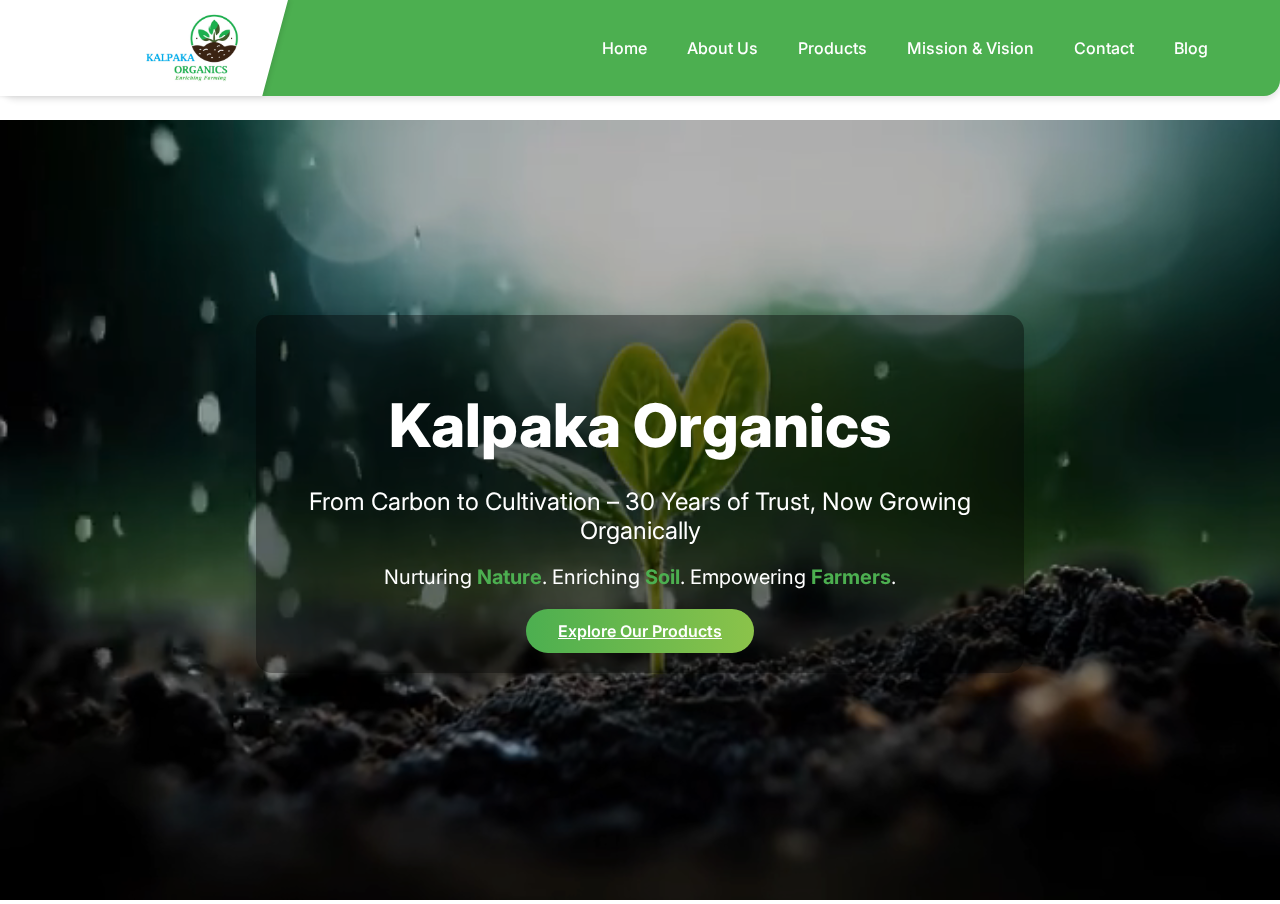
<file: index.html>
<!-- demo-runner.html -->
<!DOCTYPE html>
<html lang="en">
<head>
  <title>Website Preview Auto Runner</title>
  <style>
    body, html {
      margin: 0;
      padding: 0;
    }
    iframe {
      width: 100vw;
      height: 100vh;
      border: none;
    }
  </style>
</head>
<body>
  <iframe id="siteFrame" src="index1.html"></iframe>

  <script>
    const pages = [
      { url: "index1.html", scroll: true },
      { url: "about.html", scroll: true },
      { url: "products.html", scroll: true },
      { url: "vermi.html", scroll: true },
      { url: "organic.html", scroll: true },
      { url: "faa.html", scroll: true },
      { url: "about.html#mission-vision", scroll: false },
      { url: "contact.html", scroll: true, clicks: ["#registrationBtn", "#enquiryBtn"] },
      { url: "blog.html", scroll: true }
    ];

    const iframe = document.getElementById("siteFrame");

    let current = 0;

    async function scrollPage(frameWindow) {
      return new Promise((resolve) => {
        let scrollY = 0;
        const interval = setInterval(() => {
          frameWindow.scrollBy(0, 10);
          scrollY += 10;
          if (scrollY > frameWindow.document.body.scrollHeight) {
            clearInterval(interval);
            resolve();
          }
        }, 50);
      });
    }

    async function clickElements(frameWindow, selectors) {
      if (!selectors) return;
      for (const selector of selectors) {
        const el = frameWindow.document.querySelector(selector);
        if (el) el.click();
        await new Promise(res => setTimeout(res, 1000));
      }
    }

    async function runSequence() {
      if (current >= pages.length) {
        current = 0;
      }

      const { url, scroll, clicks } = pages[current];
      iframe.src = url;

      iframe.onload = async () => {
        const frameWindow = iframe.contentWindow;
        await new Promise(res => setTimeout(res, 1000)); // wait for load
        if (scroll) await scrollPage(frameWindow);
        await clickElements(frameWindow, clicks);
        current++;
        setTimeout(runSequence, 2000);
      };
    }

    runSequence();
  </script>
</body>
</html>
</file>
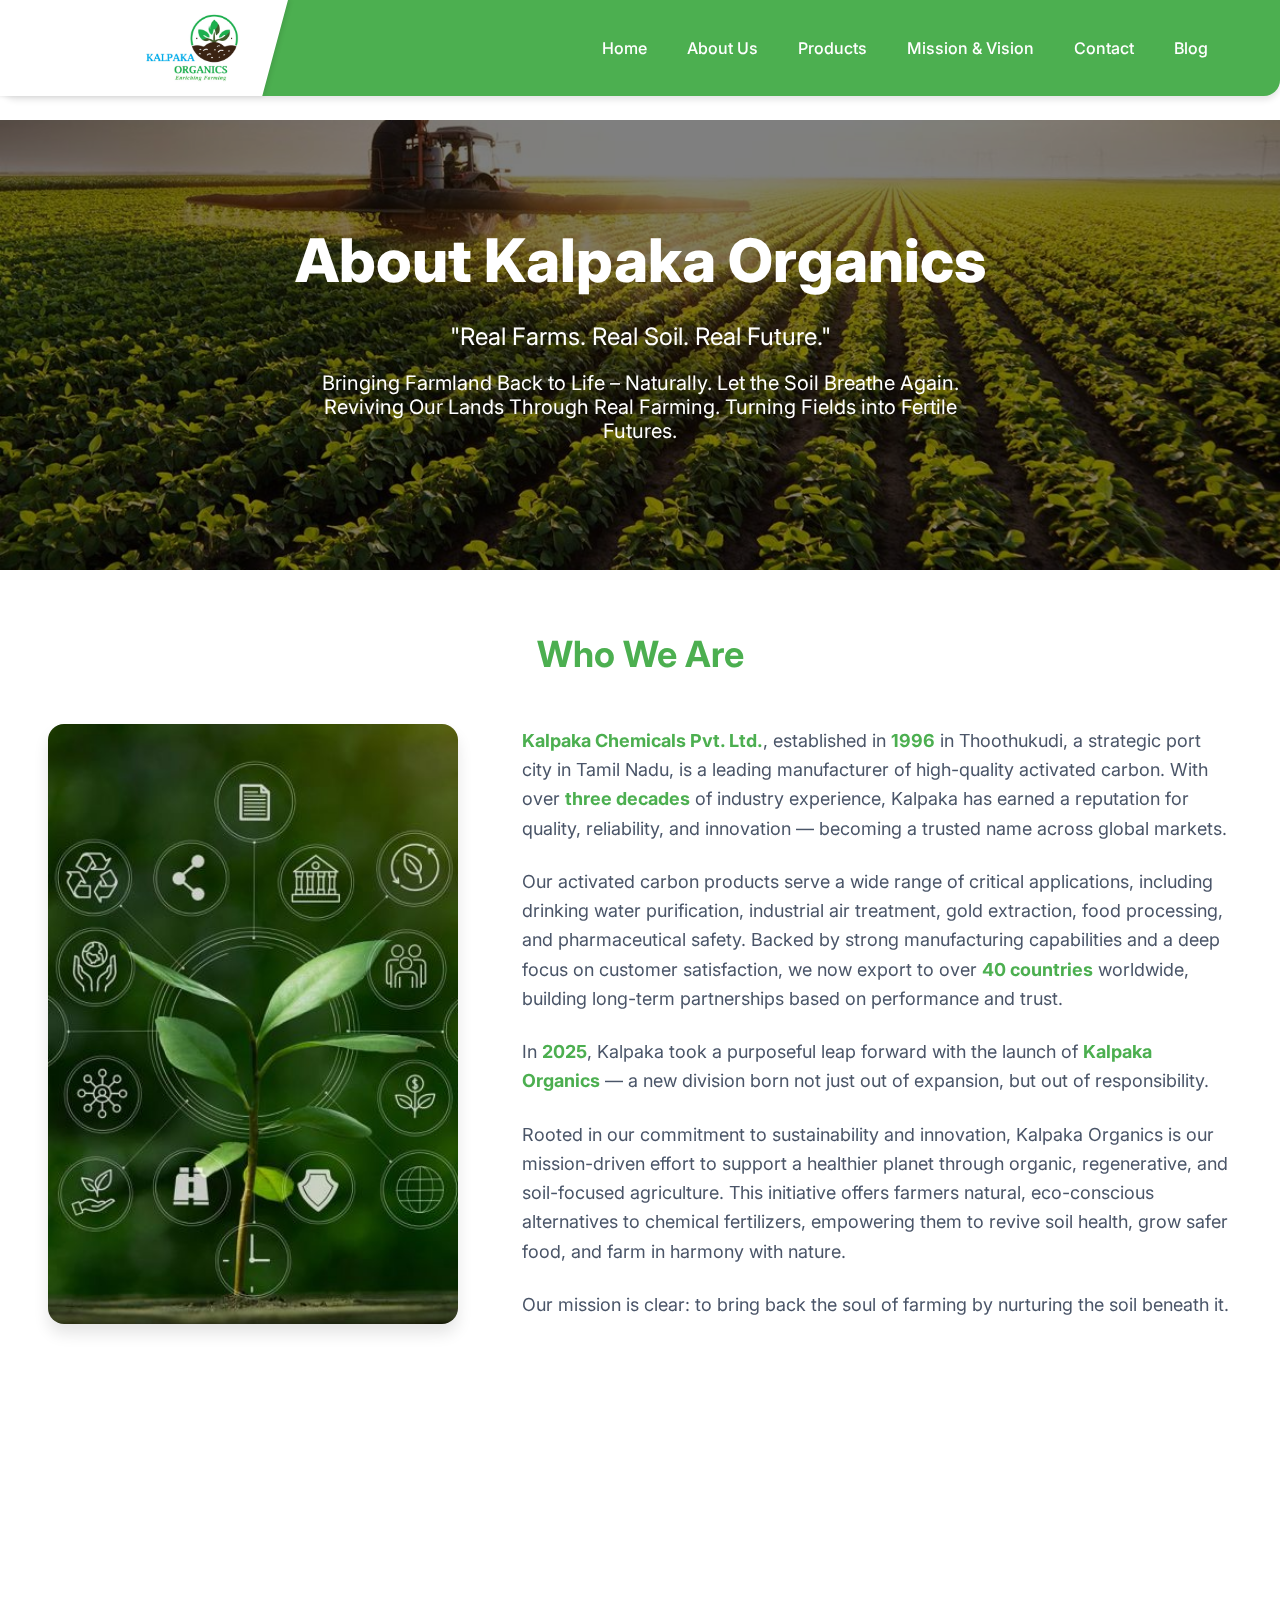
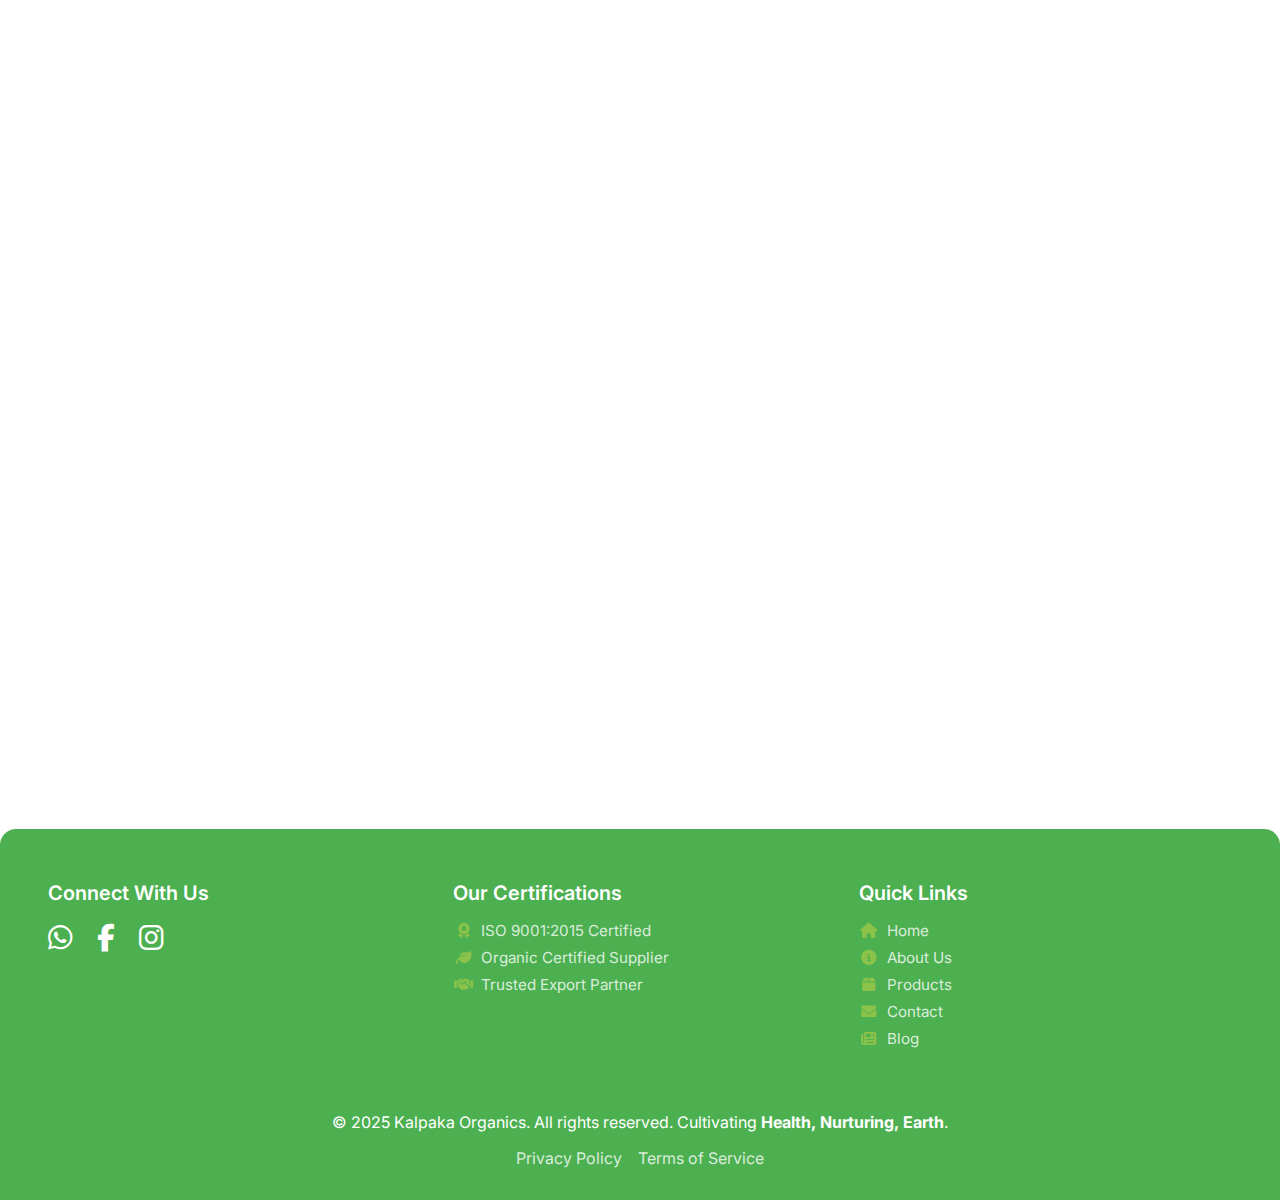
<file: about.html>
<!DOCTYPE html>
<html lang="en">
<head>
    <meta charset="UTF-8">
    <meta name="viewport" content="width=device-width, initial-scale=1.0">
    <title>About Us - Kalpaka Organics</title>
    <!-- Favicon using your provided image -->
    <link rel="icon" href="logo1.jpeg" type="image/png">
    <!-- External CSS -->
    <link rel="stylesheet" href="style.css">
    <!-- Inter Font from Google Fonts -->
    <link href="https://fonts.googleapis.com/css2?family=Inter:wght@300;400;500;600;700&display=swap" rel="stylesheet">
    <!-- Font Awesome Icons CDN -->
    <link rel="stylesheet" href="https://cdnjs.cloudflare.com/ajax/libs/font-awesome/6.5.0/css/all.min.css">
</head>
<body>

    <!-- Loader (retained from index.html) -->
    <div id="loader-wrapper">
        <div id="loader" style="background-image: url('logo1.jpeg');"></div>
    </div>

    <!-- Fixed Header/Navigation (retained from index.html) -->
    <header class="header">
        <nav class="header-nav">
            <div class="header-logo-container">
                <img src="logo1.jpeg" alt="Kalpaka Organics Logo">
            </div>
            <ul class="nav-list">
                <li><a href="index.html" class="nav-link">Home</a></li>
                <li><a href="about.html" class="nav-link">About Us</a></li>
                <li><a href="products.html" class="nav-link">Products</a></li>
                <li><a href="about.html#mission-vision" class="nav-link"> Mission & Vision</a></li>
                <li><a href="contact.html" class="nav-link">Contact</a></li>
                <li><a href="blog.html" class="nav-link">Blog</a></li>
            </ul>
            <div class="hamburger-menu" id="hamburger-menu">
                <i class="fa-solid fa-bars"></i>
            </div>
        </nav>
    </header>

    <!-- Mobile Navigation Overlay and Menu (retained from index.html) -->
    <div class="mobile-nav-overlay" id="mobile-nav-overlay"></div>
    <div class="mobile-nav" id="mobile-nav">
        <div class="close-mobile-nav" id="close-mobile-nav">
            <i class="fa-solid fa-times"></i>
        </div>
        <ul class="mobile-nav-list">
            <li><a href="index.html">Home</a></li>
            <li><a href="about.html">About Us</a></li>
            <li><a href="products.html">Products</a></li>
            <li><a href="about.html#mission-vision">Our Mission & Vision</a></li>
            <li><a href="contact.html">Contact</a></li>
            <li><a href="blog.html">Blog</a></li>
        </ul>
    </div>

    <main>
        <!-- Hero Section for About Us Page -->
        <section class="page-section hero-about" style="background-image: url('about.jpg');">
            <div class="hero-content">
                <h1 class="hero-title">About Kalpaka Organics</h1>
                <p class="hero-subtitle">"Real Farms. Real Soil. Real Future."</p>
                <p class="hero-tagline">Bringing Farmland Back to Life – Naturally. Let the Soil Breathe Again. Reviving Our Lands Through Real Farming. Turning Fields into Fertile Futures.</p>
            </div>
        </section>

        <!-- Who We Are Section -->
        <section id="who-we-are" class="page-section bg-white">
            <div class="max-w-5xl mx-auto text-center">
                <h2 class="section-heading">Who We Are</h2>
                <div class="who-we-are-layout">
                    <div class="who-we-are-image-col">
                        <img src="whowe.jpeg" alt="Kalpaka Organics Overview" class="rounded-xl shadow-lg">
                    </div>
                    <div class="who-we-are-text-col">
                        <p class="section-subheading">
                            <strong>Kalpaka Chemicals Pvt. Ltd.</strong>, established in <strong>1996</strong> in Thoothukudi, a strategic port city in Tamil Nadu, is a leading manufacturer of high-quality activated carbon. With over <strong>three decades</strong> of industry experience, Kalpaka has earned a reputation for quality, reliability, and innovation — becoming a trusted name across global markets.
                        </p>
                        <p class="section-subheading">
                            Our activated carbon products serve a wide range of critical applications, including drinking water purification, industrial air treatment, gold extraction, food processing, and pharmaceutical safety. Backed by strong manufacturing capabilities and a deep focus on customer satisfaction, we now export to over <strong>40 countries</strong> worldwide, building long-term partnerships based on performance and trust.
                        </p>
                        <p class="section-subheading">
                            In <strong>2025</strong>, Kalpaka took a purposeful leap forward with the launch of <strong>Kalpaka Organics</strong> — a new division born not just out of expansion, but out of responsibility.
                        </p>
                        <p class="section-subheading">
                            Rooted in our commitment to sustainability and innovation, Kalpaka Organics is our mission-driven effort to support a healthier planet through organic, regenerative, and soil-focused agriculture. This initiative offers farmers natural, eco-conscious alternatives to chemical fertilizers, empowering them to revive soil health, grow safer food, and farm in harmony with nature.
                        </p>
                        <p class="section-subheading">
                            Our mission is clear: to bring back the soul of farming by nurturing the soil beneath it.
                        </p>
                    </div>
                </div>
            </div>
        </section>

        <!-- Why This Shift? Section - Image on Right -->
        <section id="why-shift" class="page-section">
            <div class="max-w-5xl mx-auto text-center">
                <h2 class="section-heading">Why This Shift?</h2>
                <div class="why-shift-layout">
                    <!-- Image column first for right alignment on desktop (due to flex-direction-reverse) -->
                    <div class="why-shift-image-col">
                        <img src="shift.jpg" alt="Why Organic Shift" class="rounded-xl shadow-lg">
                    </div>
                    <div class="why-shift-text-col">
                        <p class="section-subheading">
                            Agriculture is the backbone of India, and as a company rooted in the agricultural and coastal belt of Thoothukudi, we’ve witnessed the growing challenges of soil degradation and chemical overuse.
                        </p>
                        <p class="section-subheading">
                            With rising concern for environmental health and food safety, we believe the future lies in <strong>organic farming</strong> — a sustainable approach that revives the soil, nurtures safer food systems, and ensures long-term farm productivity.
                        </p>
                        <p class="section-subheading">
                            With our technical expertise, state-of-the-art production capabilities, and a long-standing commitment to sustainability, <strong>Kalpaka Organics</strong> is proud to be part of India’s <strong>green revolution</strong> — empowering farmers and protecting the planet, one field at a time.
                        </p>
                    </div>
                </div>
            </div>
        </section>

        <!-- Combined Mission & Vision Section -->
        <section id="mission-vision" class="page-section">
            <div class="max-w-5xl mx-auto text-center">
                <h2 class="section-heading">Our Mission & Vision</h2>
                <div class="mission-vision-grid">
                    <!-- Mission Card -->
                    <div class="mission-vision-card mission">
                        <video autoplay loop muted playsinline class="card-background-video">
                            <source src="mission.mp4" type="video/mp4">
                            Your browser does not support the video tag.
                        </video>
                        <div class="card-content-wrapper">
                            <h3 class="card-heading"><i class="fa-solid fa-seedling"></i> Our Mission</h3>
                            <p class="card-text">
                                To bring organic farming back into everyday life — not as an alternative, but as the only true way of farming.
                                We are committed to restoring the natural balance between soil, crops, and farmers — just as nature intended.
                                Our goal is simple yet powerful: Revive the soil. Respect the earth. Rebuild the future.
                            </p>
                        </div>
                    </div>

                    <!-- Vision Card -->
                    <div class="mission-vision-card vision">
                        <video autoplay loop muted playsinline class="card-background-video">
                            <source src="vision.mp4" type="video/mp4">
                            Your browser does not support the video tag.
                        </video>
                        <div class="card-content-wrapper">
                            <h3 class="card-heading"><i class="fa-solid fa-eye"></i> Our Vision</h3>
                            <p class="card-text">
                                To create a future where every farm nurtures the earth, every crop grows in living, fertile soil, and every generation chooses food that is safe, pure, and natural.
                                We envision a world where organic farming is no longer a choice — it’s the norm.
                            </p>
                        </div>
                    </div>
                </div>
            </div>
        </section>
    </main>

    <!-- Footer (Updated to match index.html structure) -->
    <footer class="footer">
        <div class="footer-top-sections">
            <div class="footer-section social-media">
                <h3>Connect With Us</h3>
                <div class="social-icons">
                    <a href="https://wa.me/yourphonenumber" target="_blank" aria-label="WhatsApp"><i class="fab fa-whatsapp"></i></a>
                    <a href="https://facebook.com/yourpagename" target="_blank" aria-label="Facebook"><i class="fab fa-facebook-f"></i></a>
                    <a href="https://instagram.com/yourusername" target="_blank" aria-label="Instagram"><i class="fab fa-instagram"></i></a>
                </div>
            </div>
            <div class="footer-section certifications">
                <h3>Our Certifications</h3>
                <ul>
                    <li><i class="fa-solid fa-award"></i> ISO 9001:2015 Certified</li>
                    <li><i class="fa-solid fa-leaf"></i> Organic Certified Supplier</li>
                    <li><i class="fa-solid fa-handshake"></i> Trusted Export Partner</li>
                </ul>
            </div>
            <!-- Quick Links Section with Icons -->
            <div class="footer-section quick-links">
                <h3>Quick Links</h3>
                <ul>
                    <li><a href="index.html"><i class="fa-solid fa-home"></i> Home</a></li>
                    <li><a href="about.html"><i class="fa-solid fa-circle-info"></i> About Us</a></li>
                    <li><a href="products.html"><i class="fa-solid fa-box"></i> Products</a></li>
                    <li><a href="contact.html"><i class="fa-solid fa-envelope"></i> Contact</a></li>
                    <li><a href="blog.html"><i class="fa-solid fa-newspaper"></i> Blog</a></li>
                </ul>
            </div>
        </div>
        <div class="footer-bottom-copyright">
            <p>&copy; 2025 Kalpaka Organics. All rights reserved. Cultivating <strong style="color: white;">Health, Nurturing, Earth</strong>.</p>
            <div class="footer-links">
                <a href="#">Privacy Policy</a>
                <a href="#">Terms of Service</a>
            </div>
        </div>
    </footer>

    <script>
        document.addEventListener('DOMContentLoaded', () => {
            // --- Loader Logic ---
            const loaderWrapper = document.getElementById('loader-wrapper');
            window.addEventListener('load', () => {
                loaderWrapper.classList.add('loader-hidden');
            });

            // --- Mobile Navigation Logic ---
            const hamburgerMenu = document.getElementById('hamburger-menu');
            const mobileNav = document.getElementById('mobile-nav');
            const closeMobileNav = document.getElementById('close-mobile-nav');
            const mobileNavOverlay = document.getElementById('mobile-nav-overlay');
            const mobileNavLinks = document.querySelectorAll('.mobile-nav-list a');

            hamburgerMenu.addEventListener('click', () => {
                mobileNav.classList.add('open');
                mobileNavOverlay.classList.add('open');
            });

            closeMobileNav.addEventListener('click', () => {
                mobileNav.classList.remove('open');
                mobileNavOverlay.classList.remove('open');
            });

            mobileNavOverlay.addEventListener('click', () => {
                mobileNav.classList.remove('open');
                mobileNavOverlay.classList.remove('open');
            });

            mobileNavLinks.forEach(link => {
                link.addEventListener('click', () => {
                    mobileNav.classList.remove('open');
                    mobileNavOverlay.classList.remove('open');
                });
            });

            // --- Page Section Intersection Observer (retained and adapted for about page) ---
            const sections = document.querySelectorAll('.page-section');
            const sectionObserver = new IntersectionObserver((entries) => {
                entries.forEach(entry => {
                    if (entry.isIntersecting) {
                        entry.target.classList.add('active');
                    } else {
                        // Optionally remove 'active' class when out of view for re-animation on scroll back
                        // entry.target.classList.remove('active');
                    }
                });
            }, {
                rootMargin: '0px',
                threshold: 0.1 // Trigger when 10% of the section is visible
            });

            // Observe all sections, including the hero on this page, as it's not "active" by default here
            sections.forEach(section => {
                sectionObserver.observe(section);
            });
        });
    </script>
</body>
</html>
</file>
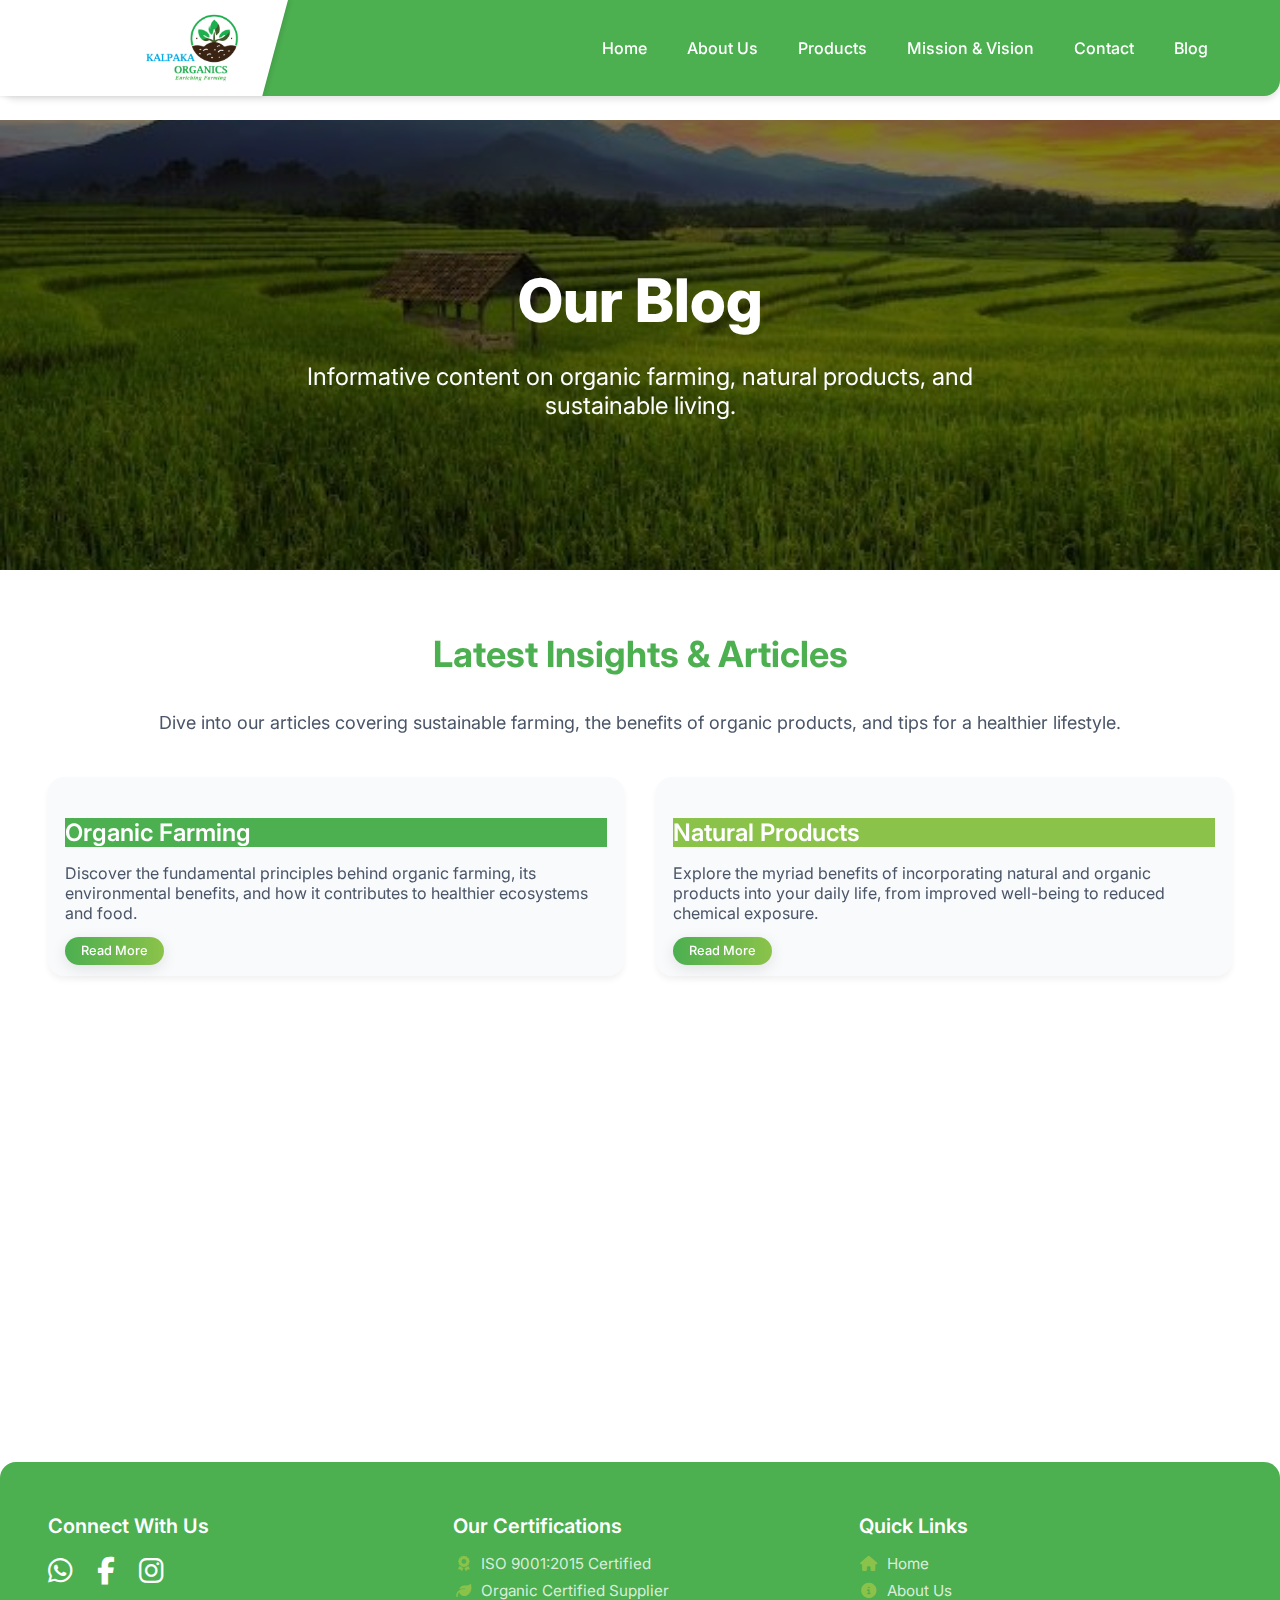
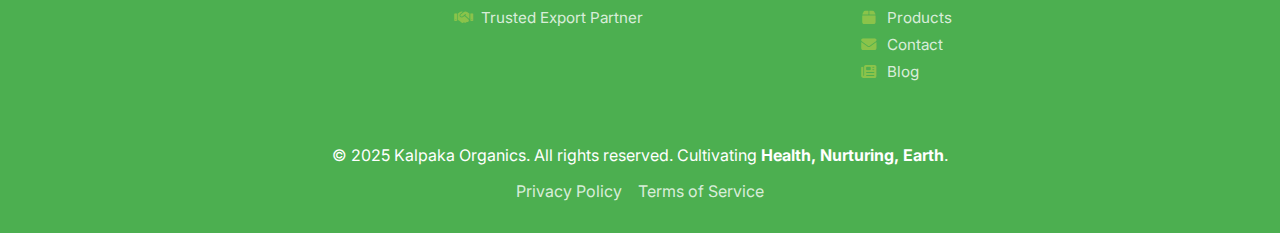
<file: blog.html>
<!DOCTYPE html>
<html lang="en">
<head>
    <meta charset="UTF-8">
    <meta name="viewport" content="width=device-width, initial-scale=1.0">
    <title>Kalpaka Organics - Blog</title>
    <!-- Favicon -->
    <link rel="icon" href="logo1.jpeg" type="image/png">

    <!-- Custom CSS - This links to your provided style.css -->
    <link rel="stylesheet" href="style.css">

    <!-- Google Fonts: Inter for body -->
    <link href="https://fonts.googleapis.com/css2?family=Inter:wght@300;400;500;600;700&display=swap" rel="stylesheet">
    <!-- Font Awesome Icons CDN -->
    <link rel="stylesheet" href="https://cdnjs.cloudflare.com/ajax/libs/font-awesome/6.5.0/css/all.min.css">
</head>
<body>

    <!-- Loader -->
    <div id="loader-wrapper">
        <div id="loader" style="background-image: url('logo1.jpeg');"></div>
    </div>

    <!-- Fixed Header/Navigation -->
    <header class="header">
        <nav class="header-nav">
            <!-- Logo and Title -->
            <div class="header-logo-container">
                <img src="logo1.jpeg" alt="Kalpaka Organics Logo">
            </div>
            <!-- Desktop Navigation -->
            <ul class="nav-list">
                <li><a href="index.html" class="nav-link">Home</a></li>
                <li><a href="about.html" class="nav-link">About Us</a></li>
                <li><a href="products.html" class="nav-link">Products</a></li>
                <li><a href="about.html#mission-vision" class="nav-link">Mission & Vision</a></li>
                <li><a href="contact.html" class="nav-link">Contact</a></li>
                <li><a href="blog.html" class="nav-link">Blog</a></li>
            </ul>
            <!-- Hamburger Menu Icon -->
            <div class="hamburger-menu" id="hamburger-menu">
                <i class="fa-solid fa-bars"></i>
            </div>
        </nav>
    </header>

    <!-- Mobile Navigation Overlay and Menu -->
    <div class="mobile-nav-overlay" id="mobile-nav-overlay"></div>
    <div class="mobile-nav" id="mobile-nav">
        <div class="close-mobile-nav" id="close-mobile-nav">
            <i class="fa-solid fa-times"></i>
        </div>
        <ul class="mobile-nav-list">
            <li><a href="index.html">Home</a></li>
            <li><a href="about.html">About Us</a></li>
            <li><a href="products.html">Products</a></li>
            <li><a href="about.html#mission-vision">Mission & Vision</a></li>
            <li><a href="contact.html">Contact</a></li>
            <li><a href="blog.html">Blog</a></li>
        </ul>
    </div>

    <main>
        <!-- Hero Section for Blog Page -->
        <section class="page-section hero-about" style="background-image: url('blog.jpg');">
            <div class="hero-content">
                <h1 class="hero-title">Our Blog</h1>
                <p class="hero-subtitle">Informative content on organic farming, natural products, and sustainable living.</p>
            </div>
        </section>

        <!-- Blog Posts Section -->
        <section id="blog-posts" class="page-section">
            <div class="max-w-5xl mx-auto text-center">
                <h2 class="section-heading">Latest Insights & Articles</h2>
                <p class="section-subheading">
                    Dive into our articles covering sustainable farming, the benefits of organic products, and tips for a healthier lifestyle.
                </p>

                <div class="blog-grid">
                    <!-- Blog Post 1 -->
                    <div class="blog-post-card animate-slide-up">
                        <div class="blog-square-top" style="background-color: var(--color-primary-green);">
                            <h3 class="blog-square-title">Organic Farming</h3>
                        </div>
                        <div class="blog-content-below-square">
                            <p>Discover the fundamental principles behind organic farming, its environmental benefits, and how it contributes to healthier ecosystems and food.</p>
                            <a href="#" class="btn-modern">Read More</a>
                        </div>
                    </div>

                    <!-- Blog Post 2 -->
                    <div class="blog-post-card animate-slide-up">
                        <div class="blog-square-top" style="background-color: var(--color-secondary-green);">
                            <h3 class="blog-square-title">Natural Products</h3>
                        </div>
                        <div class="blog-content-below-square">
                            <p>Explore the myriad benefits of incorporating natural and organic products into your daily life, from improved well-being to reduced chemical exposure.</p>
                            <a href="#" class="btn-modern">Read More</a>
                        </div>
                    </div>

                    <!-- Blog Post 3 -->
                    <div class="blog-post-card animate-slide-up">
                        <div class="blog-square-top" style="background-color: var(--color-primary-green);">
                            <h3 class="blog-square-title">Soil Health</h3>
                        </div>
                        <div class="blog-content-below-square">
                            <p>Delve into the crucial role of healthy soil in organic farming, its biodiversity, and how sustainable practices nurture this vital resource.</p>
                            <a href="#" class="btn-modern">Read More</a>
                        </div>
                    </div>

                    <!-- Blog Post 4 -->
                    <div class="blog-post-card animate-slide-up">
                        <div class="blog-square-top" style="background-color: var(--color-secondary-green);">
                            <h3 class="blog-square-title">Pest Control</h3>
                        </div>
                        <div class="blog-content-below-square">
                            <p>Learn about effective and environmentally safe methods for managing pests in your garden without resorting to harmful synthetic chemicals.</p>
                            <a href="#" class="btn-modern">Read More</a>
                        </div>
                    </div>

                    <!-- Blog Post 5 -->
                    <div class="blog-post-card animate-slide-up">
                        <div class="blog-square-top" style="background-color: var(--color-primary-green);">
                            <h3 class="blog-square-title">Composting</h3>
                        </div>
                        <div class="blog-content-below-square">
                            <p>Start your composting journey with this easy-to-follow guide, turning kitchen scraps and yard waste into valuable organic fertilizer.</p>
                            <a href="#" class="btn-modern">Read More</a>
                        </div>
                    </div>

                    <!-- Blog Post 6 -->
                    <div class="blog-post-card animate-slide-up">
                        <div class="blog-square-top" style="background-color: var(--color-secondary-green);">
                            <h3 class="blog-square-title">Sustainable Living</h3>
                        </div>
                        <div class="blog-content-below-square">
                            <p>Explore practical tips and habits you can adopt in your daily life to contribute to a more sustainable and eco-conscious world.</p>
                            <a href="#" class="btn-modern">Read More</a>
                        </div>
                    </div>
                </div>
            </div>
        </section>
    </main>

    <!-- Footer -->
    <footer class="footer">
        <div class="footer-top-sections">
            <div class="footer-section social-media">
                <h3>Connect With Us</h3>
                <div class="social-icons">
                    <a href="https://wa.me/yourphonenumber" target="_blank" aria-label="WhatsApp"><i class="fab fa-whatsapp"></i></a>
                    <a href="https://facebook.com/yourpagename" target="_blank" aria-label="Facebook"><i class="fab fa-facebook-f"></i></a>
                    <a href="https://instagram.com/yourusername" target="_blank" aria-label="Instagram"><i class="fab fa-instagram"></i></a>
                </div>
            </div>
            <div class="footer-section certifications">
                <h3>Our Certifications</h3>
                <ul>
                    <li><i class="fa-solid fa-award"></i> ISO 9001:2015 Certified</li>
                    <li><i class="fa-solid fa-leaf"></i> Organic Certified Supplier</li>
                    <li><i class="fa-solid fa-handshake"></i> Trusted Export Partner</li>
                </ul>
            </div>
            <!-- New Quick Links Section with Icons -->
            <div class="footer-section quick-links">
                <h3>Quick Links</h3>
                <ul>
                    <li><a href="index.html"><i class="fa-solid fa-home"></i> Home</a></li>
                    <li><a href="about.html"><i class="fa-solid fa-circle-info"></i> About Us</a></li>
                    <li><a href="products.html"><i class="fa-solid fa-box"></i> Products</a></li>
                    <li><a href="contact.html"><i class="fa-solid fa-envelope"></i> Contact</a></li>
                    <li><a href="blog.html"> <i class="fa-solid fa-newspaper"></i> Blog</a></li>
                </ul>
            </div>
        </div>
        <div class="footer-bottom-copyright">
            <p>&copy; 2025 Kalpaka Organics. All rights reserved. Cultivating <strong style="color: white;">Health, Nurturing, Earth</strong>.</p>
            <div class="footer-links">
                <a href="#">Privacy Policy</a>
                <a href="#">Terms of Service</a>
            </div>
        </div>
    </footer>

    <!-- JavaScript for loader/mobile nav and Intersection Observer -->
    <script>
        document.addEventListener('DOMContentLoaded', () => {
            // --- Loader Logic ---
            const loaderWrapper = document.getElementById('loader-wrapper');
            window.addEventListener('load', () => {
                loaderWrapper.classList.add('loader-hidden');
            });

            // --- Mobile Navigation Logic ---
            const hamburgerMenu = document.getElementById('hamburger-menu');
            const mobileNav = document.getElementById('mobile-nav');
            const closeMobileNav = document.getElementById('close-mobile-nav');
            const mobileNavOverlay = document.getElementById('mobile-nav-overlay');
            const mobileNavLinks = document.querySelectorAll('.mobile-nav-list a');

            hamburgerMenu.addEventListener('click', () => {
                mobileNav.classList.add('open');
                mobileNavOverlay.classList.add('open');
            });

            closeMobileNav.addEventListener('click', () => {
                mobileNav.classList.remove('open');
                mobileNavOverlay.classList.remove('open');
            });

            mobileNavOverlay.addEventListener('click', () => {
                mobileNav.classList.remove('open');
                mobileNavOverlay.classList.remove('open');
            });

            mobileNavLinks.forEach(link => {
                link.addEventListener('click', () => {
                    mobileNav.classList.remove('open');
                    mobileNavOverlay.classList.remove('open');
                });
            });

            // --- Page Section Intersection Observer (for scroll animations) ---
            const sections = document.querySelectorAll('.page-section');
            const sectionObserver = new IntersectionObserver((entries) => {
                entries.forEach(entry => {
                    if (entry.isIntersecting) {
                        entry.target.classList.add('active');
                    } else {
                        // Optionally remove 'active' class when out of view for re-animation on scroll back
                        // entry.target.classList.remove('active');
                    }
                });
            }, {
                rootMargin: '0px',
                threshold: 0.1 // Trigger when 10% of the section is visible
            });

            // Observe all sections
            sections.forEach(section => {
                sectionObserver.observe(section);
            });

            // --- Blog Post Card Animation (using animate-slide-up) ---
            const blogPostCards = document.querySelectorAll('.blog-post-card');
            const blogCardObserver = new IntersectionObserver((entries) => {
                entries.forEach(entry => {
                    if (entry.isIntersecting) {
                        entry.target.classList.add('in-view');
                    } else {
                        // Optional: remove 'in-view' if you want them to re-animate on scroll back
                        // entry.target.classList.remove('in-view');
                    }
                });
            }, {
                rootMargin: '0px',
                threshold: 0.2 // Trigger when 20% of the card is visible
            });

            blogPostCards.forEach(card => {
                blogCardObserver.observe(card);
            });
        });
    </script>
</body>
</html>
</file>
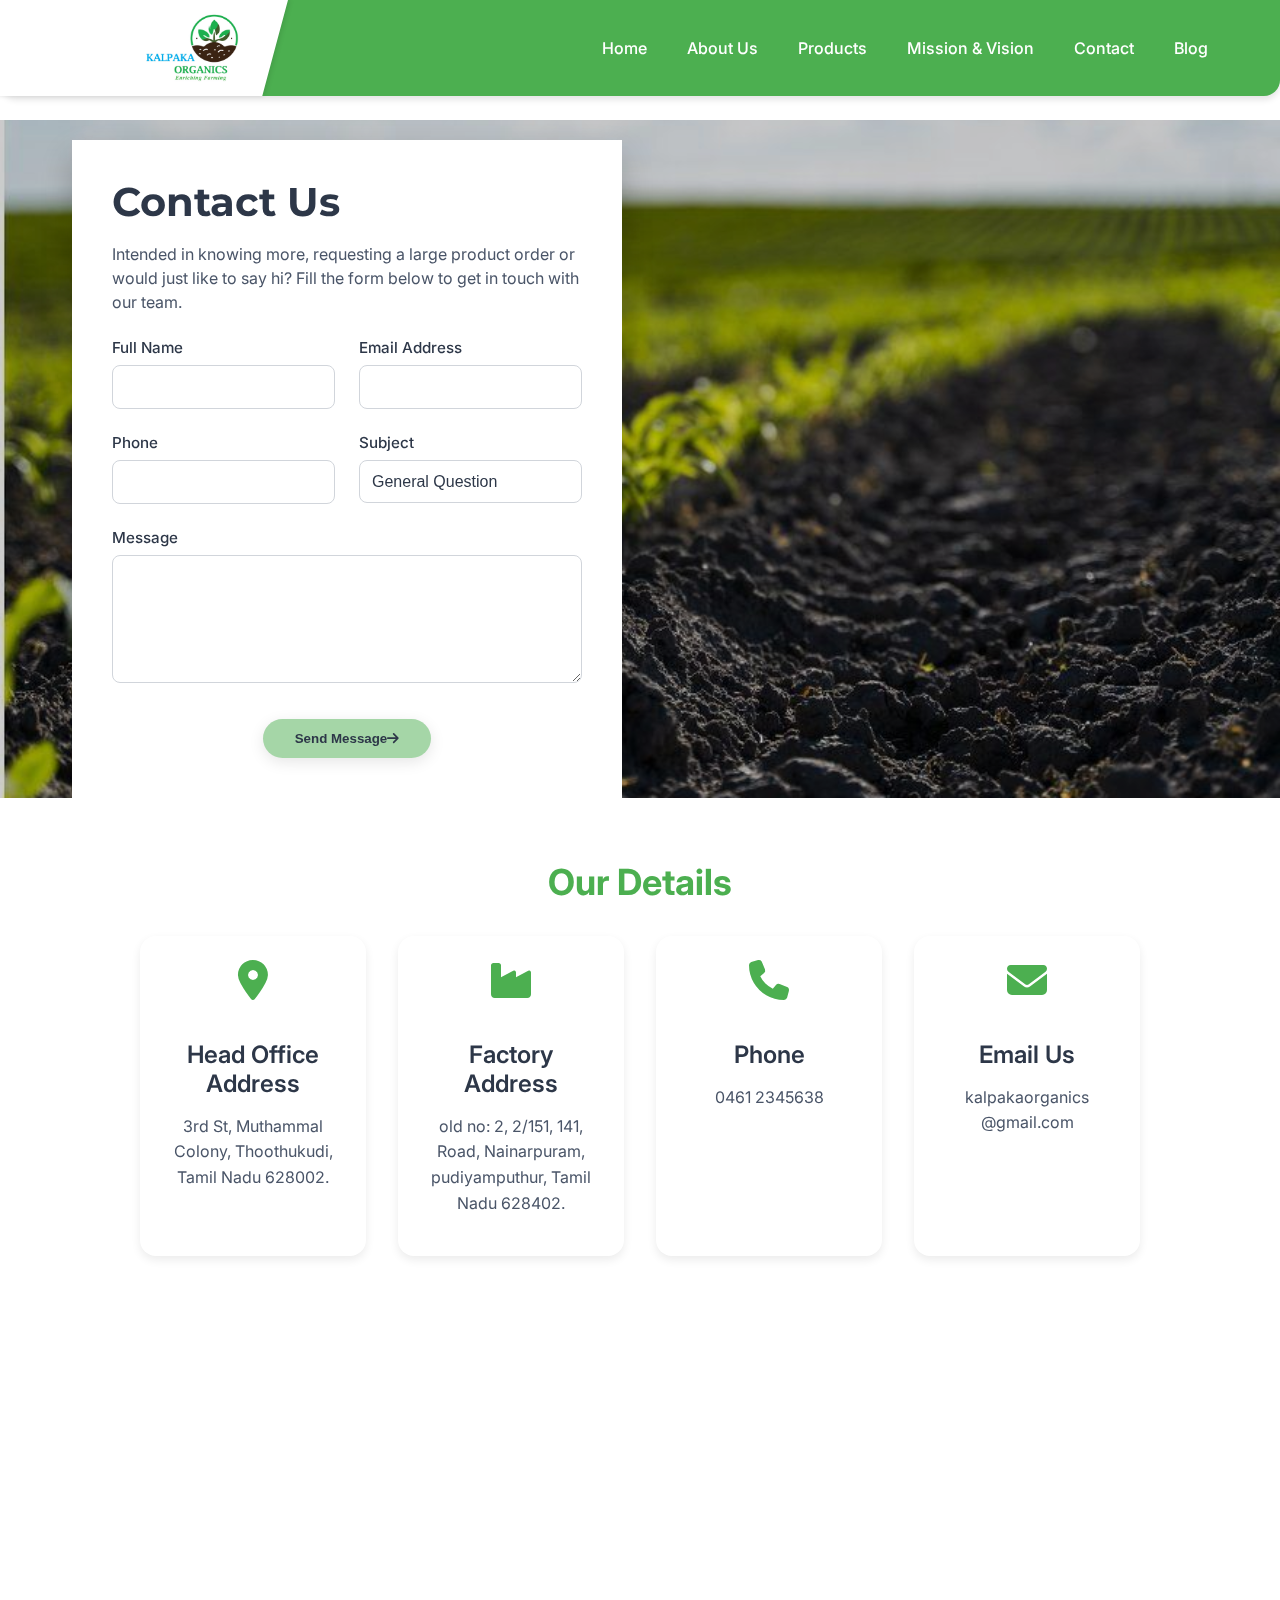
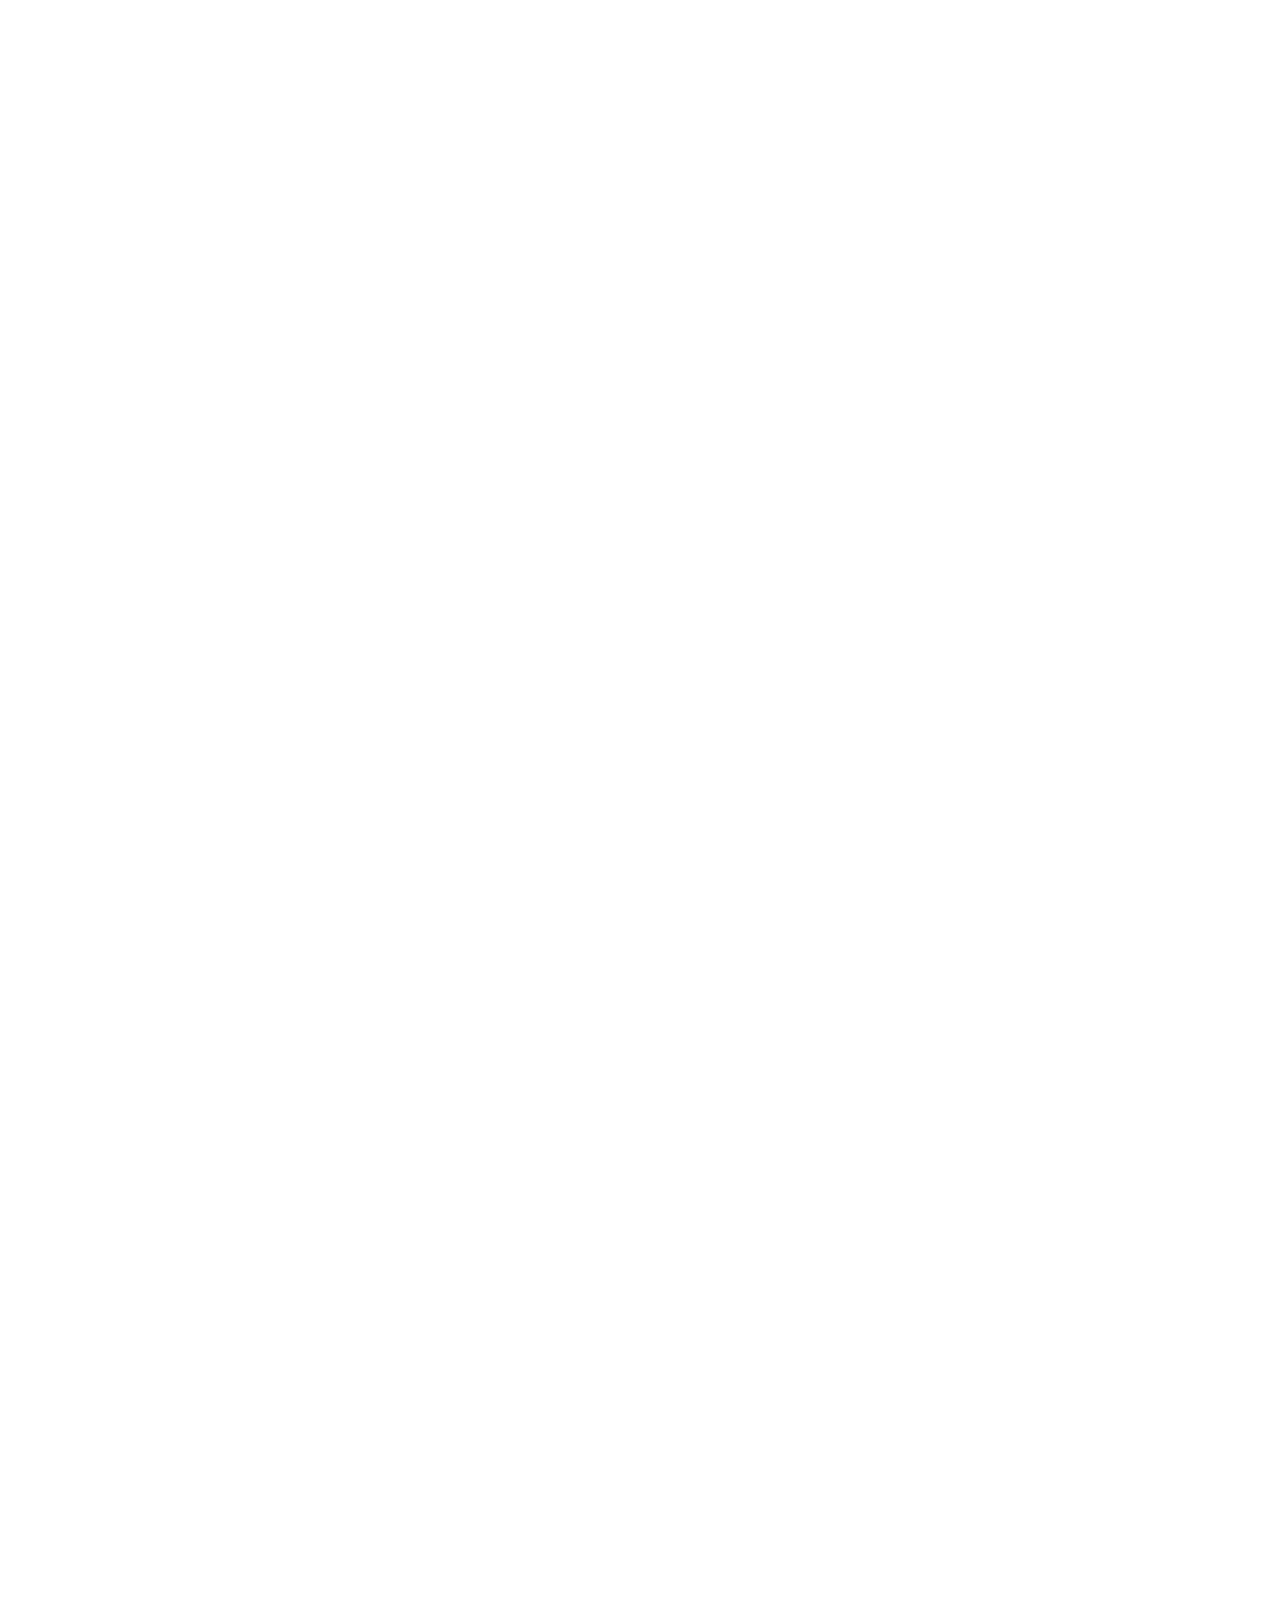
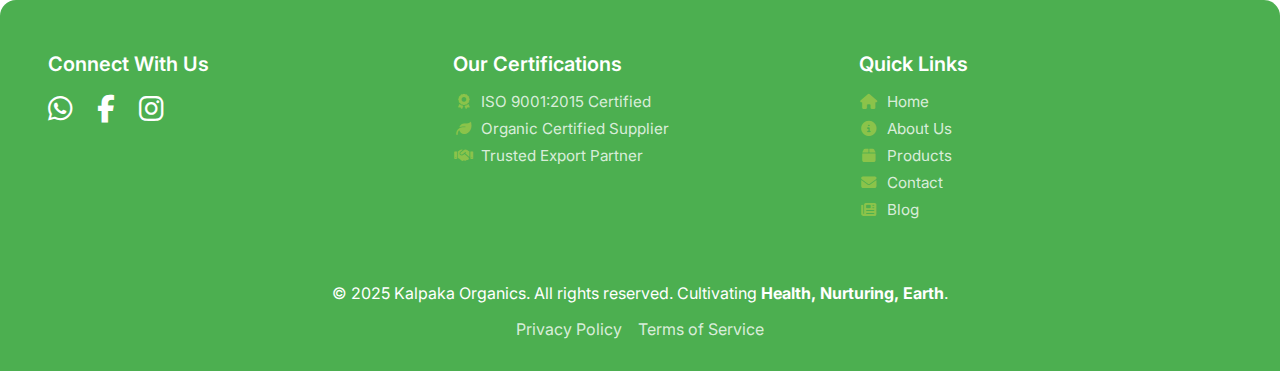
<file: contact.html>
<!DOCTYPE html>
<html lang="en">
<head>
    <meta charset="UTF-8">
    <meta name="viewport" content="width=device-width, initial-scale=1.0">
    <title>Kalpaka Organics - Contact Us</title>
    <!-- Favicon -->
    <link rel="icon" href="logo1.jpeg" type="image/png">

    <!-- Custom CSS - This links to your provided style.css -->
    <link rel="stylesheet" href="style.css">

    <!-- Google Fonts: Inter for body, Montserrat for headings (added Montserrat for consistency with previous outputs) -->
    <link href="https://fonts.googleapis.com/css2?family=Inter:wght@300;400;500;600;700&family=Montserrat:wght@400;500;600;700&display=swap" rel="stylesheet">
    <!-- Font Awesome Icons CDN -->
    <link rel="stylesheet" href="https://cdnjs.cloudflare.com/ajax/libs/font-awesome/6.5.0/css/all.min.css">
</head>
<body>

    <!-- Loader -->
    <div id="loader-wrapper">
        <div id="loader" style="background-image: url('logo1.jpeg');"></div>
    </div>

    <!-- Fixed Header/Navigation - Using your existing header structure -->
    <header class="header">
        <nav class="header-nav">
            <!-- Logo and Title -->
            <div class="header-logo-container">
                <img src="logo1.jpeg" alt="Kalpaka Organics Logo">
            </div>
            <!-- Desktop Navigation -->
            <ul class="nav-list">
                <li><a href="index.html" class="nav-link">Home</a></li>
                <li><a href="about.html" class="nav-link">About Us</a></li>
                <li><a href="products.html" class="nav-link">Products</a></li>
                <li><a href="about.html#mission-vision" class="nav-link">Mission & Vision</a></li>
                <li><a href="contact.html" class="nav-link">Contact</a></li>
                <li><a href="blog.html" class="nav-link">Blog</a></li>
            </ul>
            <!-- Hamburger Menu Icon -->
            <div class="hamburger-menu" id="hamburger-menu">
                <i class="fa-solid fa-bars"></i>
            </div>
        </nav>
    </header>

    <!-- Mobile Navigation Overlay and Menu -->
    <div class="mobile-nav-overlay" id="mobile-nav-overlay"></div>
    <div class="mobile-nav" id="mobile-nav">
        <div class="close-mobile-nav" id="close-mobile-nav">
            <i class="fa-solid fa-times"></i>
        </div>
        <ul class="mobile-nav-list">
            <li><a href="index.html">Home</a></li>
            <li><a href="about.html">About Us</a></li>
            <li><a href="products.html">Products</a></li>
            <li><a href="about.html#mission-vision">Our Mission & Vision</a></li>
            <li><a href="contact.html">Contact</a></li>
            <li><a href="blog.html">Blog</a></li>
        </ul>
    </div>

    <main>
        <!-- Contact Us Hero Section with Overlapping Background and Floating Form -->
        <section id="contact-hero" class="page-section contact-hero-section active">
            <!-- The background image is now a CSS pseudo-element on contact-hero-section -->
            <div class="contact-hero-content-wrapper">
                <!-- The white floating contact form card -->
                <div class="contact-form-card fade-in-left">
                    <h1 class="contact-card-title">Contact Us</h1>
                    <p class="contact-card-subtitle">Intended in knowing more, requesting a large product order or would just like to say hi? Fill the form below to get in touch with our team.</p>
                    <form id="contact-main-form"> <!-- Main Contact Form -->
                        <div class="form-group-inline">
                            <div class="form-group">
                                <label for="contact-name">Full Name</label>
                                <input type="text" id="contact-name" name="name" placeholder="" required>
                            </div>
                            <div class="form-group">
                                <label for="contact-email">Email Address</label>
                                <input type="email" id="contact-email" name="email" placeholder="" required>
                            </div>
                        </div>
                        <div class="form-group-inline">
                            <div class="form-group">
                                <label for="contact-phone">Phone</label>
                                <input type="tel" id="contact-phone" name="phone" placeholder="">
                            </div>
                            <div class="form-group">
                                <label for="contact-subject">Subject</label>
                                <select id="contact-subject" name="subject">
                                    <option value="general">General Question</option>
                                    <option value="sales">Sales Inquiry</option>
                                    <option value="support">Support Request</option>
                                </select>
                            </div>
                        </div>
                        <div class="form-group">
                            <label for="contact-message">Message</label>
                            <textarea id="contact-message" name="message" rows="5" placeholder=""></textarea>
                        </div>
                        <div class="form-submit-center">
                            <button type="submit" class="btn-modern-green">Send Message <i class="fa-solid fa-arrow-right ml-2"></i></button>
                        </div>
                    </form>
                    <div id="contact-main-form-message" class="text-center mt-4"></div> <!-- Message div for main form -->
                </div>
            </div>
        </section>

        <!-- General Contact Details Section -->
        <section id="contact-details" class="page-section bg-gray-50">
            <div class="content-container">
                <h2 class="section-heading">Our Details</h2>
                <div class="contact-info-grid">
                    <div class="contact-item fade-in-up">
                        <i class="fa-solid fa-location-dot"></i>
                        <h3>Head Office Address</h3>
                        <p>3rd St, Muthammal Colony, Thoothukudi, Tamil Nadu 628002.</p>
                    </div>
                    <div class="contact-item fade-in-up">
                        <i class="fa-solid fa-industry"></i>
                        <h3>Factory Address</h3>
                        <p> old no: 2, 2/151, 141, Road, Nainarpuram, pudiyamputhur, Tamil Nadu 628402.</p>
                    </div>
                    <div class="contact-item fade-in-up">
                        <i class="fa-solid fa-phone"></i>
                        <h3>Phone</h3>
                        <p>0461 2345638</p>
                        <p></p>
                    </div>
                    <div class="contact-item fade-in-up">
                        <i class="fa-solid fa-envelope"></i>
                        <h3>Email Us</h3>
                        <p>kalpakaorganics<br>@gmail.com</p>
                        <p></p>
                    </div>
                </div>
            </div>
        </section>

        <!-- Google Map Section -->
        <section id="contact-map" class="page-section">
            <div class="content-container">
                <h2 class="section-heading">Find Us on Map</h2>
                <div class="google-map-iframe-wrapper fade-in-up">
                    <iframe src="https://www.google.com/maps/embed?pb=!1m18!1m12!1m3!1d3934.063498396373!2d78.12900667502078!3d8.817413690765251!2m3!1f0!2f0!3f0!3m2!1i1024!2i768!4f13.1!3m3!1m2!1s0x3b03eff3f37149e9%3A0x6756f6f6f5aad59!2sKalpaka%20Chemicals%20Pvt%20Ltd!5e0!3m2!1sen!2sin!4v1720420000000!5m2!1sen!2sin"
                        allowfullscreen="" loading="lazy" referrerpolicy="no-referrer-when-downgrade"></iframe>
                </div>
            </div>
        </section>

        <!-- Registration & Enquiry Forms Section (Tabbed) -->
        <section id="registration-enquiry" class="page-section bg-gray-50">
            <div class="content-container">
                <h2 class="section-heading">Registration & Enquiry</h2>
                <div class="tab-buttons fade-in-up">
                    <button class="tab-button active" data-tab="supplier-reg" >Supplier Registration</button>
                    <button class="tab-button" data-tab="distributor-reg" id ="registrationBtn">Distributor Registration</button>
                    <button class="tab-button" data-tab="enquiry" id="enquiryBtn">Enquiry</button>
                </div>

                <div id="supplier-reg" class="tab-content active fade-in-up">
                    <form id="supplier-reg-form"> <!-- Supplier Registration Form -->
                        <input type="hidden" name="_subject" value="Supplier Registration Form Submission"> <!-- Hidden subject field -->
                        <div class="form-group">
                            <label for="supplier-name">Name</label>
                            <input type="text" id="supplier-name" name="name" required>
                        </div>
                        <div class="form-group">
                            <label for="supplier-email">Email</label>
                            <input type="email" id="supplier-email" name="email" required>
                        </div>
                        <div class="form-group">
                            <label for="supplier-country">Country</label>
                            <input type="text" id="supplier-country" name="country">
                        </div>
                        <div class="form-group">
                            <label for="supplier-company">Company Name</label>
                            <input type="text" id="supplier-company" name="company">
                        </div>
                        <div class="form-group">
                            <label for="supplier-phone">Phone</label>
                            <input type="tel" id="supplier-phone" name="phone">
                        </div>
                        <div class="form-group">
                            <label for="supplier-city">City</label>
                            <input type="text" id="supplier-city" name="city">
                        </div>
                        <div class="form-group">
                            <label for="supplier-product-details">Please Share Your Products details</label>
                            <textarea id="supplier-product-details" name="product_details" rows="5"></textarea>
                        </div>
                        <div class="form-submit-center">
                            <button type="submit" class="btn-modern">Register as Supplier</button>
                        </div>
                    </form>
                    <div id="supplier-reg-form-message" class="text-center mt-4"></div> <!-- Message div for supplier form -->
                </div>

                <div id="distributor-reg" class="tab-content fade-in-up">
                    <form id="distributor-reg-form"> <!-- Distributor Registration Form -->
                        <input type="hidden" name="_subject" value="Distributor Registration Form Submission"> <!-- Hidden subject field -->
                        <div class="form-group">
                            <label for="distributor-name">Name</label>
                            <input type="text" id="distributor-name" name="name" required>
                        </div>
                        <div class="form-group">
                            <label for="distributor-email">Email</label>
                            <input type="email" id="distributor-email" name="email" required>
                        </div>
                        <div class="form-group">
                            <label for="distributor-country">Country</label>
                            <input type="text" id="distributor-country" name="country">
                        </div>
                        <div class="form-group">
                            <label for="distributor-company">Company Name</label>
                            <input type="text" id="distributor-company" name="company">
                        </div>
                        <div class="form-group">
                            <label for="distributor-phone">Phone</label>
                            <input type="tel" id="distributor-phone" name="phone">
                        </div>
                        <div class="form-group">
                            <label for="distributor-city">City</label>
                            <input type="text" id="distributor-city" name="city">
                        </div>
                        <div class="form-group">
                            <label for="distributor-product-details">Please Share Your Products details</label>
                            <textarea id="distributor-product-details" name="product_details" rows="5"></textarea>
                        </div>
                        <div class="form-submit-center">
                            <button type="submit" class="btn-modern">Register as Distributor</button>
                        </div>
                    </form>
                    <div id="distributor-reg-form-message" class="text-center mt-4"></div> <!-- Message div for distributor form -->
                </div>

                <div id="enquiry" class="tab-content fade-in-up">
                    <form id="enquiry-form"> <!-- Enquiry Form -->
                        <input type="hidden" name="_subject" value="Enquiry Form Submission"> <!-- Hidden subject field -->
                        <div class="form-group">
                            <label for="enquiry-name">Name</label>
                            <input type="text" id="enquiry-name" name="name" required>
                        </div>
                        <div class="form-group">
                            <label for="enquiry-email">Email</label>
                            <input type="email" id="enquiry-email" name="email" required>
                        </div>
                        <div class="form-group">
                            <label for="enquiry-country">Country</label>
                            <input type="text" id="enquiry-country" name="country">
                        </div>
                        <div class="form-group">
                            <label for="enquiry-company">Company Name</label>
                            <input type="text" id="enquiry-company" name="company">
                        </div>
                        <div class="form-group">
                            <label for="enquiry-contact-number">Contact Number</label>
                            <input type="tel" id="enquiry-contact-number" name="contact_number">
                        </div>
                        <div class="form-group">
                            <label for="enquiry-city">City</label>
                            <input type="text" id="enquiry-city" name="city">
                        </div>
                        <div class="form-group">
                            <label for="enquiry-product-required">Product Required</label>
                            <input type="text" id="enquiry-product-required" name="product_required">
                        </div>
                        <div class="form-group">
                            <label for="enquiry-quantity-required">Quantity Required</label>
                            <input type="text" id="enquiry-quantity-required" name="quantity_required">
                        </div>
                        <div class="form-group">
                            <label for="enquiry-application">Application</label>
                            <input type="text" id="enquiry-application" name="application">
                        </div>
                        <div class="form-group">
                            <label for="enquiry-specification">Specification</label>
                            <input type="text" id="enquiry-specification" name="specification">
                        </div>
                        <div class="form-group">
                            <label for="enquiry-requirement">Share Your Requirement</label>
                            <textarea id="enquiry-requirement" name="requirement" rows="5"></textarea>
                        </div>
                        <div class="form-submit-center">
                            <button type="submit" class="btn-modern">Submit Enquiry</button>
                        </div>
                    </form>
                    <div id="enquiry-form-message" class="text-center mt-4"></div> <!-- Message div for enquiry form -->
                </div>
            </div>
        </section>
    </main>

    <!-- Footer - Using your existing footer structure -->
    <footer class="footer">
        <div class="footer-top-sections">
            <div class="footer-section social-media">
                <h3>Connect With Us</h3>
                <div class="social-icons">
                    <a href="https://wa.me/yourphonenumber" target="_blank" aria-label="WhatsApp"><i class="fab fa-whatsapp"></i></a>
                    <a href="https://facebook.com/yourpagename" target="_blank" aria-label="Facebook"><i class="fab fa-facebook-f"></i></a>
                    <a href="https://instagram.com/yourusername" target="_blank" aria-label="Instagram"><i class="fab fa-instagram"></i></a>
                </div>
            </div>
            <div class="footer-section certifications">
                <h3>Our Certifications</h3>
                <ul>
                    <li><i class="fa-solid fa-award"></i> ISO 9001:2015 Certified</li>
                    <li><i class="fa-solid fa-leaf"></i> Organic Certified Supplier</li>
                    <li><i class="fa-solid fa-handshake"></i> Trusted Export Partner</li>
                </ul>
            </div>
            <!-- New Quick Links Section with Icons -->
            <div class="footer-section quick-links">
                <h3>Quick Links</h3>
                <ul>
                    <li><a href="index.html"><i class="fa-solid fa-home"></i> Home</a></li>
                    <li><a href="about.html"><i class="fa-solid fa-circle-info"></i> About Us</a></li>
                    <li><a href="products.html"><i class="fa-solid fa-box"></i> Products</a></li>
                    <li><a href="contact.html"><i class="fa-solid fa-envelope"></i> Contact</a></li>
                    <li><a href="blog.html"> <i class="fa-solid fa-newspaper"></i> Blog</a></li>
                </ul>
            </div>
        </div>
        <div class="footer-bottom-copyright">
            <p>&copy; 2025 Kalpaka Organics. All rights reserved. Cultivating <strong style="color: white;">Health, Nurturing, Earth</strong>.</p>
            <div class="footer-links">
                <a href="#">Privacy Policy</a>
                <a href="#">Terms of Service</a>
            </div>
        </div>
    </footer>

    <!-- JavaScript for loader, mobile nav, and tab functionality -->
    <script>
        document.addEventListener('DOMContentLoaded', () => {
            // --- Loader Logic ---
            const loaderWrapper = document.getElementById('loader-wrapper');
            window.addEventListener('load', () => {
                loaderWrapper.classList.add('loader-hidden');
            });

            // --- Mobile Navigation Logic ---
            const hamburgerMenu = document.getElementById('hamburger-menu');
            const mobileNav = document.getElementById('mobile-nav');
            const closeMobileNav = document.getElementById('close-mobile-nav');
            const mobileNavOverlay = document.getElementById('mobile-nav-overlay');
            const mobileNavLinks = document.querySelectorAll('.mobile-nav-list a');

            hamburgerMenu.addEventListener('click', () => {
                mobileNav.classList.add('open');
                mobileNavOverlay.classList.add('open');
            });

            closeMobileNav.addEventListener('click', () => {
                mobileNav.classList.remove('open');
                mobileNavOverlay.classList.remove('open');
            });

            mobileNavOverlay.addEventListener('click', () => {
                mobileNav.classList.remove('open');
                mobileNavOverlay.classList.remove('open');
            });

            mobileNavLinks.forEach(link => {
                link.addEventListener('click', () => {
                    mobileNav.classList.remove('open');
                    mobileNavOverlay.classList.remove('open');
                });
            });

            // --- Page Section Intersection Observer (for scroll animations) ---
            const sections = document.querySelectorAll('.page-section');
            const sectionObserver = new IntersectionObserver((entries) => {
                entries.forEach(entry => {
                    if (entry.isIntersecting) {
                        entry.target.classList.add('active');
                    } else {
                        // Optional: Remove 'active' class when out of view for re-animation on scroll back
                        // entry.target.classList.remove('active');
                    }
                });
            }, {
                rootMargin: '0px',
                threshold: 0.1 // Trigger when 10% of the section is visible
            });

            // Observe all sections, including the contact hero
            sections.forEach(section => {
                sectionObserver.observe(section);
            });

            // --- Tabbed Forms Logic ---
            const tabButtons = document.querySelectorAll('.tab-button');
            const tabContents = document.querySelectorAll('.tab-content');

            function showTab(tabId) {
                tabContents.forEach(content => {
                    content.classList.remove('active');
                });
                tabButtons.forEach(button => {
                    button.classList.remove('active');
                });

                document.getElementById(tabId).classList.add('active');
                document.querySelector(`[data-tab="${tabId}"]`).classList.add('active');
            }

            tabButtons.forEach(button => {
                button.addEventListener('click', () => {
                    const tabId = button.dataset.tab;
                    showTab(tabId);
                });
            });

            // Show the first tab by default on load
            if (tabButtons.length > 0) {
                showTab(tabButtons[0].dataset.tab);
            }

            // --- Generic Formspree Submission Function ---
            async function handleFormSubmission(formElement, messageDivElement, formspreeEndpoint) {
                const formData = new FormData(formElement);
                try {
                    const response = await fetch(formspreeEndpoint, {
                        method: "POST",
                        body: formData,
                        headers: {
                            'Accept': 'application/json'
                        }
                    });

                    if (response.ok) {
                        messageDivElement.innerHTML = "<p style='color: green;'>Message sent successfully!</p>";
                        formElement.reset(); // Clear the form
                    } else {
                        const data = await response.json();
                        if (data.errors) {
                            messageDivElement.innerHTML = `<p style='color: red;'>Error: ${data.errors.map(err => err.message).join(', ')}</p>`;
                        } else {
                            messageDivElement.innerHTML = "<p style='color: red;'>Failed to send message. Please try again later.</p>";
                        }
                    }
                } catch (error) {
                    console.error("Form submission error:", error);
                    messageDivElement.innerHTML = "<p style='color: red;'>An unexpected error occurred. Please check your internet connection and try again.</p>";
                }
            }

            // --- Formspree Contact Form Submission Logic (Main Form) ---
            const contactForm = document.getElementById("contact-main-form");
            const contactFormMessageDiv = document.getElementById("contact-main-form-message");
            const formspreeGeneralEndpoint = "https://formspree.io/f/mqabrkqe"; // Your Formspree endpoint

            contactForm.addEventListener("submit", async function (e) {
                e.preventDefault();
                await handleFormSubmission(contactForm, contactFormMessageDiv, formspreeGeneralEndpoint);
            });

            // --- Formspree Supplier Registration Form Submission Logic ---
            const supplierRegForm = document.getElementById("supplier-reg-form");
            const supplierRegFormMessageDiv = document.getElementById("supplier-reg-form-message");
            supplierRegForm.addEventListener("submit", async function (e) {
                e.preventDefault();
                await handleFormSubmission(supplierRegForm, supplierRegFormMessageDiv, formspreeGeneralEndpoint);
            });

            // --- Formspree Distributor Registration Form Submission Logic ---
            const distributorRegForm = document.getElementById("distributor-reg-form");
            const distributorRegFormMessageDiv = document.getElementById("distributor-reg-form-message");
            distributorRegForm.addEventListener("submit", async function (e) {
                e.preventDefault();
                await handleFormSubmission(distributorRegForm, distributorRegFormMessageDiv, formspreeGeneralEndpoint);
            });

            // --- Formspree Enquiry Form Submission Logic ---
            const enquiryForm = document.getElementById("enquiry-form");
            const enquiryFormMessageDiv = document.getElementById("enquiry-form-message");
            enquiryForm.addEventListener("submit", async function (e) {
                e.preventDefault();
                await handleFormSubmission(enquiryForm, enquiryFormMessageDiv, formspreeGeneralEndpoint);
            });
        });
    </script>
</body>
</html>
</file>
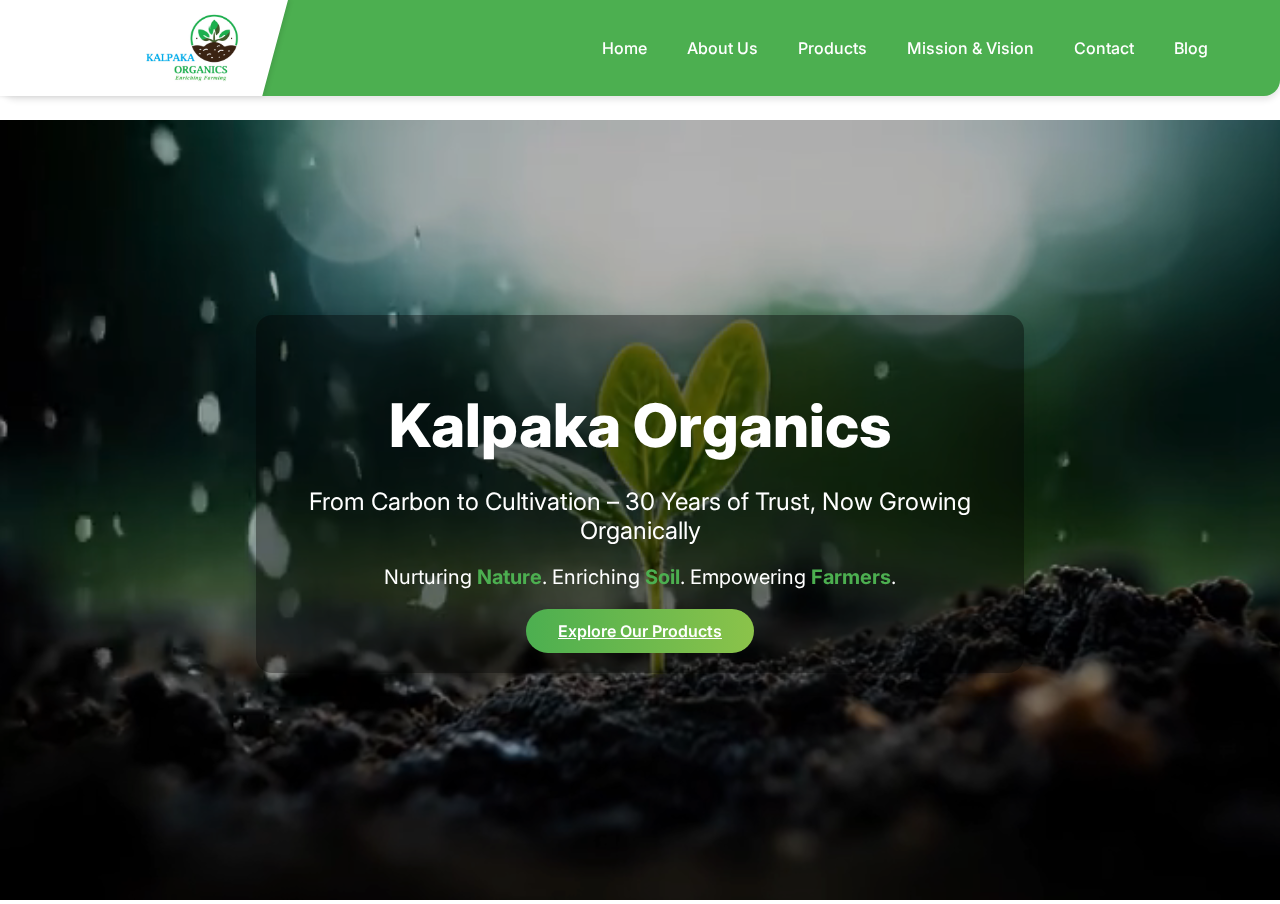
<file: demo-runner.html>
<!-- demo-runner.html -->
<!DOCTYPE html>
<html lang="en">
<head>
  <title>Website Preview Auto Runner</title>
  <style>
    body, html {
      margin: 0;
      padding: 0;
    }
    iframe {
      width: 100vw;
      height: 100vh;
      border: none;
    }
  </style>
</head>
<body>
  <iframe id="siteFrame" src="index.html"></iframe>

  <script>
    const pages = [
      { url: "index.html", scroll: true },
      { url: "about.html", scroll: true },
      { url: "products.html", scroll: true },
      { url: "vermi.html", scroll: true },
      { url: "organic.html", scroll: true },
      { url: "faa.html", scroll: true },
      { url: "about.html#mission-vision", scroll: false },
      { url: "contact.html", scroll: true, clicks: ["#registrationBtn", "#enquiryBtn"] },
      { url: "blog.html", scroll: true }
    ];

    const iframe = document.getElementById("siteFrame");

    let current = 0;

    async function scrollPage(frameWindow) {
      return new Promise((resolve) => {
        let scrollY = 0;
        const interval = setInterval(() => {
          frameWindow.scrollBy(0, 10);
          scrollY += 10;
          if (scrollY > frameWindow.document.body.scrollHeight) {
            clearInterval(interval);
            resolve();
          }
        }, 50);
      });
    }

    async function clickElements(frameWindow, selectors) {
      if (!selectors) return;
      for (const selector of selectors) {
        const el = frameWindow.document.querySelector(selector);
        if (el) el.click();
        await new Promise(res => setTimeout(res, 1000));
      }
    }

    async function runSequence() {
      if (current >= pages.length) {
        current = 0;
      }

      const { url, scroll, clicks } = pages[current];
      iframe.src = url;

      iframe.onload = async () => {
        const frameWindow = iframe.contentWindow;
        await new Promise(res => setTimeout(res, 1000)); // wait for load
        if (scroll) await scrollPage(frameWindow);
        await clickElements(frameWindow, clicks);
        current++;
        setTimeout(runSequence, 2000);
      };
    }

    runSequence();
  </script>
</body>
</html>
</file>
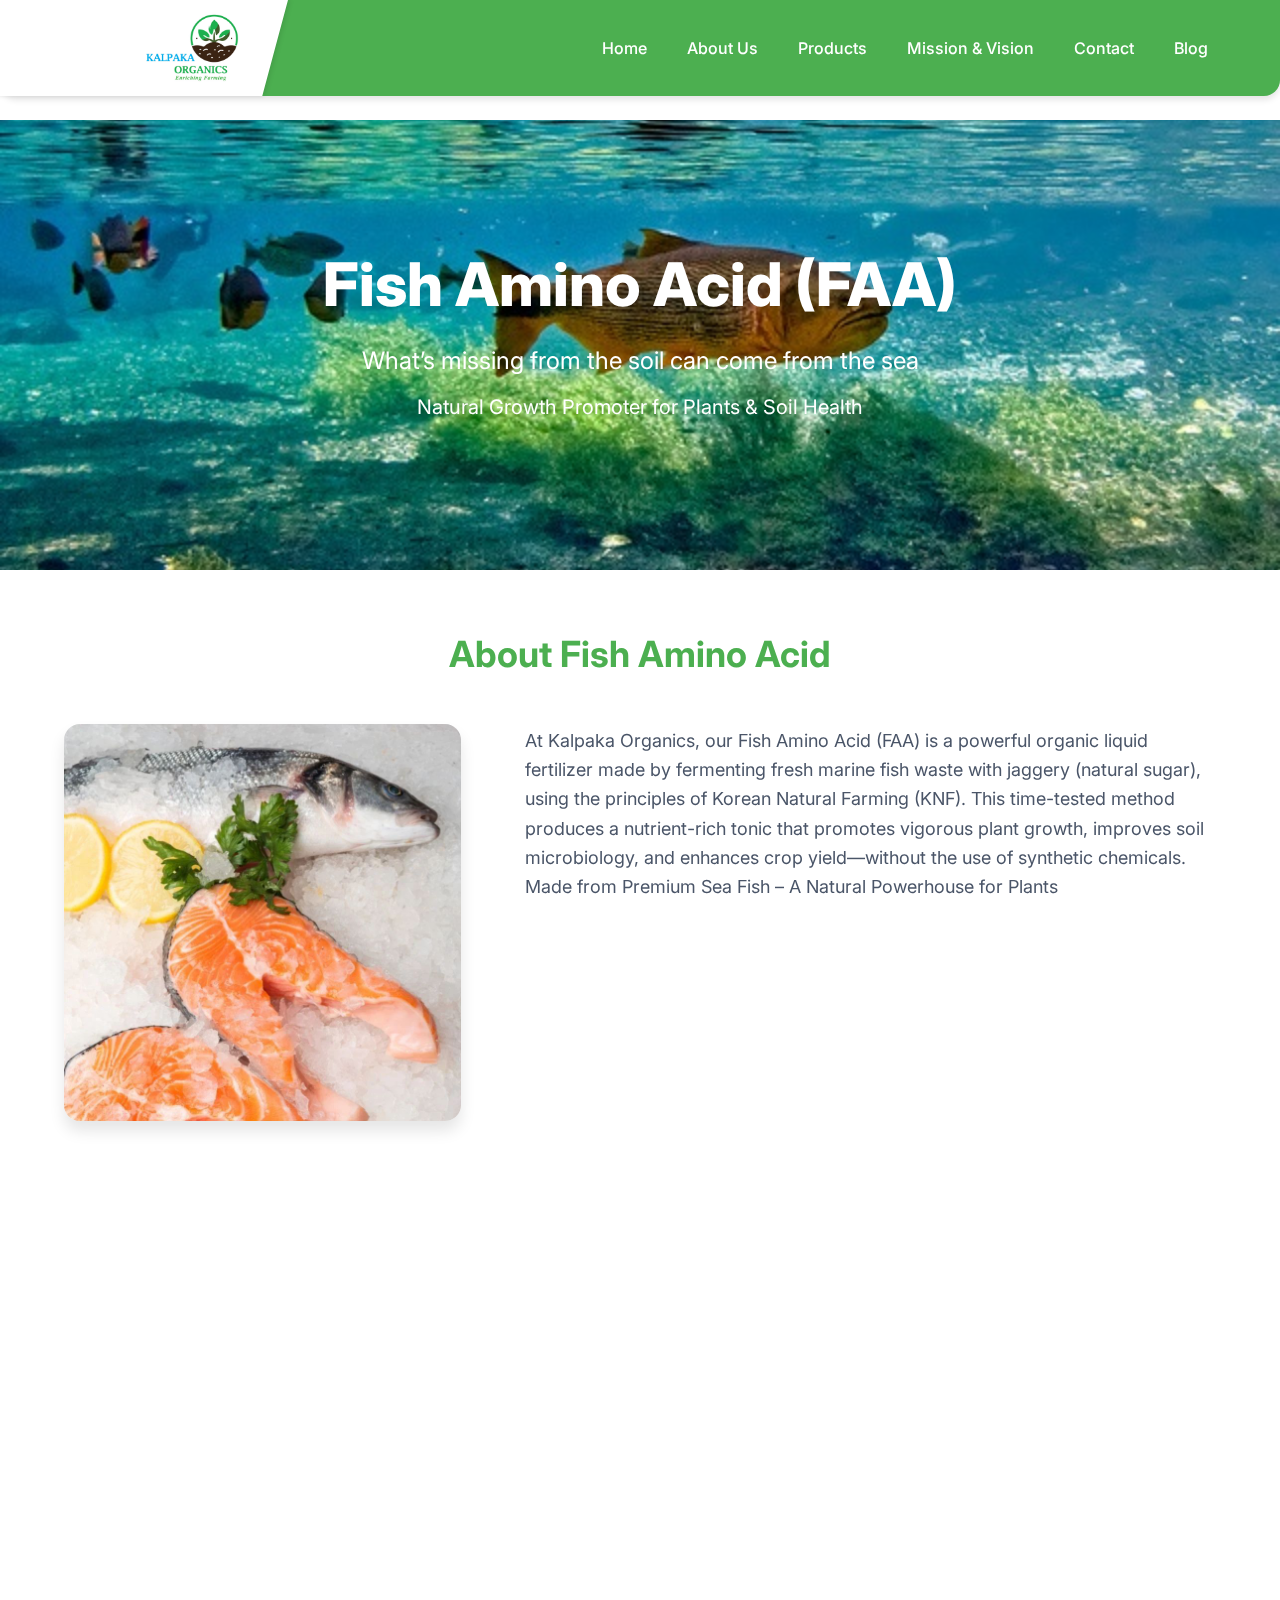
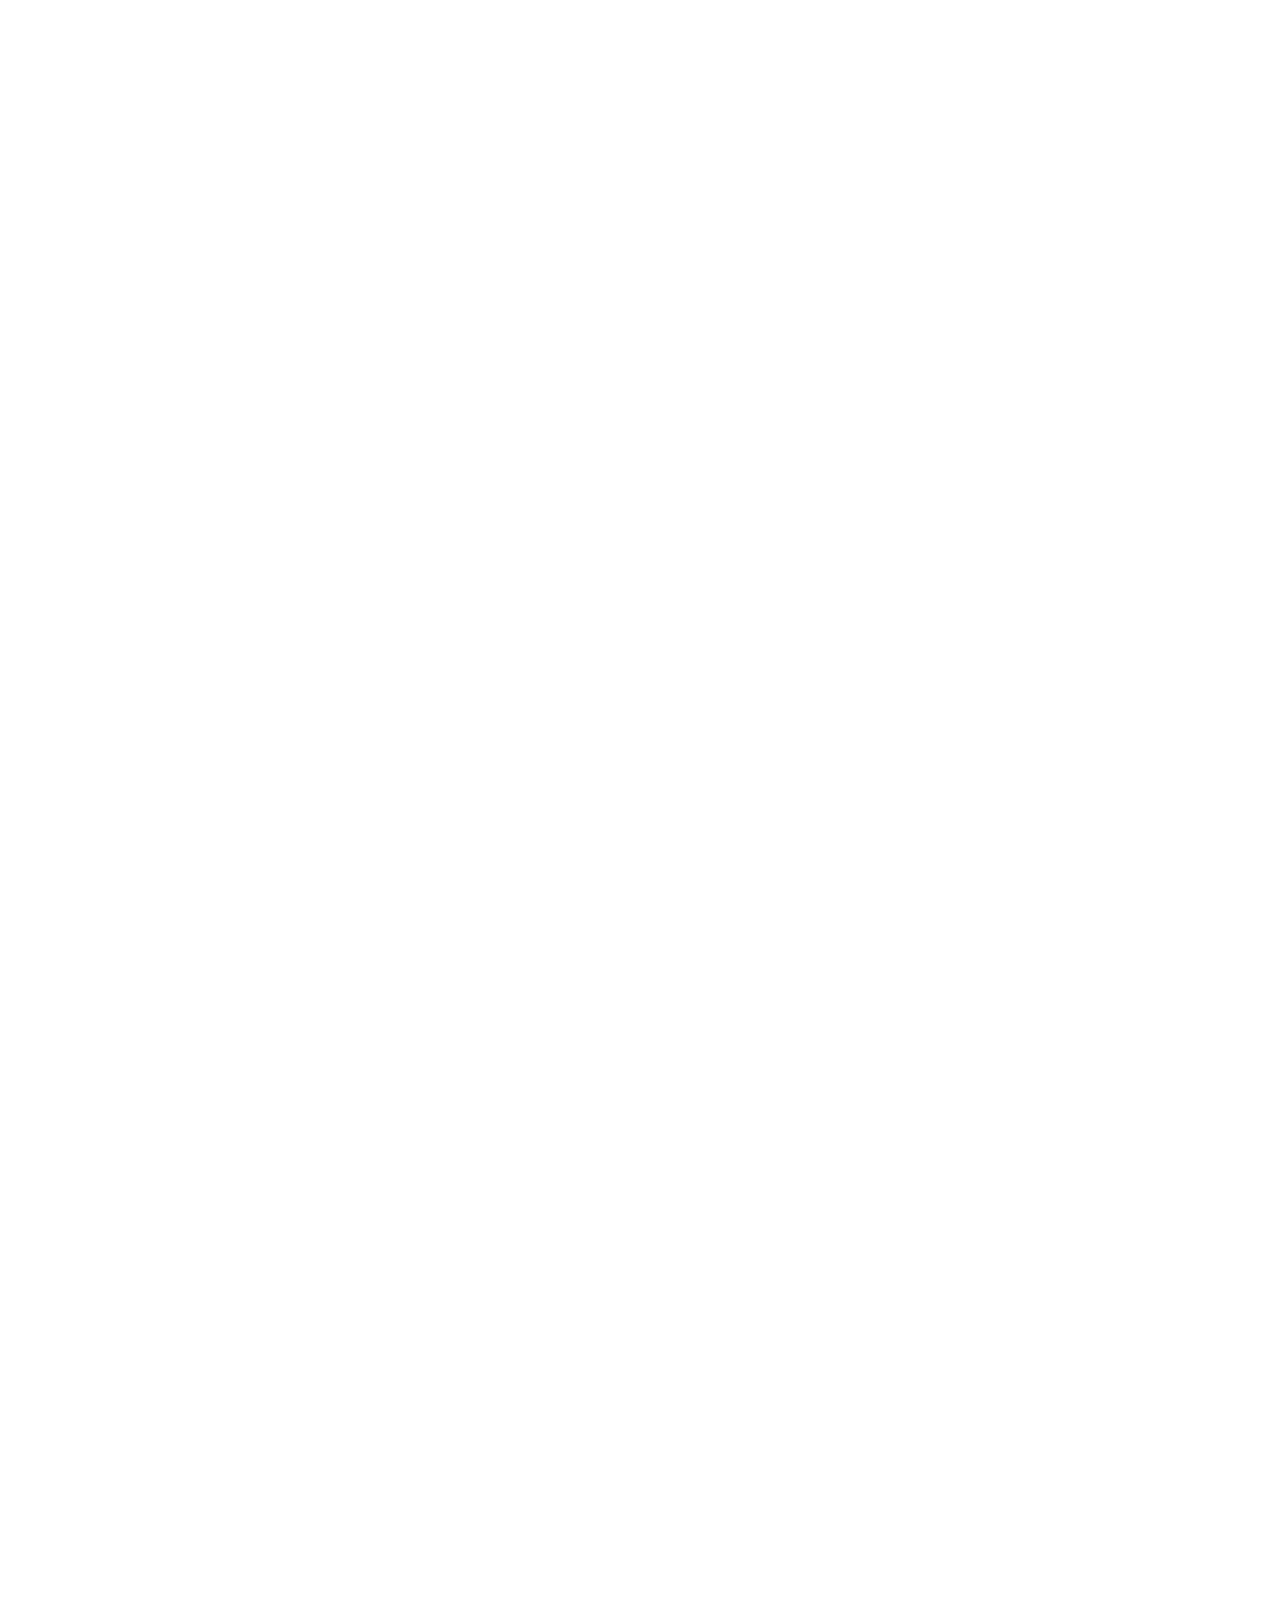
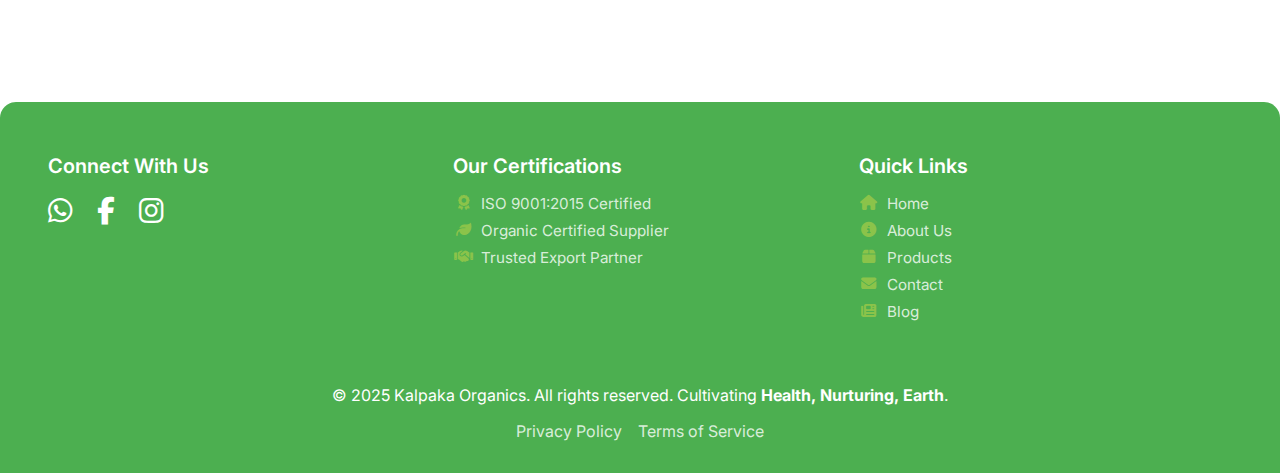
<file: faa.html>
<!DOCTYPE html>
<html lang="en">
<head>
    <meta charset="UTF-8">
    <meta name="viewport" content="width=device-width, initial-scale=1.0">
    <title>Fish Amino Acid - Kalpaka Organics</title>
    <!-- Favicon using your provided image -->
    <link rel="icon" href="logo1.jpeg" type="image/png">
    <!-- External CSS -->
    <link rel="stylesheet" href="style.css">
    <!-- Inter Font from Google Fonts -->
    <link href="https://fonts.googleapis.com/css2?family=Inter:wght@300;400;500;600;700&display=swap" rel="stylesheet">
    <!-- Font Awesome Icons CDN -->
    <link rel="stylesheet" href="https://cdnjs.cloudflare.com/ajax/libs/font-awesome/6.5.0/css/all.min.css">
</head>
<body>

    <!-- Loader -->
    <div id="loader-wrapper">
        <div id="loader" style="background-image: url('logo1.jpeg');"></div>
    </div>

    <!-- Fixed Header/Navigation -->
    <header class="header">
        <nav class="header-nav">
            <div class="header-logo-container">
                <img src="logo1.jpeg" alt="Kalpaka Organics Logo">
            </div>
            <ul class="nav-list">
                <li><a href="index.html" class="nav-link">Home</a></li>
                <li><a href="about.html" class="nav-link">About Us</a></li>
                <li><a href="products.html" class="nav-link">Products</a></li>
                <li><a href="about.html#mission-vision" class="nav-link"> Mission & Vision</a></li>
                <li><a href="contact.html" class="nav-link">Contact</a></li>
                <li><a href="blog.html" class="nav-link">Blog</a></li>
            </ul>
            <div class="hamburger-menu" id="hamburger-menu">
                <i class="fa-solid fa-bars"></i>
            </div>
        </nav>
    </header>

    <!-- Mobile Navigation Overlay and Menu -->
    <div class="mobile-nav-overlay" id="mobile-nav-overlay"></div>
    <div class="mobile-nav" id="mobile-nav">
        <div class="close-mobile-nav" id="close-mobile-nav">
            <i class="fa-solid fa-times"></i>
        </div>
        <ul class="mobile-nav-list">
            <li><a href="index.html">Home</a></li>
            <li><a href="about.html">About Us</a></li>
            <li><a href="products.html">Products</a></li>
            <li><a href="about.html#mission-vision">Our Mission & Vision</a></li>
            <li><a href="contact.html">Contact</a></li>
            <li><a href="blog.html">Blog</a></li>
        </ul>
    </div>

    <main>
        <!-- Hero Section for Fish Amino Acid Product Page -->
        <section class="page-section hero-about hero-no-overlay" style="background-image: url('fishouter.jpeg');">
            <div class="hero-content">
                <h1 class="hero-title">Fish Amino Acid (FAA)</h1>
                <p class="hero-subtitle">What’s missing from the soil can come from the sea</p>
                <p class="hero-tagline">Natural Growth Promoter for Plants & Soil Health</p>
            </div>
        </section>

        <!-- About Fish Amino Acid Section -->
        <section id="about-vermi-compost" class="page-section bg-white">
            <div class="max-w-5xl mx-auto text-center">
                <h2 class="section-heading">About Fish Amino Acid</h2>
                <div class="vermi-about-layout">
                    <div class="vermi-about-image-col animate-fade-in">
                        <img src="fishmain.jpeg" alt="Vermi Compost Detail" class="section-image">
                    </div>
                   <div class="vermi-about-text-col">
                        <p class="section-subheading text-left animate-slide-up">
                            At Kalpaka Organics, our Fish Amino Acid (FAA) is a powerful organic liquid fertilizer made by 
                            fermenting fresh marine fish waste with jaggery (natural sugar), using the principles of Korean Natural Farming 
                            (KNF). This time-tested method produces a nutrient-rich tonic that promotes vigorous plant growth, improves soil microbiology, and 
                            enhances crop yield—without the use of synthetic chemicals.
                            Made from Premium Sea Fish – A Natural Powerhouse for Plants

                        </p>
                        <p class="section-subheading text-left animate-slide-up">
                            Based in Tuticorin, a coastal city along the Bay of Bengal, we are uniquely positioned to source high-quality, nutrient-dense marine fish directly 
                            from the local harbor. These fish are naturally rich in amino acids, nitrogen, trace minerals, and marine enzymes, making our FAA
                             significantly more potent than products made from freshwater or low-grade fish waste
                        </p>
                    </div>
                </div>
            </div>
     </section>

        <!-- Key Features & Benefits Section -->
        <section id="key-features-benefits" class="page-section bg-gray-50">
            <div class="max-w-5xl mx-auto text-center">
                <h2 class="section-heading"><i class="fa-solid fa-droplet mr-3"></i> Key Features & Benefits:</h2>
                <ul class="content-list why-choose-list animate-slide-up">
                    <li><i class="fa-solid fa-check-circle"></i> Rich in amino acids, nitrogen, enzymes, and trace minerals</li>
                    <li><i class="fa-solid fa-seedling"></i> Enhances vegetative growth, flowering, and fruiting</li>
                    <li><i class="fa-solid fa-microscope"></i> Boosts soil microbial activity and overall soil health</li>
                    <li><i class="fa-solid fa-hand-holding-heart"></i> Improves plant immunity, root strength, and nutrient absorption</li>
                    <li><i class="fa-solid fa-leaf"></i> 100% natural, chemical-free, and safe for all crops</li>
                </ul>
            </div>
        </section>

        <!-- Composition Section -->
        <section id="composition" class="page-section bg-white">
            <div class="max-w-5xl mx-auto text-center">
                <h2 class="section-heading"><i class="fa-solid fa-flask mr-3"></i> Composition:</h2>
                <ul class="content-list applications-list animate-slide-up">
                    <li><i class="fa-solid fa-fish"></i> Fermented marine fish extract</li>
                    <li><i class="fa-solid fa-cube"></i> Natural jaggery (molasses)</li>
                    <li><i class="fa-solid fa-vial"></i> Contains amino acids, peptides, omega fats, and micro-nutrients</li>
                </ul>
            </div>
        </section>

        <!-- Ideal For Section -->
        <section id="ideal-for" class="page-section bg-gray-50">
            <div class="max-w-5xl mx-auto text-center">
                <h2 class="section-heading"><i class="fa-solid fa-star mr-3"></i> Ideal For:</h2>
                <ul class="content-list applications-list animate-slide-up">
                    <li><i class="fa-solid fa-tractor"></i> Organic farming</li>
                    <li><i class="fa-solid fa-carrot"></i> Vegetable and fruit crops</li>
                    <li><i class="fa-solid fa-flower"></i> Flowering plants</li>
                    <li><i class="fa-solid fa-house-chimney"></i> Greenhouses and Terrace Gardens</li>
                </ul>
            </div>
        </section>

        <!-- Application Guidelines Section -->
        <section id="application-guidelines" class="page-section bg-white">
            <h2 class="section-heading"><i class="fa-solid fa-spray-can mr-3"></i> Application Guidelines for Fish Amino Acid (FAA)</h2>
            <div class="section-content-wrapper animate-slide-up">
                <h3 class="section-subheading"><i class="fa-solid fa-check mr-2"></i> Dilution:</h3>
                <ul class="content-list usage-list">
                    <li><i class="fa-solid fa-tint"></i> Mix 2–4 ml of Fish Amino Acid per 1 litre of water</li>
                </ul>

                <h3 class="section-subheading"><i class="fa-solid fa-hand-pointer mr-2"></i> Method of Application:</h3>
                <ul class="content-list usage-list">
                    <li><i class="fa-solid fa-leaf"></i> <strong>Foliar Spray:</strong> Spray directly on leaves during early morning or late evening</li>
                    <li><i class="fa-solid fa-water"></i> <strong>Soil Drench / Drip Irrigation:</strong> Apply near the root zone or through drip systems</li>
                </ul>

                <h3 class="section-subheading"><i class="fa-solid fa-calendar-alt mr-2"></i> Frequency:</h3>
                <ul class="content-list usage-list">
                    <li><i class="fa-solid fa-redo-alt"></i> Apply once every 7 to 10 days during the vegetative and flowering stages for best results</li>
                </ul>

                <h3 class="section-subheading"><i class="fa-solid fa-check-double mr-2"></i> Suitable For:</h3>
                <ul class="content-list usage-list">
                    <li><i class="fa-solid fa-seedling"></i> Vegetables, fruits, pulses, flowers, grains, and ornamental plants</li>
                </ul>

                <h3 class="section-subheading"><i class="fa-solid fa-exclamation-triangle mr-2"></i> Note:</h3>
                <ul class="content-list usage-list">
                    <li><i class="fa-solid fa-sun"></i> Avoid spraying during peak sunlight hours</li>
                    <li><i class="fa-solid fa-warehouse"></i> Store in a cool, dry place away from direct sunlight</li>
                </ul>
            </div>
        </section>

        <!-- Packaging Section -->
        <section id="packaging" class="page-section bg-gray-50">
            <div class="max-w-5xl mx-auto text-center">
                <h2 class="section-heading">📦 Packaging:</h2>
                <p class="section-subheading animate-fade-in">
                    Available in: <strong>500 ml | 1 L | 5 L</strong> bottles and cans.
                </p>
            </div>
        </section>

        <!-- Back to Products Button -->
        <section class="page-section bg-white text-center">
            <a href="products.html" class="btn-modern animate-fade-in">Back to Products</a>
        </section>

    </main>

    <!-- Footer (Updated to match index.html structure) -->
    <footer class="footer">
        <div class="footer-top-sections">
            <div class="footer-section social-media">
                <h3>Connect With Us</h3>
                <div class="social-icons">
                    <a href="https://wa.me/yourphonenumber" target="_blank" aria-label="WhatsApp"><i class="fab fa-whatsapp"></i></a>
                    <a href="https://facebook.com/yourpagename" target="_blank" aria-label="Facebook"><i class="fab fa-facebook-f"></i></a>
                    <a href="https://instagram.com/yourusername" target="_blank" aria-label="Instagram"><i class="fab fa-instagram"></i></a>
                </div>
            </div>
            <div class="footer-section certifications">
                <h3>Our Certifications</h3>
                <ul>
                    <li><i class="fa-solid fa-award"></i> ISO 9001:2015 Certified</li>
                    <li><i class="fa-solid fa-leaf"></i> Organic Certified Supplier</li>
                    <li><i class="fa-solid fa-handshake"></i> Trusted Export Partner</li>
                </ul>
            </div>
            <!-- Quick Links Section with Icons -->
            <div class="footer-section quick-links">
                <h3>Quick Links</h3>
                <ul>
                    <li><a href="index.html"><i class="fa-solid fa-home"></i> Home</a></li>
                    <li><a href="about.html"><i class="fa-solid fa-circle-info"></i> About Us</a></li>
                    <li><a href="products.html"><i class="fa-solid fa-box"></i> Products</a></li>
                    <li><a href="contact.html"><i class="fa-solid fa-envelope"></i> Contact</a></li>
                    <li><a href="blog.html"><i class="fa-solid fa-newspaper"></i> Blog</a></li>
                </ul>
            </div>
        </div>
        <div class="footer-bottom-copyright">
            <p>&copy; 2025 Kalpaka Organics. All rights reserved. Cultivating <strong style="color: white;">Health, Nurturing, Earth</strong>.</p>
            <div class="footer-links">
                <a href="#">Privacy Policy</a>
                <a href="#">Terms of Service</a>
            </div>
        </div>
    </footer>

    <script>
        document.addEventListener('DOMContentLoaded', () => {
            // --- Loader Logic ---
            const loaderWrapper = document.getElementById('loader-wrapper');
            window.addEventListener('load', () => {
                loaderWrapper.classList.add('loader-hidden');
            });

            // --- Mobile Navigation Logic ---
            const hamburgerMenu = document.getElementById('hamburger-menu');
            const mobileNav = document.getElementById('mobile-nav');
            const closeMobileNav = document.getElementById('close-mobile-nav');
            const mobileNavOverlay = document.getElementById('mobile-nav-overlay');
            const mobileNavLinks = document.querySelectorAll('.mobile-nav-list a');

            hamburgerMenu.addEventListener('click', () => {
                mobileNav.classList.add('open');
                mobileNavOverlay.classList.add('open');
            });

            closeMobileNav.addEventListener('click', () => {
                mobileNav.classList.remove('open');
                mobileNavOverlay.classList.remove('open');
            });

            mobileNavOverlay.addEventListener('click', () => {
                mobileNav.classList.remove('open');
                mobileNavOverlay.classList.remove('open');
            });

            mobileNavLinks.forEach(link => {
                link.addEventListener('click', () => {
                    mobileNav.classList.remove('open');
                    mobileNavOverlay.classList.remove('open');
                });
            });

            // --- Page Section Intersection Observer for general sections ---
            const sections = document.querySelectorAll('.page-section');
            const sectionObserver = new IntersectionObserver((entries) => {
                entries.forEach(entry => {
                    if (entry.isIntersecting) {
                        entry.target.classList.add('active');
                    } else {
                        // Optionally remove 'active' class when out of view for re-animation on scroll back
                        // entry.target.classList.remove('active');
                    }
                });
            }, {
                rootMargin: '0px',
                threshold: 0.1 // Trigger when 10% of the section is visible
            });

            sections.forEach(section => {
                sectionObserver.observe(section);
            });

            // --- Intersection Observer for specific animations (images and lists) ---
            const animateElements = document.querySelectorAll('.animate-fade-in, .animate-slide-up');

            const animateObserver = new IntersectionObserver((entries) => {
                entries.forEach(entry => {
                    if (entry.isIntersecting) {
                        entry.target.classList.add('in-view');
                    } else {
                        entry.target.classList.remove('in-view'); // Reset when out of view
                    }
                });
            }, {
                rootMargin: '0px',
                threshold: 0.2 // Trigger when 20% of the element is visible
            });

            animateElements.forEach(element => {
                animateObserver.observe(element);
            });
        });
    </script>
</body>
</html>
</file>
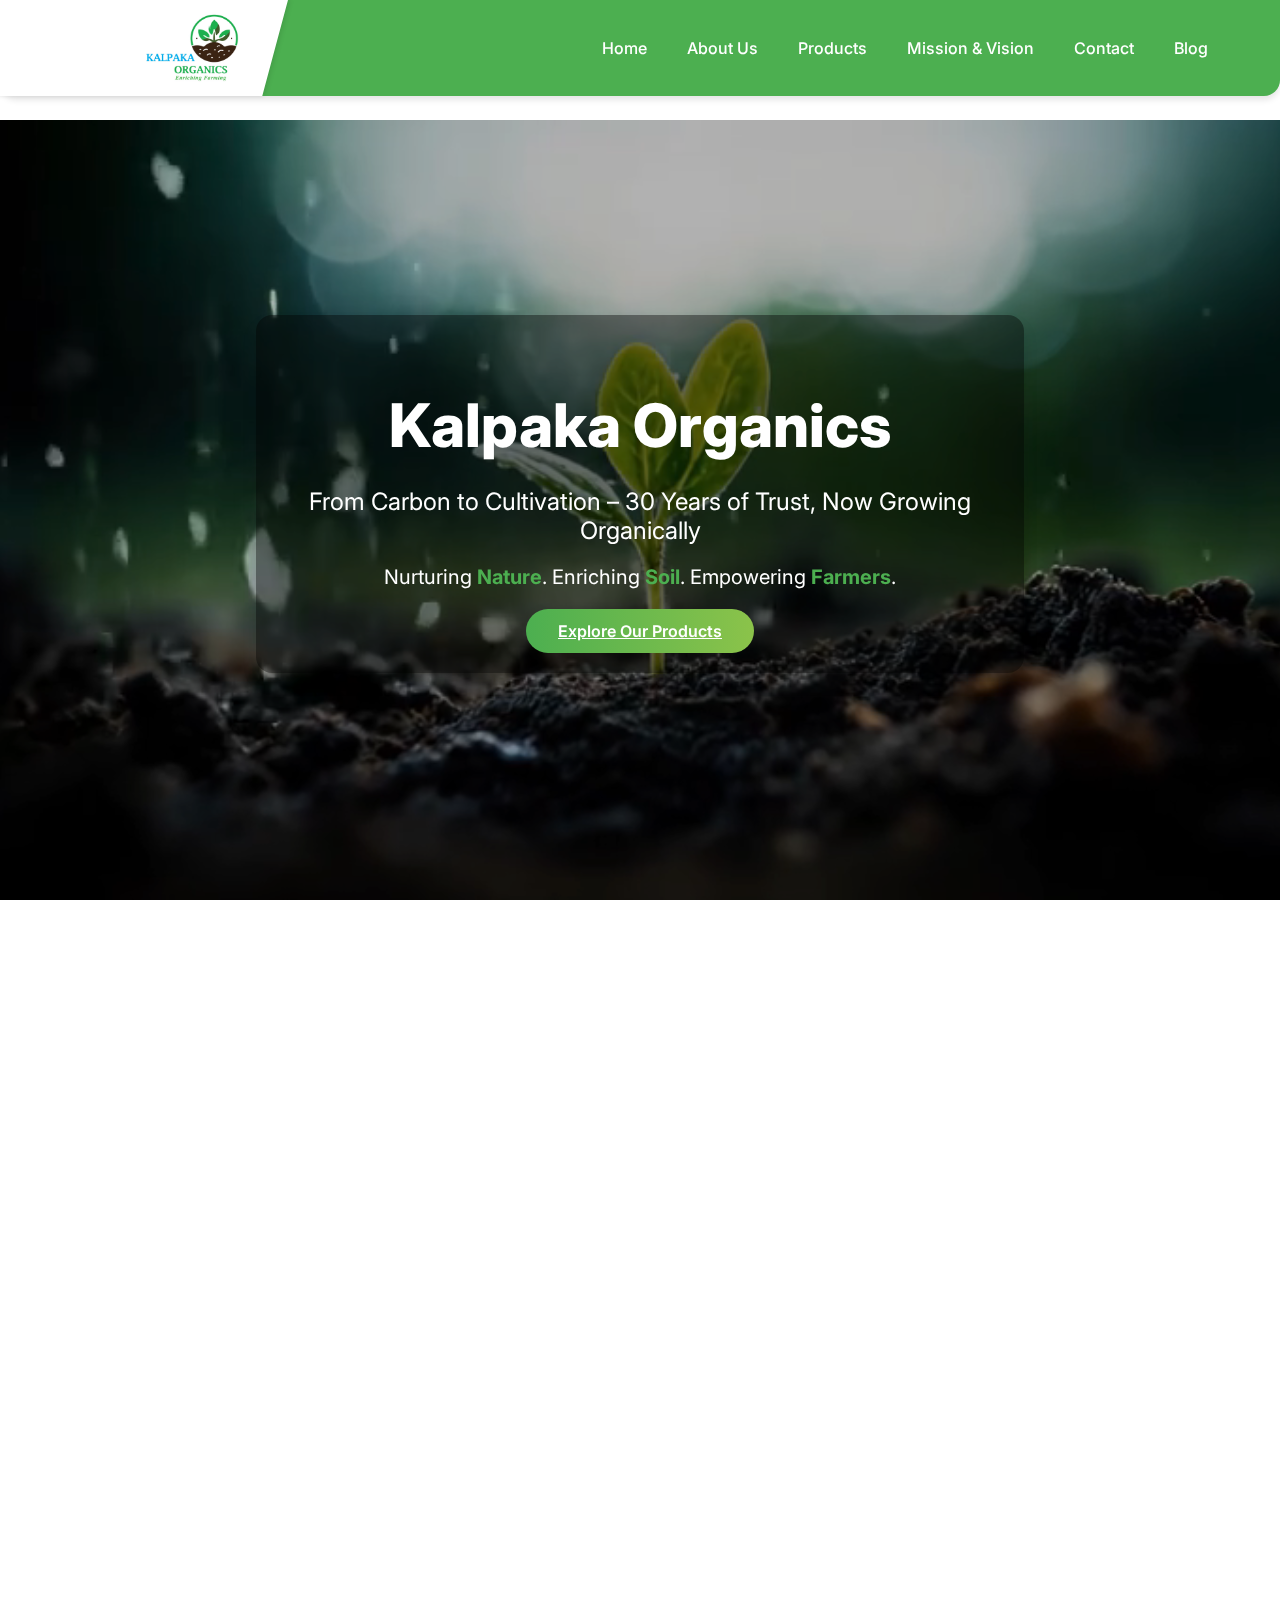
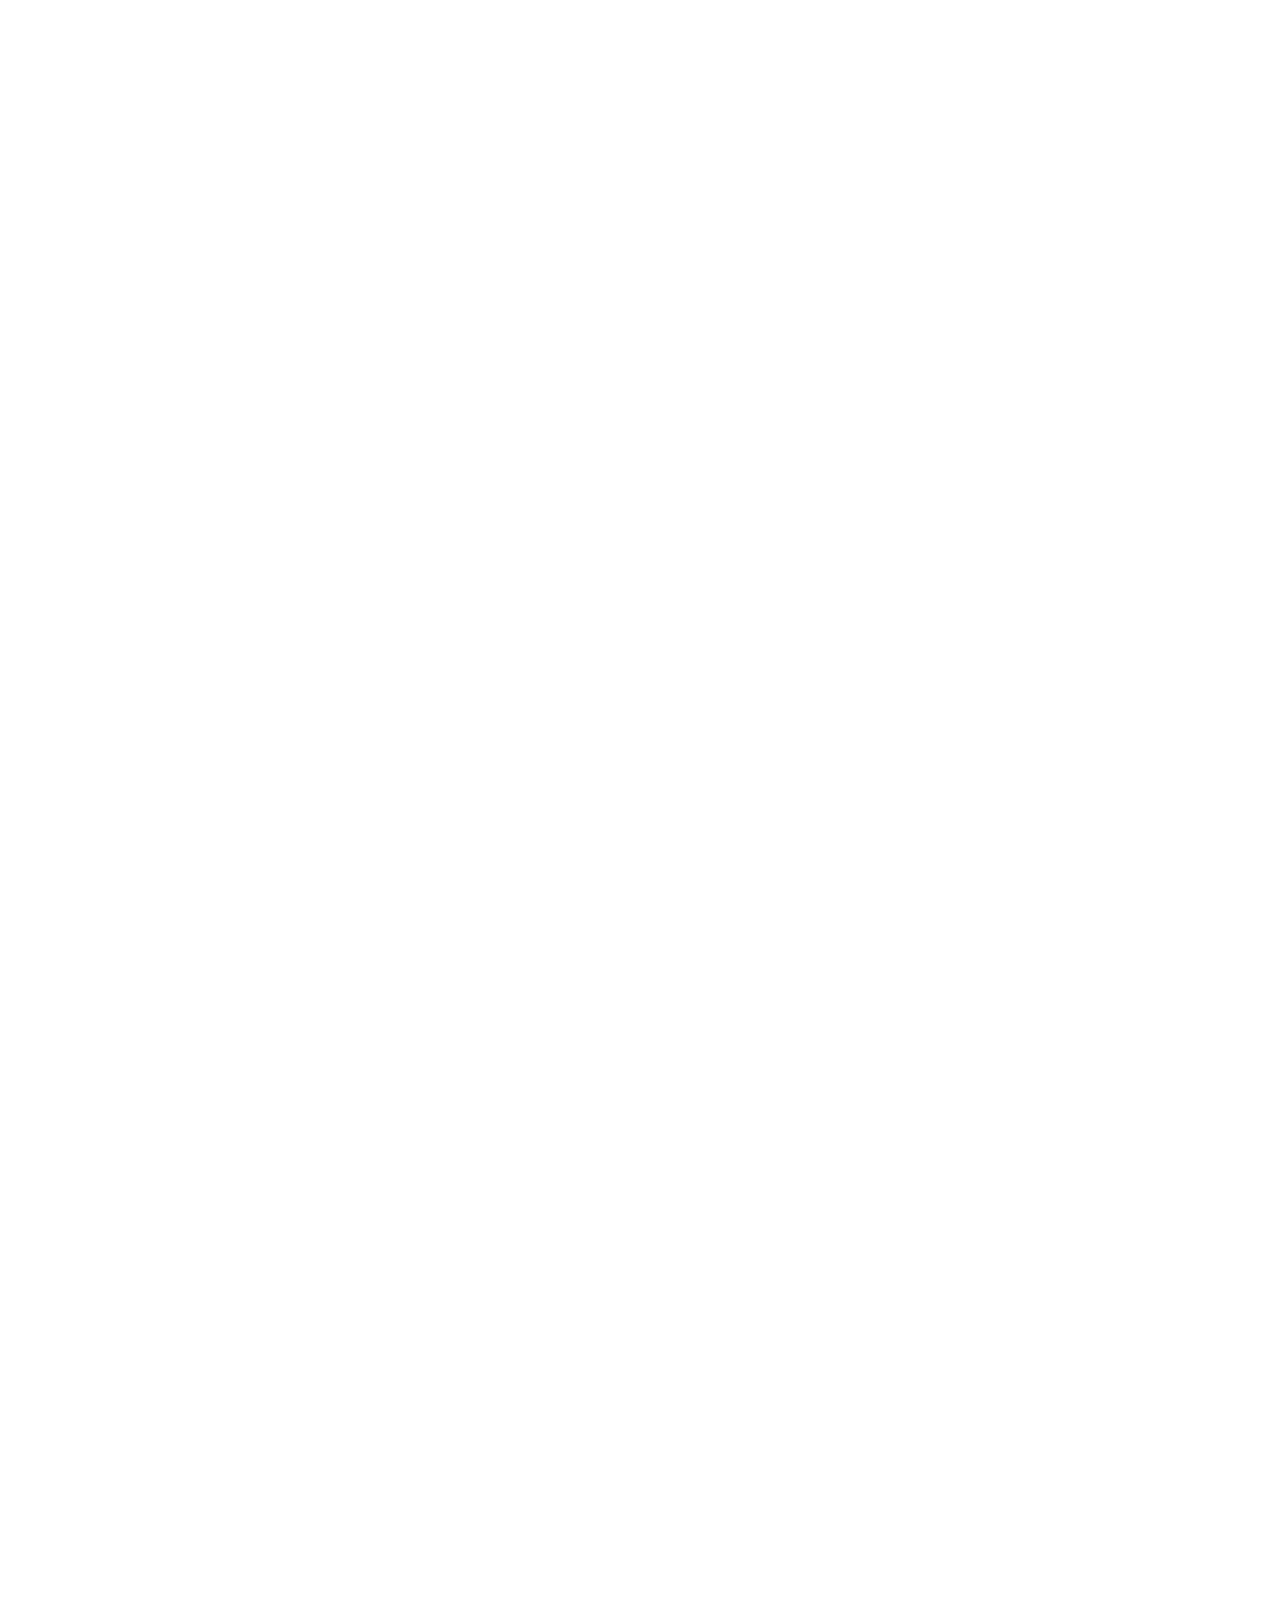
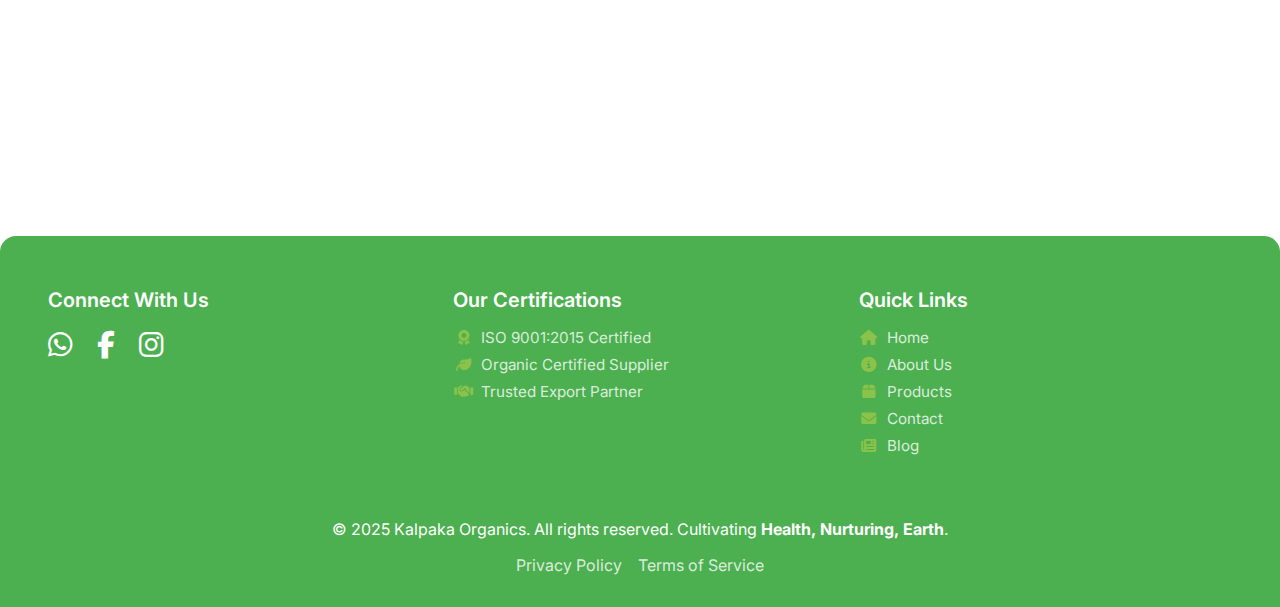
<file: index1.html>
<!DOCTYPE html>
<html lang="en">
<head>
    <meta charset="UTF-8">
    <meta name="viewport" content="width=device-width, initial-scale=1.0">
    <title>Kalpaka Organics - Nurturing Nature. Enriching Soil.</title>
    <!-- Favicon using your provided image -->
    <link rel="icon" href="logo1.jpeg" type="image/png">
    <!-- External CSS -->
    <link rel="stylesheet" href="style.css">
    <!-- Inter Font from Google Fonts -->
    <link href="https://fonts.googleapis.com/css2?family=Inter:wght@300;400;500;600;700&display=swap" rel="stylesheet">
    <!-- Font Awesome Icons CDN -->
    <link rel="stylesheet" href="https://cdnjs.cloudflare.com/ajax/libs/font-awesome/6.5.0/css/all.min.css">
</head>
<body>

    <!-- Loader -->
    <div id="loader-wrapper">
        <div id="loader" style="background-image: url('logo1.jpeg');"></div>
    </div>

    <!-- Fixed Header/Navigation -->
    <header class="header">
        <nav class="header-nav">
            <!-- Logo and Title - now a div -->
            <div class="header-logo-container">
                <!-- Logo image from your provided file -->
                <img src="logo1.jpeg" alt="Kalpaka Organics Logo">
                <!-- Kalpaka Organics text removed as per request -->
            </div>
            <!-- Desktop Navigation -->
            <ul class="nav-list">
                <li><a href="index.html" class="nav-link">Home</a></li>
                <li><a href="about.html" class="nav-link">About Us</a></li>
                <li><a href="products.html" class="nav-link">Products</a></li>
                <li><a href="about.html#mission-vision" class="nav-link"> Mission & Vision</a></li>
                <li><a href="contact.html" class="nav-link">Contact</a></li>
                <li><a href="blog.html" class="nav-link">Blog</a></li>
            </ul>
            <!-- Hamburger Menu Icon -->
            <div class="hamburger-menu" id="hamburger-menu">
                <i class="fa-solid fa-bars"></i>
            </div>
        </nav>
    </header>

    <!-- Mobile Navigation Overlay and Menu -->
    <div class="mobile-nav-overlay" id="mobile-nav-overlay"></div>
    <div class="mobile-nav" id="mobile-nav">
        <div class="close-mobile-nav" id="close-mobile-nav">
            <i class="fa-solid fa-times"></i>
        </div>
        <ul class="mobile-nav-list">
            <li><a href="index.html">Home</a></li>
            <li><a href="about.html">About Us</a></li>
            <li><a href="products.html">Products</a></li>
            <li><a href="about.html#vision">Our Vision</a></li>
            <li><a href="contact.html">Contact</a></li>
            <li><a href="blog.html">Blog</a></li>
        </ul>
    </div>

    <main>
        <!-- Home Section with Video Background -->
        <section id="home" class="page-section video-background-container active">
            <!-- Video element for background -->
            <video autoplay loop muted playsinline class="background-video">
                <!-- IMPORTANT: Replace 'your-background-video.mp4' with the actual path to your video file -->
                <source src="index.mp4" type="video/mp4">
                <!-- Fallback for browsers that don't support the video tag -->
                Your browser does not support the video tag.
            </video>
            <div class="hero-content">
                <h1 class="hero-title">Kalpaka Organics</h1>
                <p class="hero-subtitle">From Carbon to Cultivation – 30 Years of Trust, Now Growing Organically</p>
                <p class="hero-tagline">Nurturing <strong class="text-primary-green">Nature</strong>. Enriching <strong class="text-primary-green">Soil</strong>. Empowering <strong class="text-primary-green">Farmers</strong>.</p>
                <a href="products.html" class="btn-modern">Explore Our Products</a>
            </div>
        </section>

        <!-- Home Page Content (from PDF) -->
        <section id="home-content" class="page-section bg-white">
            <div class="max-w-5xl mx-auto text-center mb-12">
                <h2 class="section-heading">Welcome to Kalpaka Organics</h2>
                <p class="section-subheading">
                    For over three decades, Kalpaka Chemicals Pvt. Ltd. has been a trusted manufacturer and global exporter of premium-quality activated carbon. Today, we proudly extend that legacy through the launch of Kalpaka Organics — a dedicated division focused on sustainable agriculture, healing the soil, promoting organic farming, and bringing real agriculture back to life.
                </p>
                <p class="section-subheading">
                    At Kalpaka Organics, we believe the future of farming lies in the health of the soil. That’s why we offer nature-powered solutions designed to enrich the earth, support farmers, and protect the environment.
                </p>
                <p class="section-subheading">Our products are:</p>
                <!-- REMOVED Tailwind flex classes here -->
                <ul class="content-list mb-10">
                    <li><i class="fa-solid fa-seedling"></i> Made with care</li>
                    <li><i class="fa-solid fa-certificate"></i> Tested for quality</li>
                    <li><i class="fa-solid fa-handshake-simple"></i> Trusted by farmers across regions</li>
                </ul>
                <p class="section-subheading">
                    Whether you're managing large farmlands or tending a home garden, we provide the organic inputs your soil and crops need to thrive — naturally.
                </p>

                <h3 class="text-3xl font-bold text-secondary-green mb-6">Key Highlights</h3>
                <div class="grid-container md:grid-cols-2 lg:grid-cols-3">
                    <div class="grid-item">
                        <p><i class="fa-solid fa-check-circle"></i> Over <strong class="text-primary-green">30 years</strong> of manufacturing excellence</p>
                    </div>
                    <div class="grid-item">
                        <p><i class="fa-solid fa-check-circle"></i> Serving clients across <strong class="text-primary-green">25+ countries</strong></p>
                    </div>
                    <div class="grid-item">
                        <p><i class="fa-solid fa-check-circle"></i> New venture focused on <strong class="text-primary-green">organic agriculture solutions</strong></p>
                    </div>
                    <div class="grid-item">
                        <p><i class="fa-solid fa-check-circle"></i> Products include <strong class="text-primary-green">Bio Compost, Vermi Compost, and Fish Amino Acid</strong></p>
                    </div>
                    <div class="grid-item lg:col-span-1">
                        <p><i class="fa-solid fa-check-circle"></i> Committed to <strong class="text-primary-green">soil health, farmer well-being, and environmental sustainability</strong></p>
                    </div>
                </div>
            </div>
        </section>

        <!-- Testimonials Section - SLIDESHOW -->
        <section id="testimonials" class="page-section">
            <div class="max-w-5xl mx-auto text-center mb-12">
                <h2 class="section-heading">What Our Customers Say</h2>
                <p class="section-subheading">Real feedback from farmers, gardeners, and partners who trust Kalpaka Organics.</p>
            </div>

            <div class="slideshow-container">
                <div class="slides-wrapper">
                    <!-- Testimonial Slide 1 -->
                    <div class="testimonial-slide">
                        <i class="fa-solid fa-quote-right"></i>
                        <p class="italic">"Kalpaka Organics has transformed our farm. The soil is healthier, and our yields have significantly improved. Truly a <strong class="text-primary-green">game-changer</strong> for organic farming!"</p>
                        <p class="font-semibold">- Farmer John Doe, Green Valley Farms</p>
                    </div>
                    <!-- Testimonial Slide 2 -->
                    <div class="testimonial-slide">
                        <i class="fa-solid fa-quote-right"></i>
                        <p class="italic">"The Fish Amino Acid is incredible! My terrace garden has never looked lusher. I highly recommend Kalpaka Organics for anyone passionate about <strong class="text-primary-green">natural growth</strong>."</p>
                        <p class="font-semibold">- Home Gardener Jane Smith, Urban Greens</p>
                    </div>
                    <!-- Testimonial Slide 3 -->
                    <div class="testimonial-slide">
                        <i class="fa-solid fa-quote-right"></i>
                        <p class="italic">"Their organic compost is top-notch. It's easy to use and provides fantastic results. Kalpaka Organics is our go-to for <strong class="text-primary-green">sustainable agricultural inputs</strong>."</p>
                        <p class="font-semibold">- Nursery Owner Robert Brown, Blossom Nurseries</p>
                    </div>
                </div>

                <!-- Navigation Buttons -->
                <a class="slideshow-nav-btn prev-btn" onclick="plusSlides(-1)"><i class="fa-solid fa-chevron-left"></i></a>
                <a class="slideshow-nav-btn next-btn" onclick="plusSlides(1)"><i class="fa-solid fa-chevron-right"></i></a>

                <!-- Dots -->
                <div class="dots-container">
                    <span class="dot" onclick="currentSlide(1)"></span>
                    <span class="dot" onclick="currentSlide(2)"></span>
                    <span class="dot" onclick="currentSlide(3)"></span>
                </div>
            </div>
        </section>

        <!-- Why Choose Organic Farming Section -->
        <section id="why-organic" class="page-section bg-white">
            <div class="max-w-6xl mx-auto text-center">
                <h2 class="section-heading">Why Choose Organic Farming?</h2>
                <p class="section-subheading">
                    At Kalpaka Organics, we believe organic farming isn’t just better for the land — it’s better for life. Real growth begins with healthy soil, honest farming, and a commitment to the Earth. Every handful of organic soil holds hope for tomorrow, because the Earth deserves better — and so do you. Organic farming isn’t just a method; it’s a movement toward <strong class="text-primary-green">healthier soil, safer food, and a truly sustainable future</strong>.
                </p>
                <div class="grid-container md:grid-cols-2 lg:grid-cols-3">
                    <div class="grid-item">
                        <h3 class="text-2xl font-semibold text-secondary-green mb-3 flex items-center"><i class="fa-solid fa-leaf mr-2"></i>Healthier Soil, Healthier Crops</h3>
                        <p>Organic compost and natural inputs rebuild soil fertility, boost microbial life, and help crops grow stronger — <strong class="text-primary-green">naturally</strong>.</p>
                    </div>
                    <div class="grid-item">
                        <h3 class="text-2xl font-semibold text-secondary-green mb-3 flex items-center"><i class="fa-solid fa-ban mr-2"></i>Chemical-Free Food for Families</h3>
                        <p>Say goodbye to harmful pesticides and synthetic fertilizers. Organic farming delivers food that’s <strong class="text-primary-green">clean, safe, and chemical-residue free</strong>.</p>
                    </div>
                    <div class="grid-item">
                        <h3 class="text-2xl font-semibold text-secondary-green mb-3 flex items-center"><i class="fa-solid fa-seedling mr-2"></i>Sustainable Farming for Generations</h3>
                        <p>Organic methods protect soil structure, reduce erosion, and support biodiversity — ensuring your land stays <strong class="text-primary-green">productive for years to come</strong>.</p>
                    </div>
                    <div class="grid-item">
                        <h3 class="text-2xl font-semibold text-secondary-green mb-3 flex items-center"><i class="fa-solid fa-water mr-2"></i>Cleaner Water. Fresher Air.</h3>
                        <p>No toxic runoff. No groundwater contamination. Just <strong class="text-primary-green">clean, green farming</strong> that respects the ecosystem.</p>
                    </div>
                    <div class="grid-item">
                        <h3 class="text-2xl font-semibold text-secondary-green mb-3 flex items-center"><i class="fa-solid fa-chart-line mr-2"></i>Higher Market Value</h3>
                        <p>The demand for organic produce is rising worldwide. Farmers who go organic often enjoy <strong class="text-primary-green">better prices, stronger brands, and loyal buyers</strong>.</p>
                    </div>
                    <div class="grid-item">
                        <h3 class="text-2xl font-semibold text-secondary-green mb-3 flex items-center"><i class="fa-solid fa-globe mr-2"></i>Eco-Friendly & Climate-Smart</h3>
                        <p>Organic farming reduces carbon footprint and pollution — it’s farming that <strong class="text-primary-green">fights climate change and preserves the planet</strong>.</p>
                    </div>
                    <div class="grid-item">
                        <h3 class="text-2xl font-semibold text-secondary-green mb-3 flex items-center"><i class="fa-solid fa-carrot mr-2"></i>Better Crops. Healthier Yields.</h3>
                        <ul class="content-list items-start mt-2">
                            <li><i class="fa-solid fa-check"></i> Boosts flowering and fruiting</li>
                            <li><i class="fa-solid fa-check"></i> Rich in nutrients and flavor</li>
                            <li><i class="fa-solid fa-check"></i> Improves shelf life naturally</li>
                        </ul>
                    </div>
                    <div class="grid-item">
                        <h3 class="text-2xl font-semibold text-secondary-green mb-3 flex items-center"><i class="fa-solid fa-sack-dollar mr-2"></i>Better Returns for Farmers</h3>
                        <ul class="content-list items-start mt-2">
                            <li><i class="fa-solid fa-check"></i> Growing consumer demand</li>
                            <li><i class="fa-solid fa-check"></i> Higher resale value</li>
                            <li><i class="fa-solid fa-check"></i> Trusted by conscious buyers</li>
                        </ul>
                    </div>
                    <div class="grid-item">
                        <h3 class="text-2xl font-semibold text-secondary-green mb-3 flex items-center"><i class="fa-solid fa-apple-whole mr-2"></i>Real Taste. Real Nutrition.</h3>
                        <p>Organic crops grow slowly and naturally — giving them <strong class="text-primary-green">better taste, longer shelf life, and deeper nourishment</strong>.</p>
                    </div>
                </div>
            </div>
        </section>

        <!-- Removed Our Vision Section from here -->
    </main>

    <!-- Footer -->
    <footer class="footer">
        <div class="footer-top-sections">
            <div class="footer-section social-media">
                <h3>Connect With Us</h3>
                <div class="social-icons">
                    <a href="https://wa.me/yourphonenumber" target="_blank" aria-label="WhatsApp"><i class="fab fa-whatsapp"></i></a>
                    <a href="https://facebook.com/yourpagename" target="_blank" aria-label="Facebook"><i class="fab fa-facebook-f"></i></a>
                    <a href="https://instagram.com/yourusername" target="_blank" aria-label="Instagram"><i class="fab fa-instagram"></i></a>
                </div>
            </div>
            <div class="footer-section certifications">
                <h3>Our Certifications</h3>
                <ul>
                    <li><i class="fa-solid fa-award"></i> ISO 9001:2015 Certified</li>
                    <li><i class="fa-solid fa-leaf"></i> Organic Certified Supplier</li>
                    <li><i class="fa-solid fa-handshake"></i> Trusted Export Partner</li>
                </ul>
            </div>
            <!-- New Quick Links Section with Icons -->
            <div class="footer-section quick-links">
                <h3>Quick Links</h3>
                <ul>
                    <li><a href="index.html"><i class="fa-solid fa-home"></i> Home</a></li>
                    <li><a href="about.html"><i class="fa-solid fa-circle-info"></i> About Us</a></li>
                    <li><a href="products.html"><i class="fa-solid fa-box"></i> Products</a></li>
                    <li><a href="contact.html"><i class="fa-solid fa-envelope"></i> Contact</a></li>
                    <li><a href="blog.html"><i class="fa-solid fa-newspaper"></i> Blog</a></li>
                </ul>
            </div>
        </div>
        <div class="footer-bottom-copyright">
            <p>&copy; 2025 Kalpaka Organics. All rights reserved. Cultivating <strong style="color: white;">Health, Nurturing, Earth</strong>.</p>
            <div class="footer-links">
                <a href="#">Privacy Policy</a>
                <a href="#">Terms of Service</a>
            </div>
        </div>
    </footer>

    <!-- Three.js CDN (REMOVED from here) -->
    <script>
        document.addEventListener('DOMContentLoaded', () => {
            // --- Loader Logic ---
            const loaderWrapper = document.getElementById('loader-wrapper');
            window.addEventListener('load', () => {
                loaderWrapper.classList.add('loader-hidden');
            });

            // --- Mobile Navigation Logic ---
            const hamburgerMenu = document.getElementById('hamburger-menu');
            const mobileNav = document.getElementById('mobile-nav');
            const closeMobileNav = document.getElementById('close-mobile-nav');
            const mobileNavOverlay = document.getElementById('mobile-nav-overlay');
            const mobileNavLinks = document.querySelectorAll('.mobile-nav-list a');

            hamburgerMenu.addEventListener('click', () => {
                mobileNav.classList.add('open');
                mobileNavOverlay.classList.add('open'); // Also open the overlay
            });

            closeMobileNav.addEventListener('click', () => {
                mobileNav.classList.remove('open');
                mobileNavOverlay.classList.remove('open'); // Also close the overlay
            });

            mobileNavOverlay.addEventListener('click', () => {
                mobileNav.classList.remove('open');
                mobileNavOverlay.classList.remove('open'); // Also close the overlay
            });

            mobileNavLinks.forEach(link => {
                link.addEventListener('click', () => {
                    mobileNav.classList.remove('open');
                    mobileNavOverlay.classList.remove('open');
                });
            });


            // --- Page Section Intersection Observer ---
            const sections = document.querySelectorAll('.page-section');
            const sectionObserver = new IntersectionObserver((entries) => {
                entries.forEach(entry => {
                    if (entry.isIntersecting) {
                        entry.target.classList.add('active');
                    } else {
                        // Optionally remove 'active' class when out of view for re-animation on scroll back
                        // entry.target.classList.remove('active');
                    }
                });
            }, {
                rootMargin: '0px',
                threshold: 0.1 // Trigger when 10% of the section is visible
            });

            // Observe all sections except the initial home, which is active by default
            sections.forEach(section => {
                if (section.id !== 'home') {
                    sectionObserver.observe(section);
                }
            });

            // Ensure the initial home section is active on load
            document.getElementById('home').classList.add('active');


            // --- Parallax Scrolling Effect (REMOVED: not applicable with video background) ---
            // const parallaxBg = document.querySelector('.parallax-bg');
            // const parallaxContainer = document.querySelector('.parallax-container');
            // if (parallaxBg && parallaxContainer) {
            //     const parallaxSpeed = 0.3;
            //     window.addEventListener('scroll', () => {
            //         const scrollPosition = window.pageYOffset;
            //         const containerTop = parallaxContainer.offsetTop;
            //         const relativeScroll = scrollPosition - containerTop;
            //         if (relativeScroll >= 0 && relativeScroll <= parallaxContainer.offsetHeight) {
            //             parallaxBg.style.transform = `translateY(${relativeScroll * parallaxSpeed}px)`;
            //         } else if (relativeScroll < 0) {
            //             parallaxBg.style.transform = `translateY(0px)`;
            //         }
            //     });
            // }

            // --- Testimonial Slideshow Logic (for home page only) ---
            const slideshowContainer = document.querySelector('.slideshow-container');
            const slides = document.querySelectorAll('.testimonial-slide');
            if (slides.length > 0) { // Only run if testimonial slides exist on this page
                let slideIndex = 1;
                const dots = document.querySelectorAll('.dot');
                const slidesWrapper = document.querySelector('.slides-wrapper');
                let autoSlideInterval; // Declare interval variable

                // Store background image URLs for each slide
                const backgroundImages = [
                    'index2.jpg', // For slide 1 (using your uploaded image)
                    'index4.jpg', // For slide 2
                    'index5.jpg'  // For slide 3
                ];

                function showSlides(n) {
                    if (n > slides.length) { slideIndex = 1 }
                    if (n < 1) { slideIndex = slides.length }

                    // Update the background image of the slideshow container
                    slideshowContainer.style.backgroundImage = `url('${backgroundImages[slideIndex - 1]}')`;

                    // Slide the content
                    slidesWrapper.style.transform = `translateX(-${(slideIndex - 1) * 100}%)`;

                    // Update dots
                    dots.forEach(dot => dot.classList.remove('active'));
                    if (dots[slideIndex - 1]) {
                        dots[slideIndex - 1].classList.add('active');
                    }
                }

                // Function to start automatic sliding
                function startAutoSlide() {
                    autoSlideInterval = setInterval(() => {
                        plusSlides(1);
                    }, 7000); // Change slide every 7 seconds
                }

                // Function to stop automatic sliding
                function stopAutoSlide() {
                    clearInterval(autoSlideInterval);
                }

                window.plusSlides = function(n) {
                    stopAutoSlide(); // Stop auto-slide on manual navigation
                    showSlides(slideIndex += n);
                    startAutoSlide(); // Restart auto-slide after a brief delay
                }

                window.currentSlide = function(n) {
                    stopAutoSlide(); // Stop auto-slide on manual navigation
                    showSlides(slideIndex = n);
                    startAutoSlide(); // Restart auto-slide after a brief delay
                }

                // Start auto-slide when the page loads
                startAutoSlide();

                // Pause/Resume auto-slide on hover
                slideshowContainer.addEventListener('mouseenter', stopAutoSlide);
                slideshowContainer.addEventListener('mouseleave', startAutoSlide);

                showSlides(slideIndex); // Initial display
            }
            // 3D Visualization script REMOVED from here
        });
    </script>
</body>
</html>
</file>
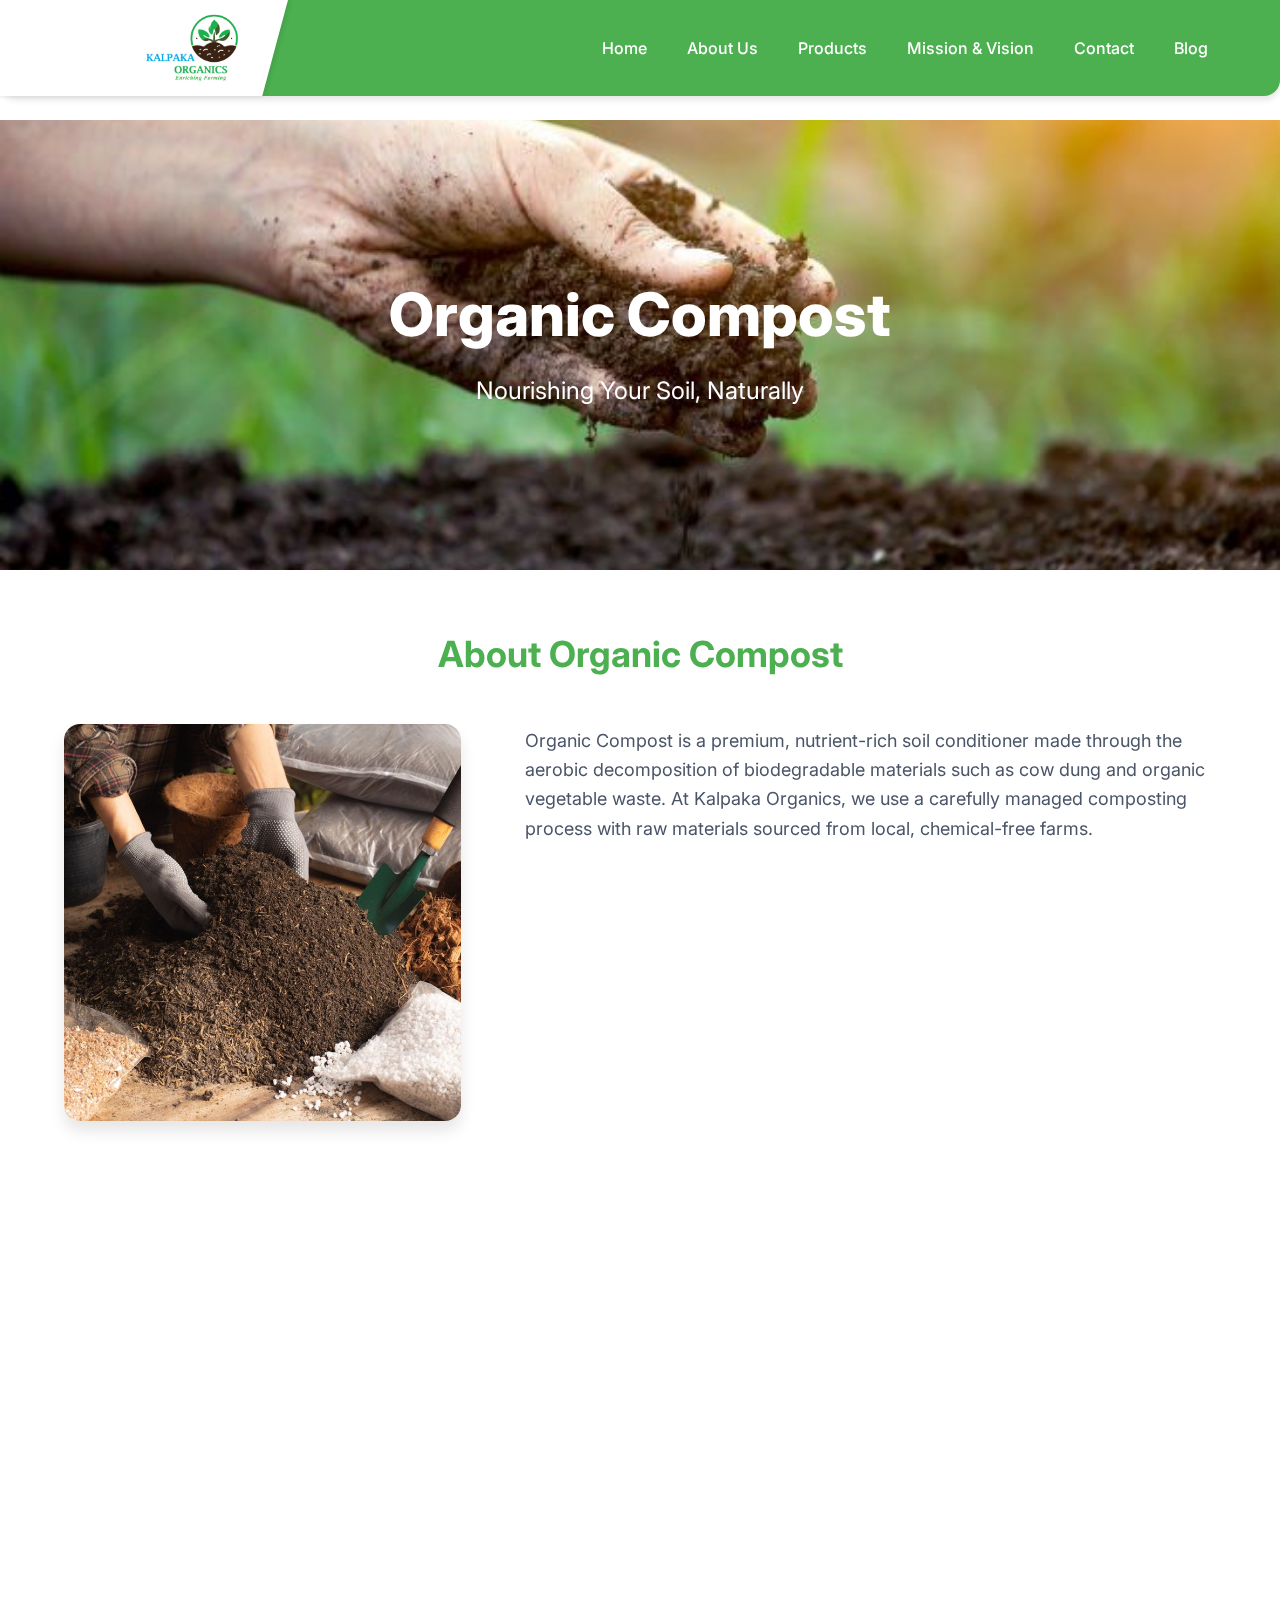
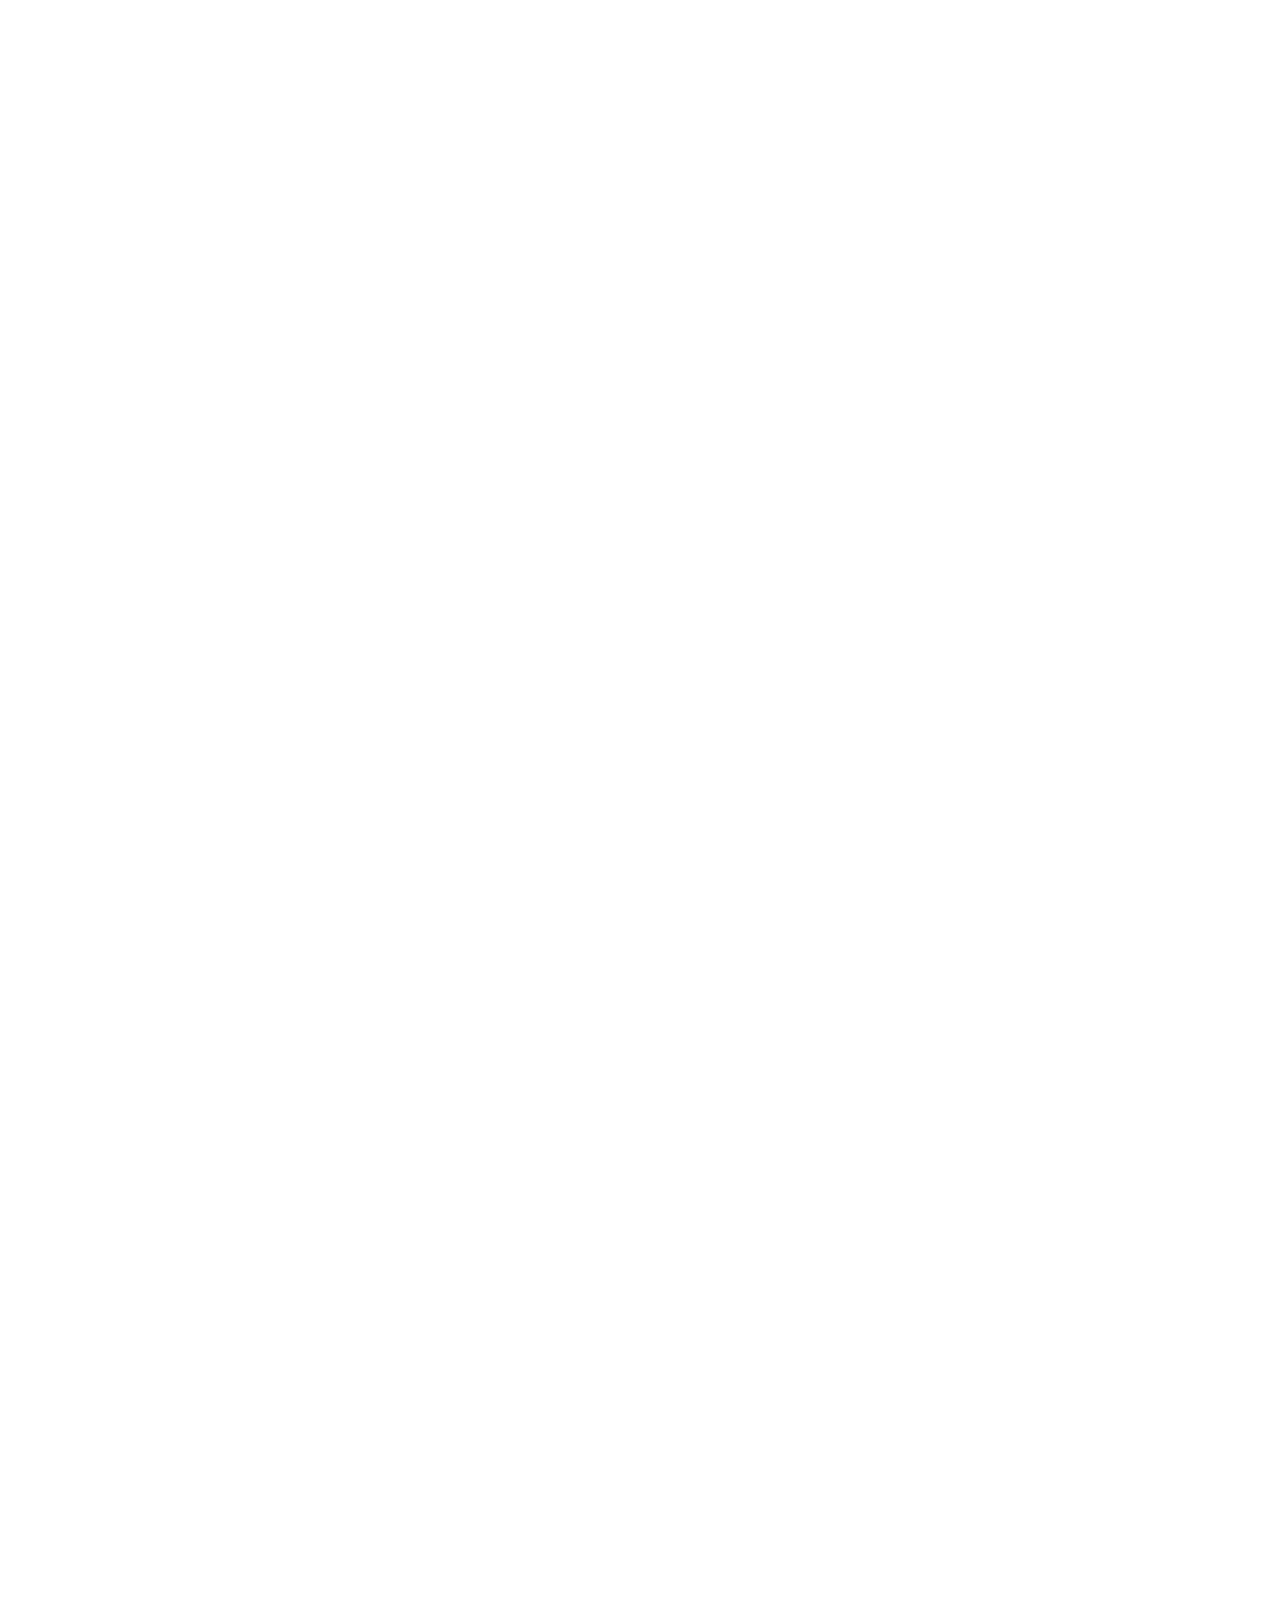
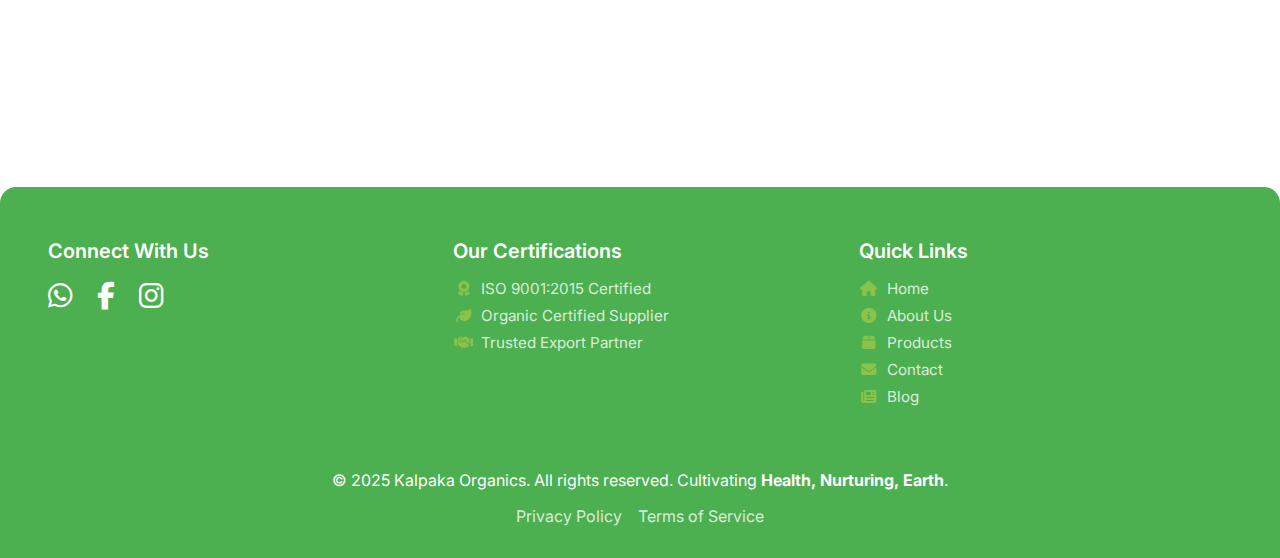
<file: organic.html>
<!DOCTYPE html>
<html lang="en">
<head>
    <meta charset="UTF-8">
    <meta name="viewport" content="width=device-width, initial-scale=1.0">
    <title>Organic Compost - Kalpaka Organics</title>
    <!-- Favicon using your provided image -->
    <link rel="icon" href="logo1.jpeg" type="image/png">
    <!-- External CSS -->
    <link rel="stylesheet" href="style.css">
    <!-- Inter Font from Google Fonts -->
    <link href="https://fonts.googleapis.com/css2?family=Inter:wght@300;400;500;600;700&display=swap" rel="stylesheet">
    <!-- Font Awesome Icons CDN -->
    <link rel="stylesheet" href="https://cdnjs.cloudflare.com/ajax/libs/font-awesome/6.5.0/css/all.min.css">
</head>
<body>

    <!-- Loader -->
    <div id="loader-wrapper">
        <div id="loader" style="background-image: url('logo1.jpeg');"></div>
    </div>

    <!-- Fixed Header/Navigation -->
    <header class="header">
        <nav class="header-nav">
            <div class="header-logo-container">
                <img src="logo1.jpeg" alt="Kalpaka Organics Logo">
            </div>
            <ul class="nav-list">
                <li><a href="index.html" class="nav-link">Home</a></li>
                <li><a href="about.html" class="nav-link">About Us</a></li>
                <li><a href="products.html" class="nav-link">Products</a></li>
                <li><a href="about.html#mission-vision" class="nav-link"> Mission & Vision</a></li>
                <li><a href="contact.html" class="nav-link">Contact</a></li>
                <li><a href="blog.html" class="nav-link">Blog</a></li>
            </ul>
            <div class="hamburger-menu" id="hamburger-menu">
                <i class="fa-solid fa-bars"></i>
            </div>
        </nav>
    </header>

    <!-- Mobile Navigation Overlay and Menu -->
    <div class="mobile-nav-overlay" id="mobile-nav-overlay"></div>
    <div class="mobile-nav" id="mobile-nav">
        <div class="close-mobile-nav" id="close-mobile-nav">
            <i class="fa-solid fa-times"></i>
        </div>
        <ul class="mobile-nav-list">
            <li><a href="index.html">Home</a></li>
            <li><a href="about.html">About Us</a></li>
            <li><a href="products.html">Products</a></li>
            <li><a href="about.html#mission-vision">Our Mission & Vision</a></li>
            <li><a href="contact.html">Contact</a></li>
            <li><a href="blog.html">Blog</a></li>
        </ul>
    </div>

    <main>
        <!-- Hero Section for Organic Compost Product Page -->
        <section class="page-section hero-about hero-no-overlay" style="background-image: url('organicouter.jpeg');">
            <div class="hero-content">
                <h1 class="hero-title">Organic Compost</h1>
                <p class="hero-subtitle">Nourishing Your Soil, Naturally</p>
            </div>
        </section>

        <!-- About Organic Compost Section -->
        <section id="about-vermi-compost" class="page-section bg-white">
            <div class="max-w-5xl mx-auto text-center">
                <h2 class="section-heading">About Organic Compost</h2>
                <div class="vermi-about-layout">
                    <div class="vermi-about-image-col animate-fade-in">
                        <img src="organicmain.jpeg" alt="Vermi Compost Detail" class="section-image">
                    </div>
                   <div class="vermi-about-text-col">
                        <p class="section-subheading text-left animate-slide-up">
                            Organic Compost is a premium, nutrient-rich soil conditioner made through the aerobic decomposition of biodegradable
                             materials such as cow dung and organic vegetable waste. At Kalpaka Organics, we use a carefully managed composting process
                              with raw materials sourced from local, chemical-free farms.
                        </p>
                        <p class="section-subheading text-left animate-slide-up">
                            During this natural breakdown process, beneficial microorganisms convert the organic matter into a dark,
                             humus-like material packed with essential nutrients. This compost improves soil texture, enhances microbial activity, 
                             and supports long-term soil fertility— without using any chemicals.
                        </p>
                    </div>
                </div>
            </div>
     </section>

        <!-- Key Benefits Section (Initial List) -->
        <section id="key-benefits-intro" class="page-section bg-gray-50">
            <div class="max-w-5xl mx-auto text-center">
                <h2 class="section-heading"><i class="fa-solid fa-leaf mr-3"></i> Key Benefits:</h2>
                <ul class="content-list why-choose-list animate-slide-up">
                    <li><i class="fa-solid fa-check-circle"></i> Enriches soil with organic nutrients and humus</li>
                    <li><i class="fa-solid fa-seedling"></i> Enhances soil structure, aeration, and water retention</li>
                    <li><i class="fa-solid fa-microscope"></i> Boosts microbial life for healthier root zones</li>
                    <li><i class="fa-solid fa-shield-alt"></i> Safe, eco-friendly, and chemical-free</li>
                    <li><i class="fa-solid fa-handshake-angle"></i> Supports sustainable and organic agriculture</li>
                </ul>
                <p class="section-subheading animate-slide-up">
                    <strong class="text-secondary-green"><i class="fa-solid fa-circle-check mr-2"></i> Ideal for:</strong> Organic farms, kitchen gardens, horticulture, and potted plants.
                </p>
            </div>
        </section>

        <!-- Detailed Key Benefits Section -->
        <section id="detailed-key-benefits" class="page-section bg-white">
            <div class="max-w-5xl mx-auto text-center">
                <h2 class="section-heading">🌿 Key Benefits</h2>
                <div class="benefits-grid animate-fade-in">
                    <div class="benefit-card">
                        <i class="fa-solid fa-flask-vial"></i>
                        <h3>Nutrient-Rich & Balanced</h3>
                        <p>Supplies a wide range of macro and micronutrients—N, P, K, calcium, magnesium, sulfur, and more—in a slow-release form that feeds plants over time.</p>
                    </div>
                    <div class="benefit-card">
                        <i class="fa-solid fa-mountain-sun"></i>
                        <h3>Improves Soil Structure</h3>
                        <p>Enhances aeration, moisture retention, and soil porosity—leading to stronger root development and better plant resilience.</p>
                    </div>
                    <div class="benefit-card">
                        <i class="fa-solid fa-microscope"></i>
                        <h3>Stimulates Microbial Activity</h3>
                        <p>Encourages the growth of beneficial microbes, fungi, and earthworms, creating a thriving, self-sustaining soil ecosystem.</p>
                    </div>
                    <div class="benefit-card">
                        <i class="fa-solid fa-ban"></i>
                        <h3>Reduces Dependency on Chemicals</h3>
                        <p>Naturally boosts plant immunity and fertility, reducing the need for synthetic fertilizers or pesticides.</p>
                    </div>
                    <div class="benefit-card">
                        <i class="fa-solid fa-leaf"></i>
                        <h3>Eco-Friendly & Sustainable</h3>
                        <p>Made entirely from recycled organic materials, it’s a sustainable solution for soil regeneration and climate-smart farming.</p>
                    </div>
                </div>
            </div>
        </section>

        <!-- Applications Section -->
        <section id="applications" class="page-section bg-gray-50">
            <div class="max-w-5xl mx-auto text-center">
                <h2 class="section-heading">🌾 Applications</h2>
                <ul class="content-list applications-list animate-slide-up">
                    <li><i class="fa-solid fa-tractor"></i> Agricultural Lands – Ideal for field crops, fruits, and vegetables.</li>
                    <li><i class="fa-solid fa-flower"></i> Horticulture – Enhances growth in flower beds, nurseries, and lawns.</li>
                    <li><i class="fa-solid fa-certificate"></i> Organic Farms – Essential input for certified organic farming.</li>
                    <li><i class="fa-solid fa-house-chimney"></i> Home Gardens – Perfect for pots, terrace gardens, and kitchen gardens.</li>
                </ul>
            </div>
        </section>

        <!-- Application Guide Section -->
        <section id="application-guide" class="page-section bg-white">
            <div class="max-w-5xl mx-auto text-center">
                <h2 class="section-heading">🛠️ Application Guide</h2>
                <ul class="content-list usage-list animate-slide-up">
                    <li><i class="fa-solid fa-pot-food"></i> <strong>Home Gardening:</strong> Mix 1 part compost with 2–3 parts soil for pots and raised beds.</li>
                    <li><i class="fa-solid fa-seed-sprout"></i> <strong>Farm Use:</strong> Apply 2 to 4 tons per acre during soil preparation or as top dressing.</li>
                    <li><i class="fa-solid fa-tree"></i> <strong>Fruit Trees & Saplings:</strong> Add 2–5 kg per tree base twice a year.</li>
                    <li><i class="fa-solid fa-earth-americas"></i> <strong>Soil Rejuvenation:</strong> Use post-harvest or during fallow periods to rebuild soil fertility.</li>
                </ul>
            </div>
        </section>

        <!-- Packaging Available Section -->
        <section id="packaging" class="page-section bg-gray-50">
            <div class="max-w-5xl mx-auto text-center">
                <h2 class="section-heading">📦 Packaging Available</h2>
                <p class="section-subheading animate-fade-in">
                    <strong>5 kg | 10 kg | 25 kg | 50 kg</strong> | Custom bulk packaging on request.
                </p>
            </div>
        </section>

        <!-- Back to Products Button -->
        <section class="page-section bg-white text-center">
            <a href="products.html" class="btn-modern animate-fade-in">Back to Products</a>
        </section>

    </main>

    <!-- Footer (Updated to match index.html structure) -->
    <footer class="footer">
        <div class="footer-top-sections">
            <div class="footer-section social-media">
                <h3>Connect With Us</h3>
                <div class="social-icons">
                    <a href="https://wa.me/yourphonenumber" target="_blank" aria-label="WhatsApp"><i class="fab fa-whatsapp"></i></a>
                    <a href="https://facebook.com/yourpagename" target="_blank" aria-label="Facebook"><i class="fab fa-facebook-f"></i></a>
                    <a href="https://instagram.com/yourusername" target="_blank" aria-label="Instagram"><i class="fab fa-instagram"></i></a>
                </div>
            </div>
            <div class="footer-section certifications">
                <h3>Our Certifications</h3>
                <ul>
                    <li><i class="fa-solid fa-award"></i> ISO 9001:2015 Certified</li>
                    <li><i class="fa-solid fa-leaf"></i> Organic Certified Supplier</li>
                    <li><i class="fa-solid fa-handshake"></i> Trusted Export Partner</li>
                </ul>
            </div>
            <!-- Quick Links Section with Icons -->
            <div class="footer-section quick-links">
                <h3>Quick Links</h3>
                <ul>
                    <li><a href="index.html"><i class="fa-solid fa-home"></i> Home</a></li>
                    <li><a href="about.html"><i class="fa-solid fa-circle-info"></i> About Us</a></li>
                    <li><a href="products.html"><i class="fa-solid fa-box"></i> Products</a></li>
                    <li><a href="contact.html"><i class="fa-solid fa-envelope"></i> Contact</a></li>
                    <li><a href="blog.html"><i class="fa-solid fa-newspaper"></i> Blog</a></li>
                </ul>
            </div>
        </div>
        <div class="footer-bottom-copyright">
            <p>&copy; 2025 Kalpaka Organics. All rights reserved. Cultivating <strong style="color: white;">Health, Nurturing, Earth</strong>.</p>
            <div class="footer-links">
                <a href="#">Privacy Policy</a>
                <a href="#">Terms of Service</a>
            </div>
        </div>
    </footer>

    <script>
        document.addEventListener('DOMContentLoaded', () => {
            // --- Loader Logic ---
            const loaderWrapper = document.getElementById('loader-wrapper');
            window.addEventListener('load', () => {
                loaderWrapper.classList.add('loader-hidden');
            });

            // --- Mobile Navigation Logic ---
            const hamburgerMenu = document.getElementById('hamburger-menu');
            const mobileNav = document.getElementById('mobile-nav');
            const closeMobileNav = document.getElementById('close-mobile-nav');
            const mobileNavOverlay = document.getElementById('mobile-nav-overlay');
            const mobileNavLinks = document.querySelectorAll('.mobile-nav-list a');

            hamburgerMenu.addEventListener('click', () => {
                mobileNav.classList.add('open');
                mobileNavOverlay.classList.add('open');
            });

            closeMobileNav.addEventListener('click', () => {
                mobileNav.classList.remove('open');
                mobileNavOverlay.classList.remove('open');
            });

            mobileNavOverlay.addEventListener('click', () => {
                mobileNav.classList.remove('open');
                mobileNavOverlay.classList.remove('open');
            });

            mobileNavLinks.forEach(link => {
                link.addEventListener('click', () => {
                    mobileNav.classList.remove('open');
                    mobileNavOverlay.classList.remove('open');
                });
            });

            // --- Page Section Intersection Observer for general sections ---
            const sections = document.querySelectorAll('.page-section');
            const sectionObserver = new IntersectionObserver((entries) => {
                entries.forEach(entry => {
                    if (entry.isIntersecting) {
                        entry.target.classList.add('active');
                    } else {
                        // Optionally remove 'active' class when out of view for re-animation on scroll back
                        // entry.target.classList.remove('active');
                    }
                });
            }, {
                rootMargin: '0px',
                threshold: 0.1 // Trigger when 10% of the section is visible
            });

            sections.forEach(section => {
                sectionObserver.observe(section);
            });

            // --- Intersection Observer for specific animations (images and lists) ---
            const animateElements = document.querySelectorAll('.animate-fade-in, .animate-slide-up');

            const animateObserver = new IntersectionObserver((entries) => {
                entries.forEach(entry => {
                    if (entry.isIntersecting) {
                        entry.target.classList.add('in-view');
                    } else {
                        entry.target.classList.remove('in-view'); // Reset when out of view
                    }
                });
            }, {
                rootMargin: '0px',
                threshold: 0.2 // Trigger when 20% of the element is visible
            });

            animateElements.forEach(element => {
                animateObserver.observe(element);
            });
        });
    </script>
</body>
</html>
</file>
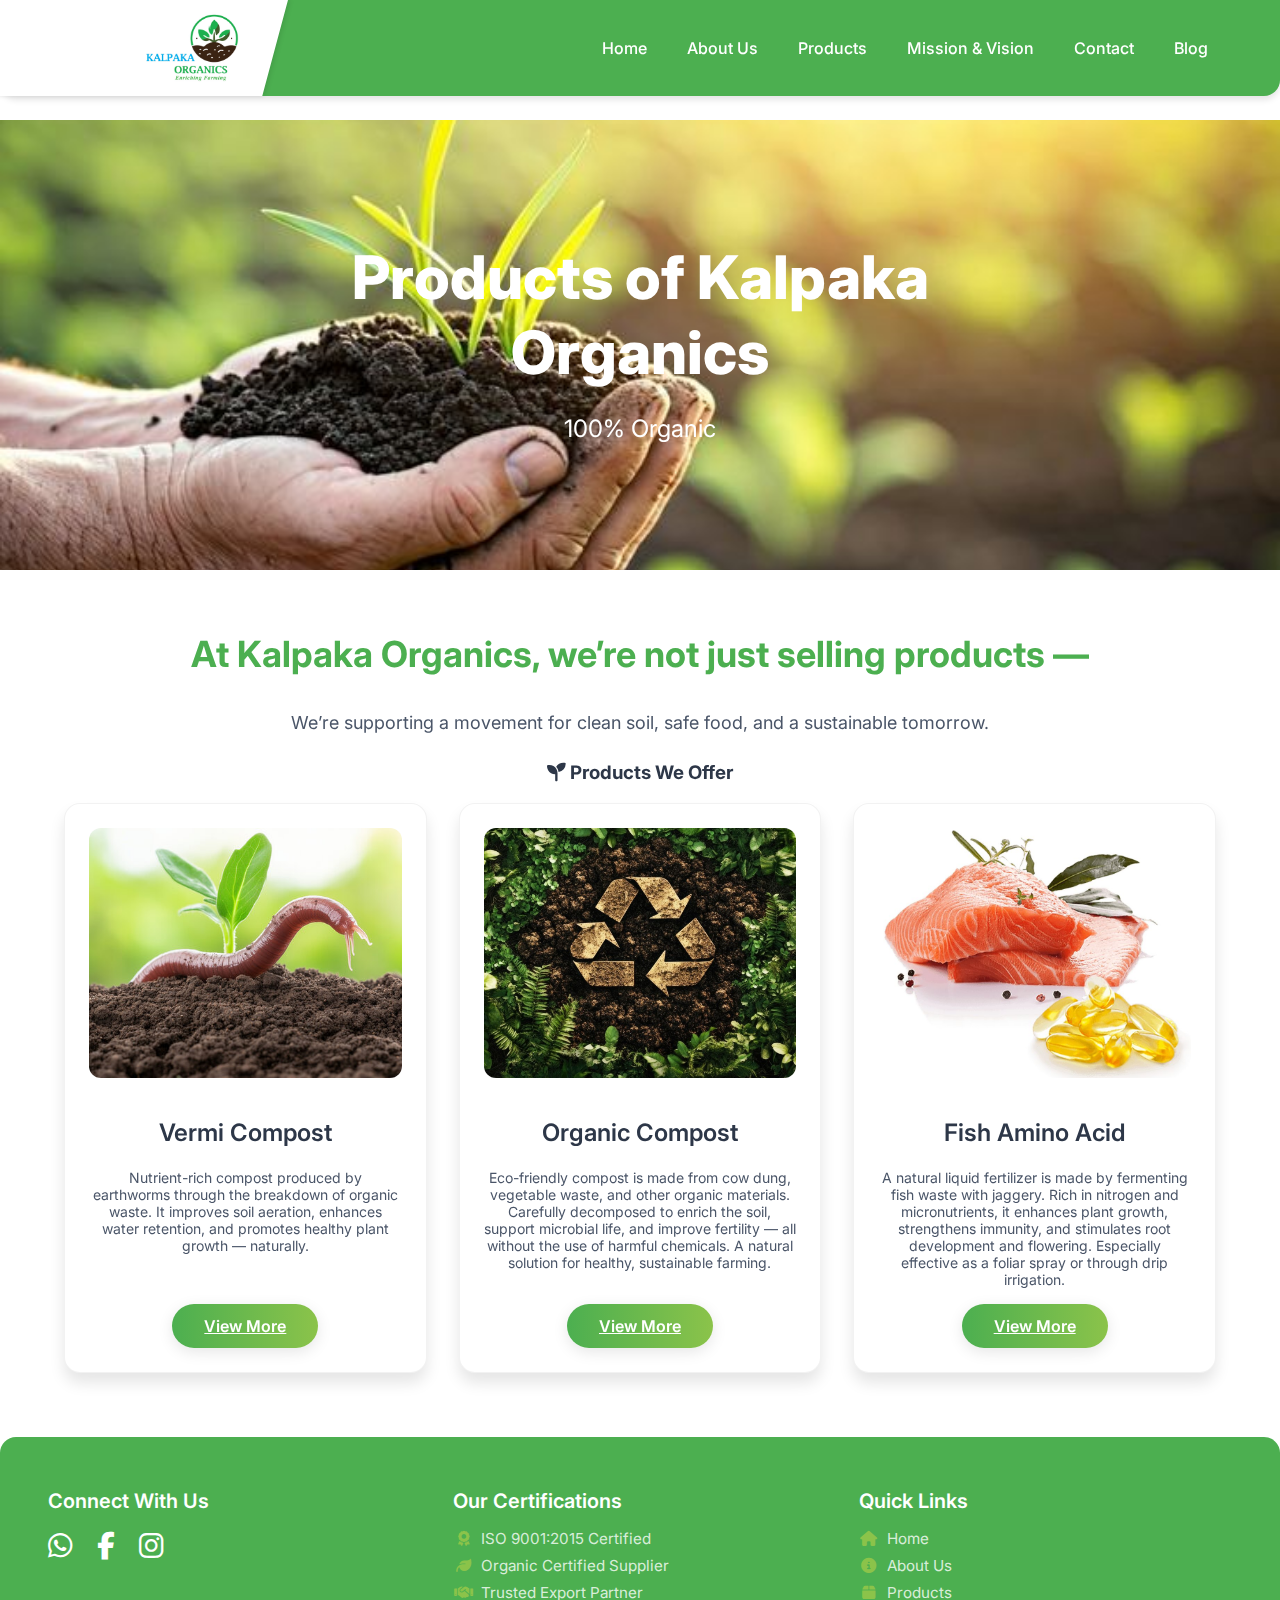
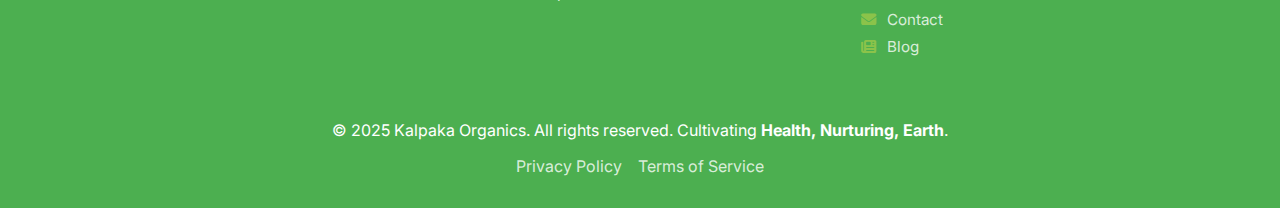
<file: products.html>
<!DOCTYPE html>
<html lang="en">
<head>
    <meta charset="UTF-8">
    <meta name="viewport" content="width=device-width, initial-scale=1.0">
    <title>Products - Kalpaka Organics</title>
    <!-- Favicon using your provided image -->
    <link rel="icon" href="logo1.jpeg" type="image/png">
    <!-- External CSS -->
    <link rel="stylesheet" href="style.css">
    <!-- Inter Font from Google Fonts -->
    <link href="https://fonts.googleapis.com/css2?family=Inter:wght@300;400;500;600;700&display=swap" rel="stylesheet">
    <!-- Font Awesome Icons CDN -->
    <link rel="stylesheet" href="https://cdnjs.cloudflare.com/ajax/libs/font-awesome/6.5.0/css/all.min.css">
</head>
<body>

    <!-- Loader (retained from index.html) -->
    <div id="loader-wrapper">
        <div id="loader" style="background-image: url('logo1.jpeg');"></div>
    </div>

    <!-- Fixed Header/Navigation (retained from index.html) -->
    <header class="header">
        <nav class="header-nav">
            <div class="header-logo-container">
                <img src="logo1.jpeg" alt="Kalpaka Organics Logo">
            </div>
            <ul class="nav-list">
                <li><a href="index.html" class="nav-link">Home</a></li>
                <li><a href="about.html" class="nav-link">About Us</a></li>
                <li><a href="products.html" class="nav-link">Products</a></li>
                <li><a href="about.html#mission-vision" class="nav-link"> Mission & Vision</a></li>
                <li><a href="contact.html" class="nav-link">Contact</a></li>
                <li><a href="blog.html" class="nav-link">Blog</a></li>
            </ul>
            <div class="hamburger-menu" id="hamburger-menu">
                <i class="fa-solid fa-bars"></i>
            </div>
        </nav>
    </header>

    <!-- Mobile Navigation Overlay and Menu (retained from index.html) -->
    <div class="mobile-nav-overlay" id="mobile-nav-overlay"></div>
    <div class="mobile-nav" id="mobile-nav">
        <div class="close-mobile-nav" id="close-mobile-nav">
            <i class="fa-solid fa-times"></i>
        </div>
        <ul class="mobile-nav-list">
            <li><a href="index.html">Home</a></li>
            <li><a href="about.html">About Us</a></li>
            <li><a href="products.html">Products</a></li>
            <li><a href="about.html#mission-vision">Our Mission & Vision</a></li>
            <li><a href="contact.html">Contact</a></li>
            <li><a href="blog.html">Blog</a></li>
        </ul>
    </div>

    <main>
        <!-- Hero Section for Products Page - Text Removed & Overlay Removed -->
        <section class="page-section hero-about hero-no-overlay" style="background-image: url('products.jpeg');">
            <div class="hero-content">
                <h1 class="hero-title">Products of  Kalpaka Organics</h1>
                <p class="hero-subtitle"> 100% Organic</p>
        </section>

        <!-- Products Content Section -->
        <section id="products-content" class="page-section bg-white">
            <div class="max-w-5xl mx-auto text-center">
                <h2 class="section-heading">At Kalpaka Organics, we’re not just selling products —</h2>
                <p class="section-subheading">
                    We’re supporting a movement for clean soil, safe food, and a sustainable tomorrow.
                </p>
                <h3 class="text-3xl font-bold text-secondary-green mb-6 flex items-center justify-center">
                    <i class="fa-solid fa-seedling mr-3"></i> Products We Offer
                </h3>

                <div class="product-grid"> <!-- Using product-grid for consistent styling with images -->
                    <!-- Product 1: Vermi Compost -->
                    <div class="product-card">
                        <!-- Image for Vermi Compost -->
                        <img src="vermiouter.jpeg" alt="Vermi Compost Image" onerror="this.onerror=null;this.src='https://placehold.co/400x300/8BC34A/FFFFFF?text=Vermi+Compost+Image';">
                        <h3>Vermi Compost</h3>
                        <p>
                            Nutrient-rich compost produced by earthworms through the breakdown of organic waste. It improves soil aeration, enhances water retention, and promotes healthy plant growth — naturally.
                        </p>
                        <a href="vermi.html" class="btn-modern">View More</a>
                    </div>

                    <!-- Product 2: Organic Compost -->
                    <div class="product-card">
                        <!-- Image for Organic Compost -->
                        <img src="biocomouter.jpg" alt="Organic Compost Image" onerror="this.onerror=null;this.src='https://placehold.co/400x300/8BC34A/FFFFFF?text=Organic+Compost+Image';">
                        <h3>Organic Compost</h3>
                        <p>
                            Eco-friendly compost is made from cow dung, vegetable waste, and other organic materials. Carefully decomposed to enrich the soil, support microbial life, and improve fertility — all without the use of harmful chemicals. A natural solution for healthy, sustainable farming.
                        </p>
                        <a href="organic.html" class="btn-modern">View More</a>
                    </div>

                    <!-- Product 3: Fish Amino Acid -->
                    <div class="product-card">
                        <!-- Image for Fish Amino Acid -->
                        <img src="fishamnioouter.jpg" alt="Fish Amino Acid Image" onerror="this.onerror=null;this.src='https://placehold.co/400x300/8BC34A/FFFFFF?text=Fish+Amino+Acid+Image';">
                        <h3>Fish Amino Acid</h3>
                        <p>
                            A natural liquid fertilizer is made by fermenting fish waste with jaggery. Rich in nitrogen and micronutrients, it enhances plant growth, strengthens immunity, and stimulates root development and flowering. Especially effective as a foliar spray or through drip irrigation.
                        </p>
                        <a href="faa.html" class="btn-modern">View More</a>
                    </div>
                </div>
            </div>
        </section>

    </main>

    <!-- Footer (Updated to match index.html structure) -->
    <footer class="footer">
        <div class="footer-top-sections">
            <div class="footer-section social-media">
                <h3>Connect With Us</h3>
                <div class="social-icons">
                    <a href="https://wa.me/yourphonenumber" target="_blank" aria-label="WhatsApp"><i class="fab fa-whatsapp"></i></a>
                    <a href="https://facebook.com/yourpagename" target="_blank" aria-label="Facebook"><i class="fab fa-facebook-f"></i></a>
                    <a href="https://instagram.com/yourusername" target="_blank" aria-label="Instagram"><i class="fab fa-instagram"></i></a>
                </div>
            </div>
            <div class="footer-section certifications">
                <h3>Our Certifications</h3>
                <ul>
                    <li><i class="fa-solid fa-award"></i> ISO 9001:2015 Certified</li>
                    <li><i class="fa-solid fa-leaf"></i> Organic Certified Supplier</li>
                    <li><i class="fa-solid fa-handshake"></i> Trusted Export Partner</li>
                </ul>
            </div>
            <!-- Quick Links Section with Icons -->
            <div class="footer-section quick-links">
                <h3>Quick Links</h3>
                <ul>
                    <li><a href="index.html"><i class="fa-solid fa-home"></i> Home</a></li>
                    <li><a href="about.html"><i class="fa-solid fa-circle-info"></i> About Us</a></li>
                    <li><a href="products.html"><i class="fa-solid fa-box"></i> Products</a></li>
                    <li><a href="contact.html"><i class="fa-solid fa-envelope"></i> Contact</a></li>
                    <li><a href="blog.html"><i class="fa-solid fa-newspaper"></i> Blog</a></li>
                </ul>
            </div>
        </div>
        <div class="footer-bottom-copyright">
            <p>&copy; 2025 Kalpaka Organics. All rights reserved. Cultivating <strong style="color: white;">Health, Nurturing, Earth</strong>.</p>
            <div class="footer-links">
                <a href="#">Privacy Policy</a>
                <a href="#">Terms of Service</a>
            </div>
        </div>
    </footer>

    <script>
        document.addEventListener('DOMContentLoaded', () => {
            // --- Loader Logic ---
            const loaderWrapper = document.getElementById('loader-wrapper');
            window.addEventListener('load', () => {
                loaderWrapper.classList.add('loader-hidden');
            });

            // --- Mobile Navigation Logic ---
            const hamburgerMenu = document.getElementById('hamburger-menu');
            const mobileNav = document.getElementById('mobile-nav');
            const closeMobileNav = document.getElementById('close-mobile-nav');
            const mobileNavOverlay = document.getElementById('mobile-nav-overlay');
            const mobileNavLinks = document.querySelectorAll('.mobile-nav-list a');

            hamburgerMenu.addEventListener('click', () => {
                mobileNav.classList.add('open');
                mobileNavOverlay.classList.add('open');
            });

            closeMobileNav.addEventListener('click', () => {
                mobileNav.classList.remove('open');
                mobileNavOverlay.classList.remove('open');
            });

            mobileNavOverlay.addEventListener('click', () => {
                mobileNav.classList.remove('open');
                mobileNavOverlay.classList.remove('open');
            });

            mobileNavLinks.forEach(link => {
                link.addEventListener('click', () => {
                    mobileNav.classList.remove('open');
                    mobileNavOverlay.classList.remove('open');
                });
            });

            // --- Page Section Intersection Observer (retained and adapted for about page) ---
            const sections = document.querySelectorAll('.page-section');
            const sectionObserver = new IntersectionObserver((entries) => {
                entries.forEach(entry => {
                    if (entry.isIntersecting) {
                        entry.target.classList.add('active');
                    } else {
                        // Optionally remove 'active' class when out of view for re-animation on scroll back
                        // entry.target.classList.remove('active');
                    }
                });
            }, {
                rootMargin: '0px',
                threshold: 0.1 // Trigger when 10% of the section is visible
            });

            // Observe all sections, including the hero on this page, as it's not "active" by default here
            sections.forEach(section => {
                sectionObserver.observe(section);
            });
        });
    </script>
</body>
</html>
</file>
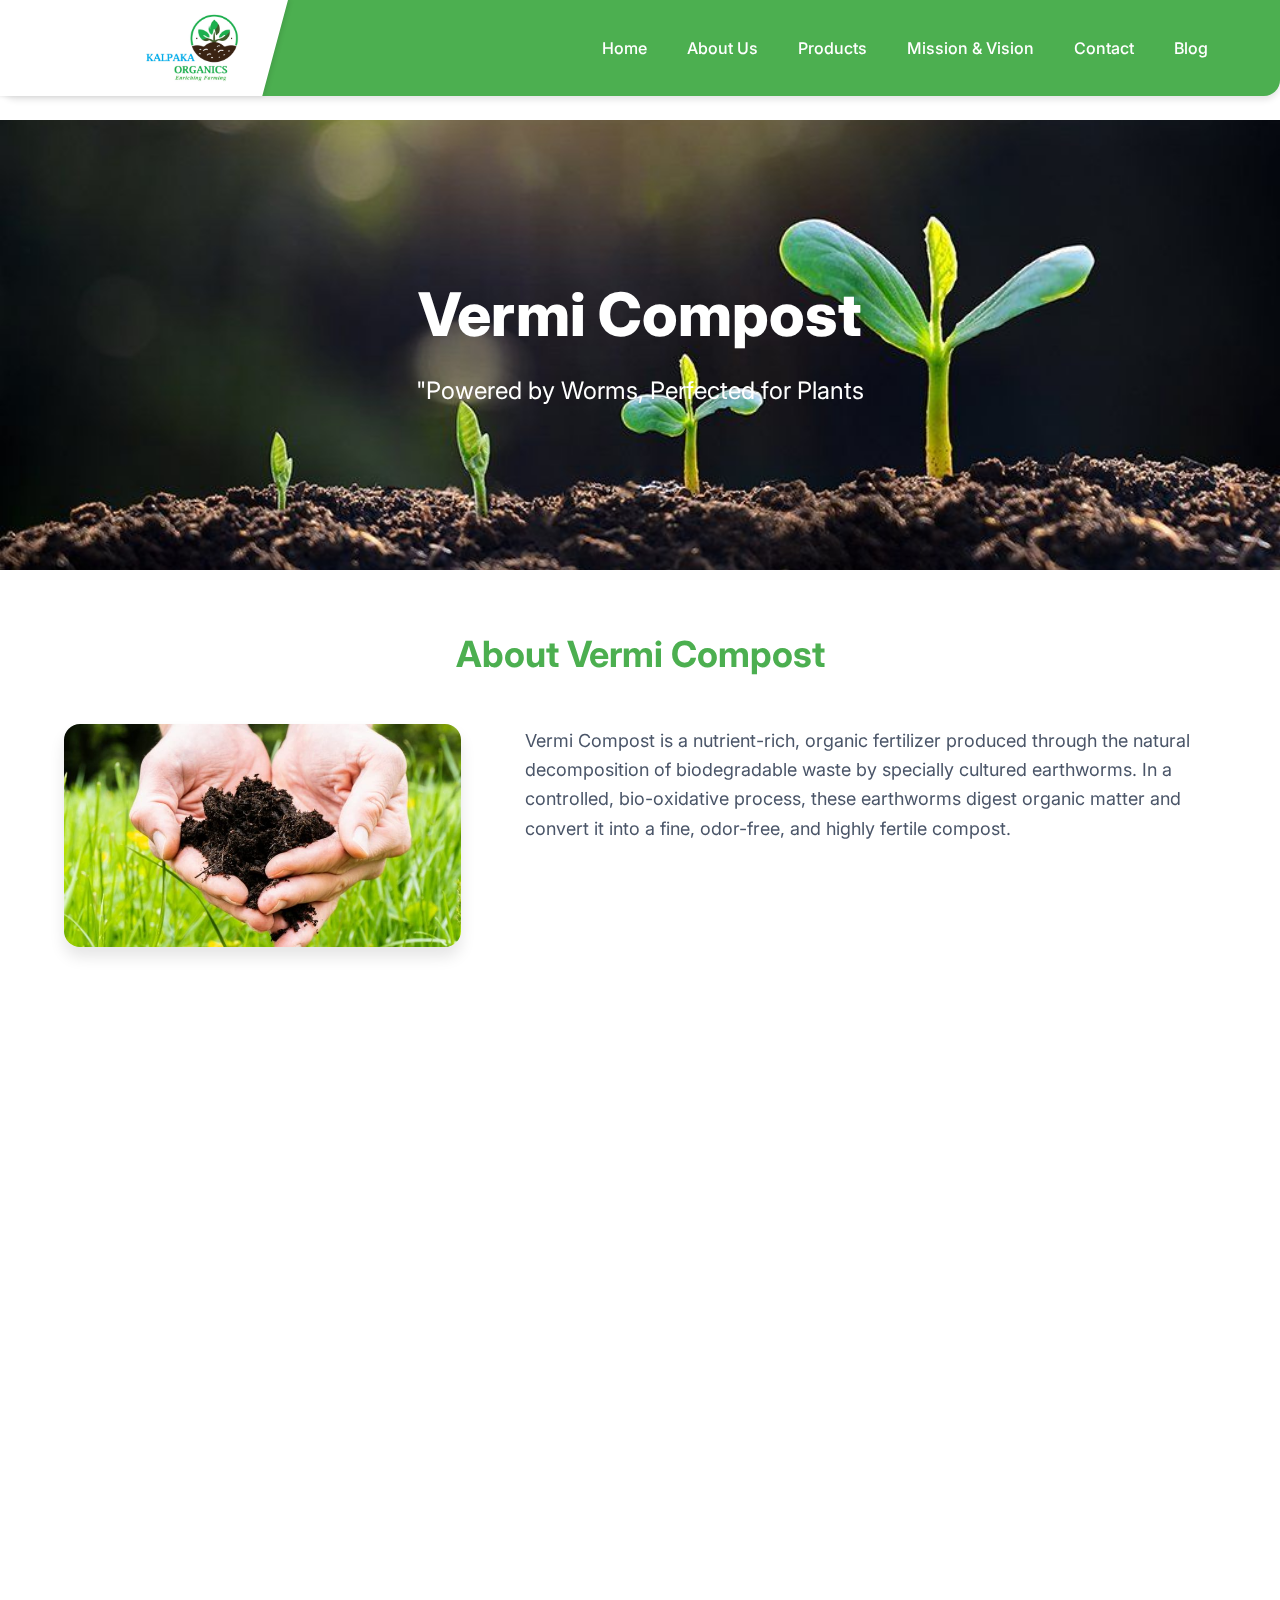
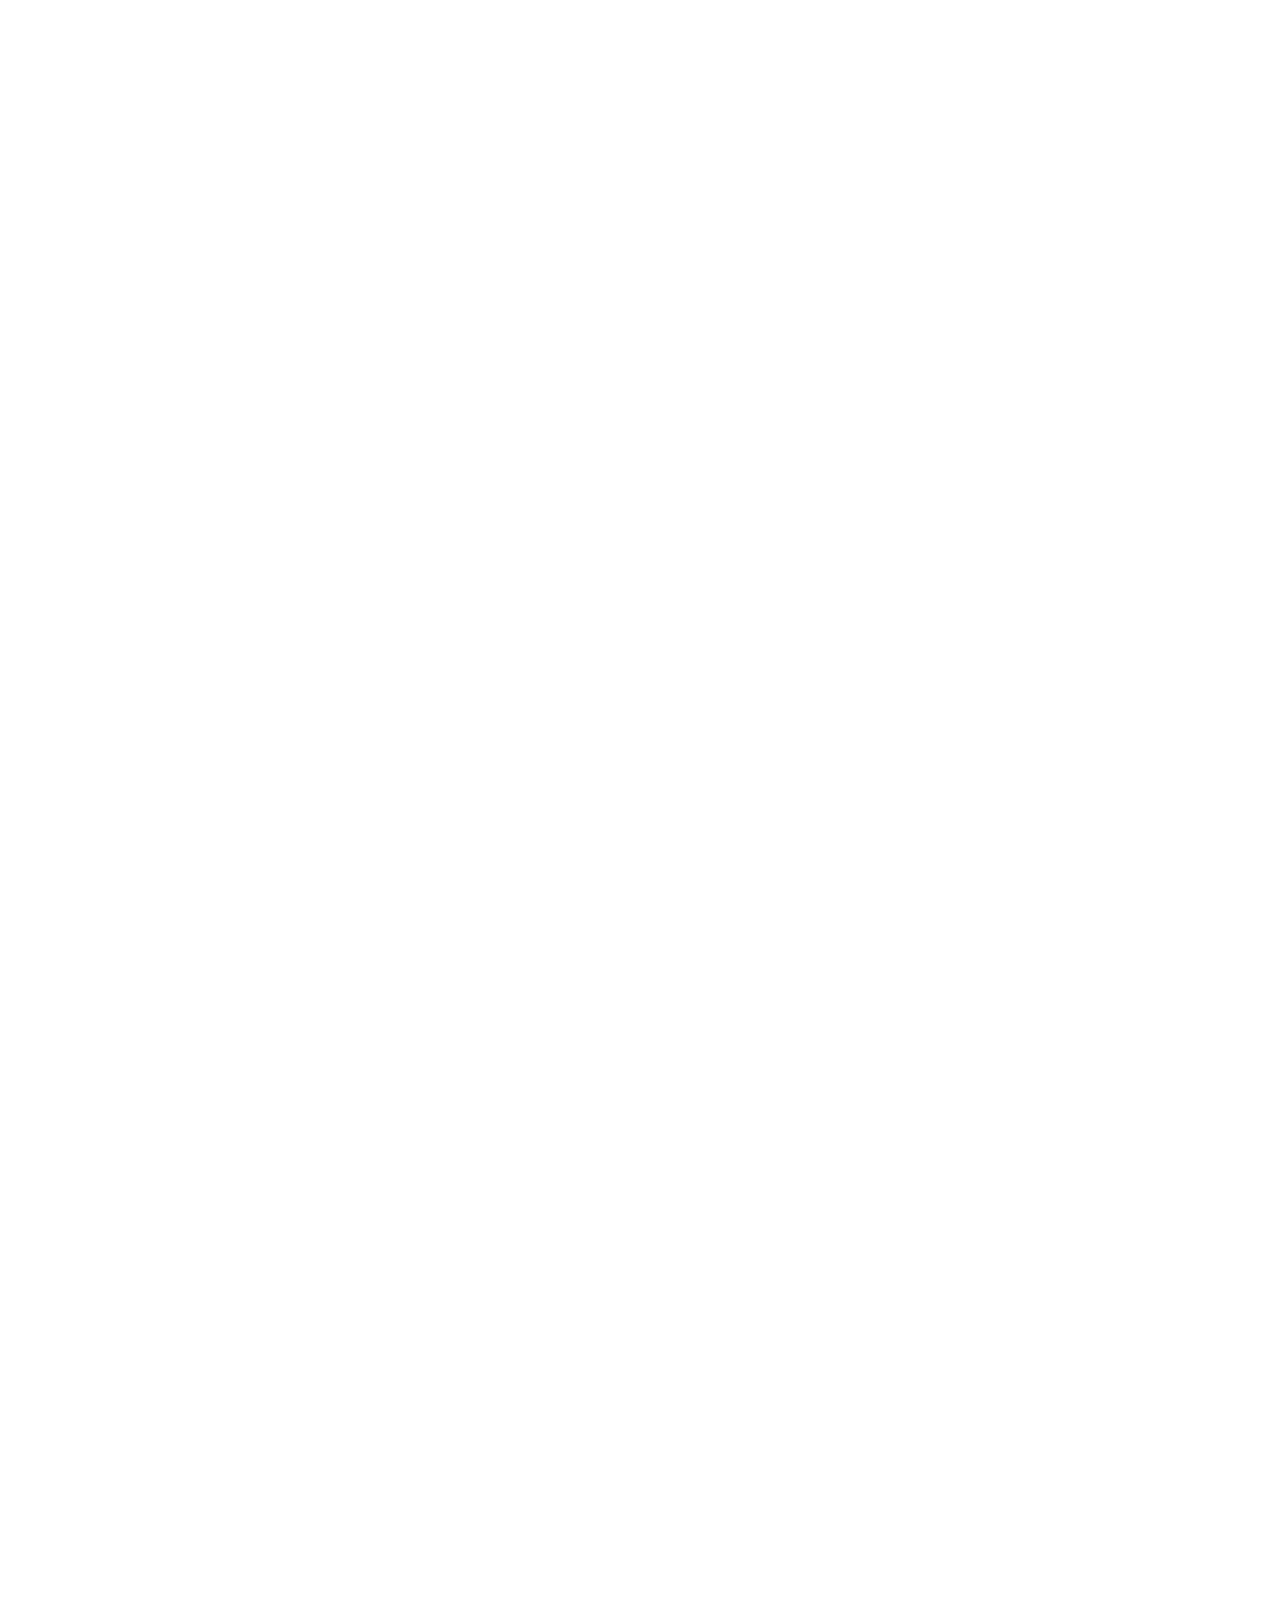
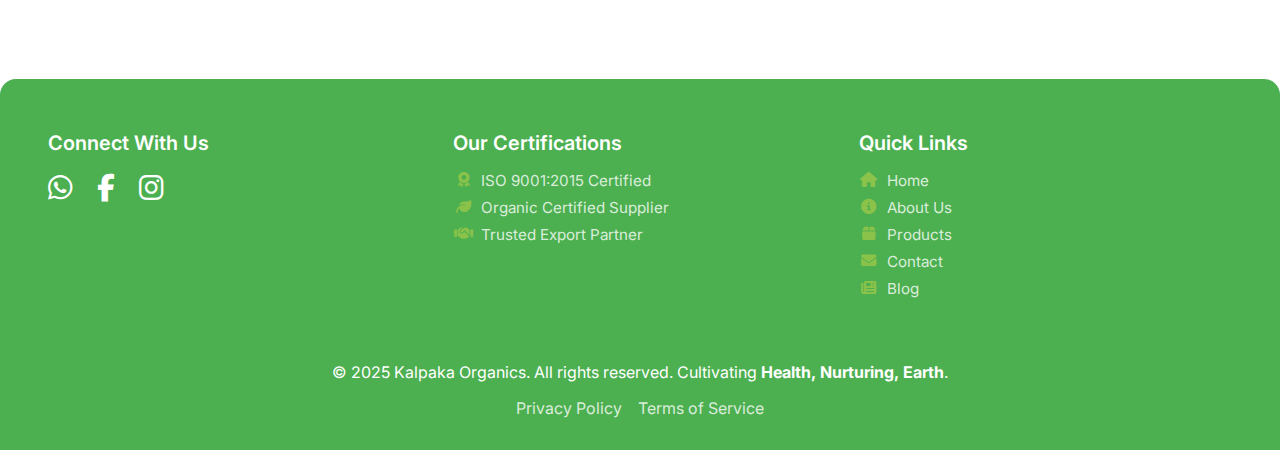
<file: vermi.html>
<!DOCTYPE html>
<html lang="en">
<head>
    <meta charset="UTF-8">
    <meta name="viewport" content="width=device-width, initial-scale=1.0">
    <title>Vermi Compost - Kalpaka Organics</title>
    <!-- Favicon using your provided image -->
    <link rel="icon" href="logo1.jpeg" type="image/png">
    <!-- External CSS -->
    <link rel="stylesheet" href="style.css">
    <!-- Inter Font from Google Fonts -->
    <link href="https://fonts.googleapis.com/css2?family=Inter:wght@300;400;500;600;700&display=swap" rel="stylesheet">
    <!-- Font Awesome Icons CDN -->
    <link rel="stylesheet" href="https://cdnjs.cloudflare.com/ajax/libs/font-awesome/6.5.0/css/all.min.css">
</head>
<body>

    <!-- Loader (retained from index.html) -->
    <div id="loader-wrapper">
        <div id="loader" style="background-image: url('logo1.jpeg');"></div>
    </div>

    <!-- Fixed Header/Navigation (retained from index.html) -->
    <header class="header">
        <nav class="header-nav">
            <div class="header-logo-container">
                <img src="logo1.jpeg" alt="Kalpaka Organics Logo">
            </div>
            <ul class="nav-list">
                <li><a href="index.html" class="nav-link">Home</a></li>
                <li><a href="about.html" class="nav-link">About Us</a></li>
                <li><a href="products.html" class="nav-link">Products</a></li>
                <li><a href="about.html#mission-vision" class="nav-link"> Mission & Vision</a></li>
                <li><a href="contact.html" class="nav-link">Contact</a></li>
                <li><a href="blog.html" class="nav-link">Blog</a></li>
            </ul>
            <div class="hamburger-menu" id="hamburger-menu">
                <i class="fa-solid fa-bars"></i>
            </div>
        </nav>
    </header>

    <!-- Mobile Navigation Overlay and Menu (retained from index.html) -->
    <div class="mobile-nav-overlay" id="mobile-nav-overlay"></div>
    <div class="mobile-nav" id="mobile-nav">
        <div class="close-mobile-nav" id="close-mobile-nav">
            <i class="fa-solid fa-times"></i>
        </div>
        <ul class="mobile-nav-list">
            <li><a href="index.html">Home</a></li>
            <li><a href="about.html">About Us</a></li>
            <li><a href="products.html">Products</a></li>
            <li><a href="about.html#mission-vision">Our Mission & Vision</a></li>
            <li><a href="contact.html">Contact</a></li>
            <li><a href="blog.html">Blog</a></li>
        </ul>
    </div>

    <main>
        <!-- Hero Section for Vermi Compost Product Page -->
        <section class="page-section hero-about hero-no-overlay" style="background-image: url('vermihero.jpg');">
            <div class="hero-content">
                <h1 class="hero-title">Vermi Compost</h1>
               <p class="hero-subtitle">"Powered by Worms, Perfected for Plants</p>
            </div>
        </section>

        <!-- About Vermi Compost Section -->
        <section id="about-vermi-compost" class="page-section bg-white">
            <div class="max-w-5xl mx-auto text-center">
                <h2 class="section-heading">About Vermi Compost</h2>
                <div class="vermi-about-layout">
                    <div class="vermi-about-image-col animate-fade-in">
                        <img src="vermimain.jpeg" alt="Vermi Compost Detail" class="section-image">
                    </div>
                   <div class="vermi-about-text-col">
                        <p class="section-subheading text-left animate-slide-up">
                            Vermi Compost is a nutrient-rich, organic fertilizer produced through the natural decomposition of
                            biodegradable waste by specially cultured earthworms. In a controlled, bio-oxidative process, these
                            earthworms digest organic matter and convert it into a fine, odor-free, and highly fertile compost.
                        </p>
                        <p class="section-subheading text-left animate-slide-up">
                            Unlike traditional compost or chemical fertilizers, Vermi Compost contains essential plant nutrients in
                            bioavailable form, making it more effective for plant uptake. It not only improves soil fertility and
                            aeration but also increases microbial activity and water retention in the soil.
                        </p>
                    </div>
                </div>
            </div>
</section>

        <!-- Why Choose Our Vermi Compost Section -->
 <section id="why-choose-vermi" class="page-section bg-gray-50">
            <div class="max-w-5xl mx-auto text-center">
                <h2 class="section-heading"><i class="fa-solid fa-seedling mr-3"></i> Why Choose Our Vermi Compost?</h2>
                <!-- Image removed from this section -->
                <ul class="content-list why-choose-list animate-slide-up">
                    <li><i class="fa-solid fa-check-circle"></i> 100% organic and eco-friendly</li>
                    <li><i class="fa-solid fa-leaf"></i> Enriched with vital macro and micronutrients</li>
                    <li><i class="fa-solid fa-plant-wilt"></i> Enhances root development and plant growth</li>
                    <li><i class="fa-solid fa-earth-americas"></i> Improves soil structure and biological activity</li>
                    <li><i class="fa-solid fa-handshake-angle"></i> Supports sustainable, chemical-free farming</li>
                </ul>
                <p class="section-subheading animate-slide-up">
                    <strong class="text-secondary-green"><i class="fa-solid fa-circle-check mr-2"></i> Ideal for:</strong> Organic farming, terrace gardens, nurseries, horticulture, vegetable and fruit cultivation.
                </p>
            </div>
        </section>

        <!-- Key Benefits Section -->
        <section id="key-benefits" class="page-section bg-white">
            <div class="max-w-5xl mx-auto text-center">
                <h2 class="section-heading">Key Benefits</h2>
                <div class="benefits-grid animate-fade-in">
                    <div class="benefit-card">
                        <i class="fa-solid fa-flask"></i>
                        <h3>Rich in Essential Nutrients</h3>
                        <p>Contains nitrogen, phosphorus, potassium, calcium, magnesium, and trace elements in a readily absorbable form for plants.</p>
                    </div>
                    <div class="benefit-card">
                        <i class="fa-solid fa-spa"></i>
                        <h3>Improves Soil Health</h3>
                        <p>Enhances soil structure, aeration, water-holding capacity, and microbial activity, leading to long-term fertility and healthier root systems.</p>
                    </div>
                    <div class="benefit-card">
                        <i class="fa-solid fa-chart-line"></i>
                        <h3>Accelerates Plant Growth</h3>
                        <p>Boosts seed germination, flowering, fruiting, and overall crop yield with visible improvements in quality and quantity.</p>
                    </div>
                    <div class="benefit-card">
                        <i class="fa-solid fa-recycle"></i>
                        <h3>Environmentally Responsible</h3>
                        <p>Converts agricultural waste into a valuable resource, reducing dependence on chemical fertilizers and supporting circular agriculture.</p>
                    </div>
                    <div class="benefit-card">
                        <i class="fa-solid fa-shield-halved"></i>
                        <h3>Safe and Non-Toxic</h3>
                        <p>Completely organic and safe for soil, crops, farmers, and the environment. Suitable for food crops, gardens, nurseries, and indoor plants.</p>
                    </div>
                </div>
            </div>
        </section>

        <!-- Applications Section -->
        <section id="applications" class="page-section bg-gray-50">
            <div class="max-w-5xl mx-auto text-center">
                <h2 class="section-heading">Applications</h2>
                <!-- Image removed from this section -->
                <ul class="content-list applications-list animate-slide-up">
                    <li><i class="fa-solid fa-tractor"></i> Agricultural Fields – Improves crop yield and soil productivity.</li>
                    <li><i class="fa-solid fa-flower"></i> Horticulture & Floriculture – Enhances color, size, and shelf-life of flowers and fruits.</li>
                    <li><i class="fa-solid fa-house-chimney"></i> Kitchen & Terrace Gardens – Ideal for home growers seeking chemical-free vegetables and herbs.</li>
                    <li><i class="fa-solid fa-tree"></i> Nurseries & Lawns – Encourages lush, green growth and reduces plant stress.</li>
                </ul>
            </div>
        </section>

        <!-- Usage Instructions Section -->
        <section id="usage-instructions" class="page-section bg-white">
            <div class="max-w-5xl mx-auto text-center">
                <h2 class="section-heading"><i class="fa-solid fa-screwdriver-wrench mr-3"></i> Usage Instructions</h2>
                <!-- Image removed from this section -->
                <ul class="content-list usage-list animate-slide-up">
                    <li><i class="fa-solid fa-hand-holding-droplet"></i> <strong>For Pots & Gardens:</strong> Mix 1-part vermi compost with 3-4 parts soil. Apply monthly for best results.</li>
                    <li><i class="fa-solid fa-seedling"></i> <strong>For Farmland:</strong> Apply 2–5 tons per acre before sowing or during the growing season.</li>
                    <li><i class="fa-solid fa-spray-can"></i> <strong>As Top Dressing:</strong> Sprinkle around the base of plants and water thoroughly. Use regularly for best results.</li>
                </ul>
            </div>
        </section>

        <!-- Packaging Available Section -->
        <section id="packaging" class="page-section bg-gray-50">
            <div class="max-w-5xl mx-auto text-center">
                <h2 class="section-heading"><i class="fa-solid fa-box-open mr-3"></i> Packaging Available</h2>
                <p class="section-subheading animate-fade-in">
                    <strong>5 kg | 10 kg | 25 kg | 50 kg</strong> | Custom bulk orders available for farms and institutions.
                </p>
            </div>
        </section>

        <!-- Back to Products Button -->
        <section class="page-section bg-white text-center">
            <a href="products.html" class="btn-modern animate-fade-in">Back to Products</a>
        </section>

    </main>

    <!-- Footer (Updated to match index.html structure) -->
    <footer class="footer">
        <div class="footer-top-sections">
            <div class="footer-section social-media">
                <h3>Connect With Us</h3>
                <div class="social-icons">
                    <a href="https://wa.me/yourphonenumber" target="_blank" aria-label="WhatsApp"><i class="fab fa-whatsapp"></i></a>
                    <a href="https://facebook.com/yourpagename" target="_blank" aria-label="Facebook"><i class="fab fa-facebook-f"></i></a>
                    <a href="https://instagram.com/yourusername" target="_blank" aria-label="Instagram"><i class="fab fa-instagram"></i></a>
                </div>
            </div>
            <div class="footer-section certifications">
                <h3>Our Certifications</h3>
                <ul>
                    <li><i class="fa-solid fa-award"></i> ISO 9001:2015 Certified</li>
                    <li><i class="fa-solid fa-leaf"></i> Organic Certified Supplier</li>
                    <li><i class="fa-solid fa-handshake"></i> Trusted Export Partner</li>
                </ul>
            </div>
            <!-- Quick Links Section with Icons -->
            <div class="footer-section quick-links">
                <h3>Quick Links</h3>
                <ul>
                    <li><a href="index.html"><i class="fa-solid fa-home"></i> Home</a></li>
                    <li><a href="about.html"><i class="fa-solid fa-circle-info"></i> About Us</a></li>
                    <li><a href="products.html"><i class="fa-solid fa-box"></i> Products</a></li>
                    <li><a href="contact.html"><i class="fa-solid fa-envelope"></i> Contact</a></li>
                    <li><a href="blog.html"><i class="fa-solid fa-newspaper"></i> Blog</a></li>
                </ul>
            </div>
        </div>
        <div class="footer-bottom-copyright">
            <p>&copy; 2025 Kalpaka Organics. All rights reserved. Cultivating <strong style="color: white;">Health, Nurturing, Earth</strong>.</p>
            <div class="footer-links">
                <a href="#">Privacy Policy</a>
                <a href="#">Terms of Service</a>
            </div>
        </div>
    </footer>

    <script>
        document.addEventListener('DOMContentLoaded', () => {
            // --- Loader Logic ---
            const loaderWrapper = document.getElementById('loader-wrapper');
            window.addEventListener('load', () => {
                loaderWrapper.classList.add('loader-hidden');
            });

            // --- Mobile Navigation Logic ---
            const hamburgerMenu = document.getElementById('hamburger-menu');
            const mobileNav = document.getElementById('mobile-nav');
            const closeMobileNav = document.getElementById('close-mobile-nav');
            const mobileNavOverlay = document.getElementById('mobile-nav-overlay');
            const mobileNavLinks = document.querySelectorAll('.mobile-nav-list a');

            hamburgerMenu.addEventListener('click', () => {
                mobileNav.classList.add('open');
                mobileNavOverlay.classList.add('open');
            });

            closeMobileNav.addEventListener('click', () => {
                mobileNav.classList.remove('open');
                mobileNavOverlay.classList.remove('open');
            });

            mobileNavOverlay.addEventListener('click', () => {
                mobileNav.classList.remove('open');
                mobileNavOverlay.classList.remove('open');
            });

            mobileNavLinks.forEach(link => {
                link.addEventListener('click', () => {
                    mobileNav.classList.remove('open');
                    mobileNavOverlay.classList.remove('open');
                });
            });

            // --- Page Section Intersection Observer for general sections ---
            const sections = document.querySelectorAll('.page-section');
            const sectionObserver = new IntersectionObserver((entries) => {
                entries.forEach(entry => {
                    if (entry.isIntersecting) {
                        entry.target.classList.add('active');
                    } else {
                        // Optionally remove 'active' class when out of view for re-animation on scroll back
                        // entry.target.classList.remove('active');
                    }
                });
            }, {
                rootMargin: '0px',
                threshold: 0.1 // Trigger when 10% of the section is visible
            });

            sections.forEach(section => {
                sectionObserver.observe(section);
            });

            // --- Intersection Observer for specific animations (images and lists) ---
            const animateElements = document.querySelectorAll('.animate-fade-in, .animate-slide-up');

            const animateObserver = new IntersectionObserver((entries) => {
                entries.forEach(entry => {
                    if (entry.isIntersecting) {
                        entry.target.classList.add('in-view');
                    } else {
                        entry.target.classList.remove('in-view'); // Reset when out of view
                    }
                });
            }, {
                rootMargin: '0px',
                threshold: 0.2 // Trigger when 20% of the element is visible
            });

            animateElements.forEach(element => {
                animateObserver.observe(element);
            });
        });
    </script>
</body>
</html>
</file>
<file: style.css>
/* style.css */

/* Global Box Sizing */
*, *::before, *::after {
    box-sizing: border-box;
}

/* Green and White Theme Colors */
:root {
    --color-primary-green: #4CAF50; /* A vibrant green */
    --color-secondary-green: #8BC34A; /* A lighter, natural green */
    --color-tertiary-green: #A5D6A7; /* Even lighter green */
    --color-white: #ffffff;
    --color-text-dark: #2D3748; /* Dark gray for text */
    --color-text-light: #4A5568; /* Slightly lighter gray for text */
    --color-gray-50: #F9FAFB; /* Light gray for backgrounds */
}

/* Base HTML and Body Styling */
html {
    min-height: 100vh; /* Ensure HTML takes full viewport height */
    scroll-behavior: smooth; /* Smooth scrolling for anchor links */
}

body {
    font-family: 'Inter', sans-serif;
    margin: 0; /* Remove default body margin */
    padding: 0; /* Remove default body padding */
    overflow-x: hidden; /* Prevent horizontal scroll */
    background-color: var(--color-white); /* White background for the body */
    display: flex; /* Make body a flex container */
    flex-direction: column; /* Stack children vertically */
    min-height: 100vh; /* Ensure body takes full viewport height */
    color: var(--color-text-dark); /* Default text color */
}

/* Strong Tag Styling */
strong {
    color: var(--color-primary-green);
    font-weight: 700; /* Ensure it's bold */
}

/* Fixed Header/Navigation */
.header {
    position: fixed;
    top: 0;
    left: 0;
    width: 100%;
    background-color: var(--color-primary-green); /* Default green background for the header itself */
    box-shadow: 0 4px 6px rgba(0, 0, 0, 0.1);
    z-index: 50;
    padding: 0; /* No padding here, height controlled by .header-nav */
    border-bottom-left-radius: 1rem;
    border-bottom-right-radius: 1rem;
}

.header-nav {
    display: flex;
    justify-content: space-between;
    align-items: center;
    max-width: 80rem; /* max-w-7xl */
    margin-left: auto;
    margin-right: auto;
    position: relative; /* For pseudo-element positioning */
    z-index: 1; /* Ensure content is above pseudo-elements */
    padding: 0 1.5rem; /* Horizontal padding for nav content */
    height: 6rem; /* Increased fixed height for the navbar for larger logo and better spacing */
}

/* Pseudo-element for the white background portion with diagonal cut */
.header-nav::before {
    content: '';
    position: absolute;
    top: 0;
    left: -100vw; /* Extend far left to cover viewport edge */
    /* Adjusted width to make the white background more focused on the logo */
    width: calc(15rem + 100vw); /* 15rem is the target width for the logo's white area */
    height: 100%; /* Now matches the height of .header-nav */
    background-color: var(--color-white);
    z-index: -1; /* Place behind the content */
    border-top-left-radius: 1rem; /* Match header radius */
    border-bottom-left-radius: 1rem; /* Match header radius */
    transform: skewX(-15deg); /* Apply skew to create diagonal cut */
    transform-origin: top right; /* Skew from the top right corner */
    box-shadow: 2px 0 5px rgba(0, 0, 0, 0.1); /* Subtle shadow for separation */
    transition: width 0.3s ease, transform 0.3s ease; /* Smooth transition for width and transform */
}

/* Logo Container - now centered and defines white area width */
.header-logo-container {
    display: flex;
    justify-content: center; /* Center horizontally */
    align-items: center; /* Center vertically */
    z-index: 2; /* Ensure it's above the pseudo-element */
    width: 15rem; /* Explicitly set width for the logo's white area */
    height: 100%; /* Ensure container takes full height of nav */
    /* Removed padding-right from here as width is explicit */
}

.header-logo-container img {
    height: 100%; /* Enlarged logo size to match navbar height */
    width: auto; /* Maintain aspect ratio */
    max-width: 12rem; /* Optional: set a max-width to prevent excessive growth */
    border-radius: 0.5rem; /* rounded-md */
}

.nav-list {
    display: flex;
    list-style: none;
    padding: 0;
    margin: 0;
    gap: 1.5rem; /* space-x-6 */
    z-index: 2; /* Ensure it's above the pseudo-element */
}

/* Nav Link Underline Removal */
.nav-link {
    color: var(--color-white); /* Keep nav links white on green background */
    font-weight: 500; /* font-medium */
    transition: color 0.3s ease-in-out;
    text-decoration: none; /* Remove underline */
}

.nav-link:hover {
    color: rgba(255, 255, 255, 0.8); /* hover:text-gray-200 */
    text-decoration: none; /* Ensure no underline on hover */
}

/* Hamburger Menu Icon */
.hamburger-menu {
    display: none; /* Hidden by default on desktop */
    font-size: 2rem;
    color: var(--color-white); /* Keep hamburger white */
    cursor: pointer;
    z-index: 60; /* Above header content */
}

/* Mobile Navigation Overlay */
.mobile-nav-overlay {
    position: fixed;
    top: 0;
    left: 0;
    width: 100%;
    height: 100%;
    background-color: rgba(0, 0, 0, 0.7);
    z-index: 55; /* Below header, above main content */
    display: none; /* Hidden by default */
    opacity: 0;
    transition: opacity 0.3s ease;
}

.mobile-nav-overlay.open {
    display: block;
    opacity: 1;
}

.mobile-nav {
    position: fixed;
    top: 0;
    right: -100%; /* Start off-screen */
    width: 70%; /* Mobile menu width */
    max-width: 300px;
    height: 100%;
    background-color: var(--color-primary-green);
    box-shadow: -4px 0 10px rgba(0, 0, 0, 0.2);
    z-index: 56;
    transition: right 0.3s ease-in-out;
    display: flex;
    flex-direction: column;
    padding-top: 6rem; /* Adjusted padding-top to match new header height */
}

.mobile-nav.open {
    right: 0; /* Slide in */
}

.mobile-nav-list {
    list-style: none;
    padding: 0;
    margin: 0;
    display: flex;
    flex-direction: column;
    gap: 1rem; /* space-y-4 */
    padding: 1.5rem;
}

.mobile-nav-list li a {
    color: var(--color-white);
    font-size: 1.25rem; /* text-xl */
    font-weight: 500;
    display: block;
    padding: 0.5rem 0;
    text-decoration: none; /* Remove underline */
}

.mobile-nav-list li a:hover {
    color: rgba(255, 255, 255, 0.8);
    text-decoration: none; /* Ensure no underline on hover */
}

.close-mobile-nav {
    position: absolute;
    top: 1rem;
    right: 1.5rem;
    font-size: 2rem;
    color: var(--color-white);
    cursor: pointer;
}


/* Main Content Area */
main {
    flex-grow: 1; /* Allows main content to expand and push footer down */
    /* Add margin-top to create the gap below the fixed header */
    margin-top: calc(6rem + 1.5rem); /* Header height (6rem) + 1 inch gap (1.5rem) = 7.5rem */
    position: relative; /* Needed for section positioning */
    width: 100%; /* Ensure main takes full width */
}

/* Page Section Base Styles */
.page-section {
    padding-top: 2rem; /* py-12 - Reduced from 5rem */
    padding-bottom: 2rem; /* py-12 - Reduced from 5rem */
    padding-left: 1.5rem; /* px-6 */
    padding-right: 1.5rem; /* px-6 */
    display: flex;
    flex-direction: column;
    align-items: center; /* Keep sections centered horizontally */
    justify-content: center;
    text-align: center;
    background-color: var(--color-white); /* Default background */
    opacity: 0;
    transform: translateY(20px);
    transition: opacity 0.8s ease-out, transform 0.8s ease-out;
    will-change: transform, opacity; /* Performance hint for animation */
}

.page-section.active {
    opacity: 1;
    transform: translateY(0);
}

/* Home Section with Video Background */
.video-background-container {
    position: relative;
    overflow: hidden;
    /* Set height to fill remaining viewport after header and gap */
    height: calc(100vh - 7.5rem); /* Total height of viewport minus header height and gap */
    display: flex;
    align-items: center;
    justify-content: center;
    text-align: center;
    padding-top: 0; /* Override page-section padding-top for hero */
    background-color: #000; /* Fallback background for video */
    /* Remove margin-top from here, main's margin-top handles the gap */
}

.background-video {
    position: absolute;
    top: 50%;
    left: 50%;
    min-width: 100%;
    min-height: 100%;
    width: auto;
    height: auto;
    z-index: -2; /* Place behind the hero-content and its overlay */
    transform: translate(-50%, -50%);
    object-fit: cover; /* Ensure the video covers the entire area */
    filter: brightness(0.7); /* Slightly darken the video for better text readability */
}

.hero-content {
    position: relative;
    z-index: 10;
    color: var(--color-white);
    padding: 2rem; /* p-8 */
    background-color: rgba(0, 0, 0, 0.4); /* bg-black bg-opacity-40 - this is the overlay */
    border-radius: 1rem; /* rounded-xl */
    box-shadow: 0 10px 15px rgba(0, 0, 0, 0.1); /* shadow-lg */
    max-width: 48rem; /* max-w-3xl */
    margin-left: auto;
    margin-right: auto;
}

.hero-title {
    font-size: 3rem; /* text-5xl */
    line-height: 1.25; /* leading-tight */
    font-weight: 800; /* font-extrabold */
    margin-bottom: 1rem; /* mb-4 */
}

.hero-subtitle {
    font-size: 1.25rem; /* text-xl */
    margin-bottom: 1rem; /* mb-4 */
}

.hero-tagline {
    font-size: 1.125rem; /* text-lg */
    margin-bottom: 2rem; /* mb-8 */
}

/* Modern Button Style */
.btn-modern {
    background-image: linear-gradient(to right, var(--color-primary-green) 0%, var(--color-secondary-green) 100%);
    padding: 0.75rem 2rem;
    border-radius: 9999px; /* Fully rounded */
    color: var(--color-white);
    font-weight: 600;
    transition: all 0.3s ease;
    box-shadow: 0 4px 15px rgba(0, 0, 0, 0.1);
    border: none;
    cursor: pointer;
    color: var(--color-white); 
}

.btn-modern:hover {
    transform: translateY(-3px);
    box-shadow: 0 8px 20px rgba(0, 0, 0, 0.2);
    opacity: 0.9;
}

/* General Content Styling */
.section-heading {
    font-size: 2.25rem; /* text-4xl */
    font-weight: 700; /* font-bold */
    color: var(--color-primary-green);
    margin-bottom: 2rem; /* mb-8 */
}

.section-subheading {
    font-size: 1.125rem; /* text-lg */
    color: var(--color-text-light);
    line-height: 1.625; /* leading-relaxed */
    margin-bottom: 1.5rem; /* mb-6 */
}

/* NEW: Wrapper for content within sections that needs left-alignment */
.section-content-wrapper {
    max-width: 60rem; /* max-w-5xl */
    margin-left: auto;
    margin-right: auto;
    text-align: left; /* Forces all content inside to align left */
    width: 100%; /* Ensure it takes full width within its parent */
}

/* "Our products are:" list alignment */
.content-list {
    list-style: none; /* Remove default bullet points */
    padding: 0;
    margin: 0 0 1.5rem 0; /* No auto margin, align to left, add bottom margin */
    display: flex; /* Make it a flex container */
    flex-direction: column; /* Always stack vertically */
    align-items: flex-start; /* Always align to start */
    gap: 0.5rem; /* space-y-2 */
    font-size: 1.125rem; /* text-lg */
    color: var(--color-text-light);
    /* max-width: 40rem; Removed this to allow it to fill section-content-wrapper */
}

.content-list li {
    display: flex; /* Keep li as flex container for its own content (icon + text) */
    align-items: flex-start; /* Align icon and text to the top for multi-line text */
    justify-content: flex-start; /* Align content within each list item to the left */
    text-align: left; /* Ensure text itself aligns left */
    width: 100%; /* Ensure list items take full available width */
}

.content-list li i {
    color: var(--color-primary-green);
    width: 1.5rem; /* Fixed width for icon */
    height: 1.5rem; /* Fixed height for icon */
    margin-right: 0.5rem; /* mr-2 */
    flex-shrink: 0; /* Prevent icon from shrinking */
    padding-top: 0.2rem; /* Adjust icon vertical alignment */
}

.grid-container {
    display: grid;
    grid-template-columns: repeat(1, minmax(0, 1fr)); /* grid-cols-1 */
    gap: 1.5rem; /* gap-6 */
    text-align: left;
}

.grid-item {
    padding: 1rem; /* p-4 */
    background-color:var(--color-gray-50); /* Changed to use variable */
    border-radius: 0.5rem; /* rounded-lg */
    box-shadow: 0 1px 2px rgba(0, 0, 0, 0.05); /* shadow-sm */
    transition: transform 0.3s ease-in-out, box-shadow 0.3s ease-in-out, border-color 0.3s ease-in-out; /* Add border-color transition */
    border: 1px solid transparent; /* Default transparent border for smooth transition */
    cursor: pointer; /* Indicate interactivity */
}

.grid-item:hover {
    transform: translateY(-0.3125rem); /* Move up slightly */
    box-shadow: 0 8px 15px rgba(0, 0, 0, 0.1); /* Increase shadow */
    border-color: var(--color-primary-green); /* Green border on hover */
}

.grid-item p {
    color: var(--color-text-light);
}

.grid-item i {
      color: var(--color-primary-green);
    width: 1.25rem; /* w-5 */
    height: 1.25rem; /* h-5 */
    margin-right: 0.5rem; /* mr-2 */
    display: inline-block;
}

/* NEW: Specific styling for content-list within grid-item to allow wrapping */
.grid-item .content-list {
    flex-direction: row; /* Keep row for desktop */
    flex-wrap: wrap; /* Allow items to wrap to the next line */
    justify-content: center; /* Center items when wrapped */
    gap: 0.5rem 1rem; /* Vertical and horizontal gap for wrapped items */
    margin: 0.5rem auto 0 auto; /* Adjust margin for lists within grid items */
    max-width: none; /* Remove max-width constraint for these specific lists */
}

.grid-item .content-list li {
    /* Ensure list items within grid items are still flex for icon+text */
    display: flex;
    align-items: center;
    justify-content: flex-start; /* Align text to start within its own item */
    text-align: left; /* Ensure text itself aligns left */
    flex-basis: auto; /* Allow items to take natural width */
    min-width: 45%; /* Ensure items take up roughly half the width before wrapping */
}


/* Testimonials Section - Full-Width Sliding Backgrounds */
#testimonials {
    /* No background here, it's on slideshow-container */
    background-color: transparent; /* Ensure no background on the section itself */
    padding-bottom: 0; /* Remove padding from bottom of section, dots container will provide it */
}

#testimonials .section-heading,
#testimonials .section-subheading {
    color: var(--color-text-dark); /* Revert to dark text for headings above the slideshow */
    position: relative;
    z-index: 2;
    padding-bottom: 2rem; /* Add padding to separate from slideshow */
}

#testimonials .section-subheading strong {
    color: var(--color-primary-green); /* Keep strong tags green */
}

.slideshow-container {
    position: relative;
    width: 100%;
    height: 400px;
    overflow: hidden;
    background-size: cover;
    background-position: center;
    background-repeat: no-repeat;
    transition: background-image 0.8s ease-in-out;
    display: flex;
    justify-content: center;
    align-items: center;
}

/* Overlay for text readability on the main slideshow background */
.slideshow-container::before {
    content: '';
    position: absolute;
    top: 0;
    left: 0;
    width: 100%;
    height: 100%;
    background-color: rgba(0, 0, 0, 0.5);
    z-index: 1; /* Below content */
}


.slides-wrapper {
    display: flex;
    height: 100%;
    width: 100%;
    transition: transform 0.8s ease-in-out;
    position: relative;
    z-index: 2; /* Above the overlay */
}

.testimonial-slide {
    flex: 0 0 100%;
    padding: 2rem;
    text-align: center;
    box-sizing: border-box;
    display: flex;
    flex-direction: column;
    justify-content: center;
    align-items: center;
    color: var(--color-white); /* Text color for content on the background */
    /* No individual background images or overlays here */
}

.testimonial-slide i {
    color: var(--color-secondary-green);
    width: 3rem;
    height: 3rem;
    margin-bottom: 1rem;
    display: inline-block;
}

.testimonial-slide p.italic {
    font-size: 1.25rem;
    font-style: italic;
    margin-bottom: 1.5rem;
    text-shadow: 1px 1px 3px rgba(0,0,0,0.7); /* Text shadow for readability */
}

.testimonial-slide p.font-semibold {
    font-weight: 600;
    text-shadow: 1px 1px 3px rgba(0,0,0,0.7); /* Text shadow for readability */
}

.testimonial-slide p strong {
    color: var(--color-primary-green); /* Strong tags within white text */
}


/* Slideshow navigation arrows */
.slideshow-nav-btn {
    cursor: pointer;
    position: absolute;
    top: 50%;
    width: auto;
    padding: 1rem;
    margin-top: -1.375rem; /* -22px */
    color: var(--color-white);
    font-weight: bold;
    font-size: 2rem;
    transition: 0.3s ease;
    user-select: none;
    background-color: rgba(0, 0, 0, 0.3);
    border-radius: 9999px; /* Fully rounded */
    display: flex;
    align-items: center;
    justify-content: center;
    box-shadow: 0 2px 10px rgba(0, 0, 0, 0.2);
    z-index: 3; /* Ensure arrows are above slides and overlay */
}

.next-btn {
    right: 1rem;
}

.prev-btn {
    left: 1rem;
}

.slideshow-nav-btn:hover {
    background-color: rgba(0, 0, 0, 0.5);
    color: var(--color-secondary-green);
}

/* Slideshow dots */
.dots-container {
    text-align: center;
    padding: 1rem 0;
    background-color: transparent;
    position: relative;
    z-index: 3;
    margin-top: 1rem;
}

.dot {
    cursor: pointer;
    height: 0.75rem;
    width: 0.75rem;
    margin: 0 0.3125rem;
    background-color: #bbb;
    border-radius: 50%;
    display: inline-block;
    transition: background-color 0.6s ease;
}

.dot.active, .dot:hover {
    background-color: var(--color-primary-green);
}

/* 3D Canvas Styling */
#three-canvas {
    width: 100%;
    height: 500px;
    display: block;
    background-color: #e2e8f0;
    border-radius: 1rem;
    margin: 0 auto;
}

/* Product Card Styling (for products.html) */
.product-grid {
    display: grid;
    grid-template-columns: repeat(1, minmax(0, 1fr));
    gap: 2rem;
    max-width: 72rem;
    margin-left: auto;
    margin-right: auto;
    justify-items: center;
}

.product-card {
    background-color: var(--color-white);
    padding: 1.5rem;
    border-radius: 1rem;
    box-shadow: 0 10px 15px rgba(0, 0, 0, 0.1);
    border: 1px solid rgba(0, 0, 0, 0.05);
    transition: transform 0.3s ease-in-out, box-shadow 0.3s ease-in-out;
    cursor: pointer;
    display: flex;
    flex-direction: column;
    align-items: center;
    text-align: center;
}

.product-card:hover {
    transform: translateY(-0.625rem) scale(1.02);
    box-shadow: 0 15px 30px rgba(0, 0, 0, 0.1);
}

.product-card img {
    width: 100%;
    height: 250px;
    object-fit: cover;
    border-radius: 0.75rem;
    margin-bottom: 1rem;
}

.product-card h3 {
    font-size: 1.5rem;
    font-weight: 600;
    color: var(--color-text-dark); /* Reverted to original color */
    margin-bottom: 0.5rem;
}

.product-card p {
    color: var(--color-text-light);
    font-size: 0.875rem;
    margin-bottom: 1rem;
    flex-grow: 1;
}

/* Product Detail Page Specific Styles (for individual product pages) */
.product-detail-container {
    max-width: 60rem;
    margin-left: auto;
    margin-right: auto;
    background-color: var(--color-white);
    padding: 2rem;
    border-radius: 1rem;
    box-shadow: 0 10px 15px rgba(0, 0, 0, 0.1);
    border: 1px solid rgba(0, 0, 0, 0.05);
    text-align: left;
}

.product-detail-container h2 {
    font-size: 2.25rem;
    font-weight: 700;
    color: var(--color-primary-green);
    margin-bottom: 1rem;
    text-align: center;
}

.product-detail-container img {
    width: 100%;
    max-height: 25rem;
    object-fit: cover;
    border-radius: 0.75rem;
    margin-bottom: 2rem;
}

.product-detail-container h3 {
    font-size: 1.25rem;
    font-weight: 600;
    color: var(--color-secondary-green);
    margin-bottom: 0.5rem;
    display: flex;
    align-items: center;
}

.product-detail-container h3 i {
    width: 1.5rem;
    height: 1.5rem;
    margin-right: 0.5rem;
    flex-shrink: 0;
    padding-top: 0.125rem;
}

.product-detail-container p {
    color: var(--color-text-light);
    line-height: 1.625;
    margin-bottom: 1rem;
}

.product-detail-container ul {
    list-style: none;
    padding: 0;
    margin-bottom: 1rem;
    margin-left: 1rem;
    text-align: left;
}

.product-detail-container ul li {
    display: flex;
    align-items: flex-start;
    margin-bottom: 0.5rem;
    color: var(--color-text-light);
}

.product-detail-container ul li i {
    color: var(--color-primary-green);
    margin-right: 0.5rem;
    width: 1.25rem;
    height: 1.25rem;
    flex-shrink: 0;
    padding-top: 0.125rem;
}

/* Contact Section */
.contact-grid {
    display: grid;
    grid-template-columns: repeat(1, minmax(0, 1fr));
    gap: 1.5rem;
    margin-bottom: 2.5rem;
    text-align: center; /* Centered for mobile by default */
}

.contact-grid div {
    background-color: var(--color-gray-50);
    padding: 1.5rem;
    border-radius: 0.75rem;
    box-shadow: 0 4px 8px rgba(0, 0, 0, 0.05);
    display: flex; /* Make it a flex container */
    flex-direction: column; /* Stack content vertically */
    align-items: center; /* Center content horizontally within each div */
    text-align: center; /* Center text within each div */
}

.contact-grid div h3 {
    font-size: 1.25rem;
    font-weight: 600;
    color: var(--color-secondary-green);
    margin-bottom: 0.75rem; /* Increased margin for better spacing */
    display: flex; /* Allow icon and text to be side-by-side */
    align-items: center; /* Vertically align icon and text */
    justify-content: center; /* Center the heading content */
}

.contact-grid div h3 i {
    margin-right: 0.5rem; /* Space between icon and text */
    color: var(--color-primary-green); /* Ensure icon color is primary green */
    font-size: 1.5rem; /* Slightly larger icon for headings */
}

.contact-grid div p {
    color: var(--color-text-light);
    line-height: 1.5; /* Improved line height for readability */
}

.google-map-container {
    margin-bottom: 2.5rem;
    width: 100%; /* Ensure it takes full width of its parent */
}

.google-map-container h3 {
    font-size: 1.25rem;
    font-weight: 600;
    color: var(--color-secondary-green);
    margin-bottom: 1rem;
    text-align: center;
}

.google-map-iframe-wrapper {
    position: relative;
    padding-bottom: 56.25%;
    height: 0;
    overflow: hidden;
    border-radius: 0.75rem;
    box-shadow: 0 4px 6px rgba(0, 0, 0, 0.1);
}

.google-map-iframe-wrapper iframe {
    position: absolute;
    top: 0;
    left: 0;
    width: 100%;
    height: 100%;
    border: 0;
}

/* Tabbed Forms */
.tab-buttons {
    display: flex;
    justify-content: center; /* Ensures buttons are centered */
    margin-bottom: 2rem;
    flex-wrap: wrap;
    gap: 2rem; /* Increased gap between buttons for more space */
    padding: 2rem; /* Added horizontal padding to prevent buttons from touching edges */
}

.tab-button {
    padding: 0.75rem 1.25rem; /* Adjusted padding to ensure text fits and has breathing room */
    border-bottom: 3px solid transparent;
    color: var(--color-text-light);
    font-weight: 600;
    cursor: pointer;
    transition: all 0.3s ease;
    background: none;
    border-radius: 0.5rem; /* Slightly rounded buttons */
    white-space: nowrap; /* Prevent buttons from breaking words */
    flex-shrink: 0; /* Prevent buttons from shrinking on smaller screens */
}

.tab-button:hover {
    background-color: var(--color-tertiary-green); /* Light green background on hover */
    color: var(--color-text-dark); /* Darker text on hover */
}

.tab-button.active {
    border-color: var(--color-primary-green);
    color: var(--color-primary-green);
    background-color: var(--color-gray-50); /* Light background for active tab */
    box-shadow: 0 2px 5px rgba(0, 0, 0, 0.05); /* Subtle shadow for active tab */
}

.tab-content {
    display: none;
    opacity: 0;
    transform: translateY(10px);
    transition: opacity 0.3s ease, transform 0.3s ease;
    padding: 1.5rem; /* Increased padding */
    border: 1px solid rgba(0, 0, 0, 0.05);
    border-radius: 0.75rem; /* Rounded corners */
    box-shadow: 0 4px 10px rgba(0, 0, 0, 0.05); /* Softer shadow */
    background-color: var(--color-white); /* White background for form */
    width: 100%; /* Ensure it takes full width of its parent */
    max-width: 40rem; /* Constrain form width for better readability */
    margin: 1.5rem auto 0 auto; /* Added margin-top for space between buttons and form, centered horizontally */
}

.tab-content.active {
    display: block;
    opacity: 1;
    transform: translateY(0);
}

.form-group {
    margin-bottom: 1.5rem;
    text-align: left; /* Ensure labels and inputs align left */
}

.form-group label {
    display: block;
    font-size: 0.95rem; /* Slightly larger label font */
    font-weight: 500;
    color: var(--color-text-dark); /* Darker label text */
    margin-bottom: 0.5rem;
}

.form-group input,
.form-group textarea {
    width: 100%;
    padding: 0.75rem;
    border: 1px solid #d1d5db;
    border-radius: 0.5rem; /* More rounded input fields */
    transition: border-color 0.2s ease, box-shadow 0.2s ease;
    font-size: 1rem; /* Consistent font size */
    color: var(--color-text-dark); /* Darker input text */
}

.form-group input:focus,
.form-group textarea:focus {
    outline: none;
    border-color: var(--color-primary-green);
    box-shadow: 0 0 0 3px rgba(76, 175, 80, 0.3);
}

.form-group textarea {
    min-height: 8rem; /* Taller textarea */
    resize: vertical;
}

.form-submit-center {
    text-align: center;
    margin-top: 2rem; /* Space above submit button */
}

/* Blog Section */
.blog-grid {
    display: grid;
    grid-template-columns: repeat(1, minmax(0, 1fr));
    gap: 2rem;
    margin-top: 2.5rem;
}

.blog-post-card {
    background-color: var(--color-gray-50);
    padding: 1rem;
    border-radius: 1rem;
    box-shadow: 0 4px 6px rgba(0, 0, 0, 0.05);
    text-align: left;
    transition: transform 0.3s ease-in-out, box-shadow 0.3s ease-in-out, border-color 0.3s ease-in-out; /* Added border-color to transition */
    border: 1px solid transparent; /* Default transparent border */
    cursor: pointer;
}

.blog-post-card:hover {
    transform: translateY(-0.3125rem);
    box-shadow: 0 8px 15px rgba(0, 0, 0, 0.1);
    border-color: var(--color-primary-green); /* Green border on hover */
}

.blog-post-card h3 {
    font-size: 1.5rem;
    font-weight: 600;
    color: #ffffff;
    margin-bottom: 0.75rem;
}

.blog-post-card p {
    color: var(--color-text-light);
    margin-bottom: 1rem;
}

.blog-post-card a {
    color: var(--color-primary-green);
    font-weight: 500;
    text-decoration: none;
    transition: text-decoration 0.3s ease;
}

.blog-post-card a:hover {
    text-decoration: underline;
}

/* Footer */
.footer {
    background-color: var(--color-primary-green);
    color: var(--color-white);
    padding: 2rem 1.5rem;
    text-align: center;
    border-top-left-radius: 1rem;
    border-top-right-radius: 1rem;
    margin-top: 2rem;
    display: flex;
    flex-direction: column;
    align-items: center;
    gap: 2rem;
}

.footer-top-sections {
    display: flex;
    flex-direction: column;
    gap: 2rem;
    max-width: 80rem;
    width: 100%;
    margin: 0 auto;
    padding: 0 1.5rem;
}

.footer-bottom-copyright {
    width: 100%;
    max-width: 80rem;
    margin: 0 auto;
    padding: 0 1.5rem;
    text-align: center;
    margin-top: 1rem;
}

.footer-section {
    flex: 1;
    text-align: center;
}

.footer-section h3 {
    font-size: 1.25rem;
    font-weight: 600;
    margin-bottom: 1rem;
    color: var(--color-white);
}

.footer-section p, .footer-section ul {
    font-size: 0.875rem;
    color: rgba(255, 255, 255, 0.8);
}

.footer-links {
    display: flex;
    justify-content: center;
    gap: 1rem;
    margin-top: 1rem;
}

.footer-links a {
    color: rgba(255, 255, 255, 0.8);
    transition: color 0.3s ease;
    text-decoration: none;
}

.footer-links a:hover {
    color: var(--color-white);
    text-decoration: underline;
}

/* Social Media Icons */
.social-icons {
    display: flex;
    justify-content: center;
    gap: 1.5rem;
    margin-top: 1rem;
}

.social-icons a {
    color: var(--color-white);
    font-size: 1.75rem;
    transition: transform 0.3s ease, color 0.3s ease;
    text-decoration: none;
}

.social-icons a:hover {
    transform: translateY(-3px) scale(1.1);
    color: var(--color-secondary-green);
}

/* Certifications List */
.certifications ul {
    list-style: none;
    padding: 0;
    margin: 0;
    display: flex;
    flex-direction: column;
    gap: 0.5rem;
    align-items: center;
}

.certifications ul li {
    display: flex;
    align-items: center;
    color: rgba(255, 255, 255, 0.8);
    font-size: 0.95rem;
    justify-content: center;
    width: 100%;
}

.certifications ul li i {
    color: var(--color-secondary-green);
    margin-right: 0.5rem;
    width: 1.25rem;
    flex-shrink: 0;
    text-align: center;
}

/* Quick Links Specific Styling for Icons */
.quick-links ul {
    list-style: none;
    padding: 0;
    margin: 0;
    display: flex;
    flex-direction: column;
    gap: 0.5rem;
    
}

.quick-links ul li {
    display: flex;
    align-items: center;
    color: rgba(255, 255, 255, 0.8);
    font-size: 0.95rem;
    text-align: left;
    width: 100%;
}

.quick-links ul li a {
    display: flex;
    align-items: center;
    color: rgba(255, 255, 255, 0.8);
    text-decoration: none;
    transition: color 0.3s ease;
}

.quick-links ul li a:hover {
    color: var(--color-white);
    text-decoration: underline;
}

.quick-links ul li i {
    color: var(--color-secondary-green);
    margin-right: 0.5rem;
    width: 1.25rem;
    flex-shrink: 0;
    text-align: center;
}


/* Loader Styles */
#loader-wrapper {
    position: fixed;
    top: 0;
    left: 0;
    width: 100%;
    height: 100%;
    background-color: var(--color-white);
    display: flex;
    justify-content: center;
    align-items: center;
    z-index: 9999;
    transition: opacity 0.7s ease-out, visibility 0.7s ease-out;
}

#loader {
    width: 100px;
    height: 100px;
    background-size: contain;
    background-repeat: no-repeat;
    background-position: center;
    animation: logoFadeInOut 2s infinite ease-in-out;
}

@keyframes logoFadeInOut {
    0% {
        opacity: 0.2;
    }
    50% {
        opacity: 1;
    }
    100% {
        opacity: 0.2;
    }
}

/* Hide loader when done - the wrapper will fade out */
.loader-hidden {
    opacity: 0;
    visibility: hidden;
}

/* Styles for About Us Page Hero Section */
.hero-about {
    background-image: url('about.jpg'); /* REPLACE WITH YOUR ACTUAL IMAGE PATH */
    background-size: cover;
    background-position: center;
    height: 50vh; /* Shorter height for about page hero */
    position: relative;
    display: flex;
    align-items: center;
    justify-content: center;
    text-align: center;
    color: var(--color-white);
    padding-top: 0;
}

/* Overlay for text readability on about page hero */
.hero-about::before {
    content: '';
    position: absolute;
    top: 0;
    left: 0;
    width: 100%;
    height: 100%;
    background-color: rgba(0, 0, 0, 0.5);
    z-index: 1;
}

/* NEW: Rule to remove overlay for specific hero sections */
.hero-no-overlay::before {
    content: none; /* This will remove the pseudo-element and thus the overlay */
}

/* Ensure hero-content is above the pseudo-element overlay */
.hero-about .hero-content {
    position: relative;
    z-index: 2;
    background-color: transparent; /* Removed background */
    box-shadow: none; /* Removed shadow */
    padding: 2rem; /* Keep padding for content spacing */
}


/* Styles for Who We Are section layout */
.who-we-are-layout {
    display: flex;
    flex-direction: column; /* Stack on mobile by default */
    align-items: center;
    gap: 2rem;
    margin-top: 2rem;
}
.who-we-are-image-col {
    width: 100%;
    display: flex;
    justify-content: center;
    transform: translateX(-50px); /* Initial state for animation */
    opacity: 0;
    transition: transform 1s ease-out, opacity 1s ease-out;
    margin-top: 1rem; /* Added margin-top to move image down */
}

.who-we-are-image-col img {
    /*max-width: 100%;*/
    /*max-height: 25rem;*/
    width: 100%;
    height:600px;
    object-fit: cover; /* Ensure image covers the area */
    border-radius: 1rem;
    box-shadow: 0 10px 15px rgba(0, 0, 0, 0.1);
}

.who-we-are-text-col {
    width: 100%;
    text-align: left;
    transform: translateX(50px); /* Initial state for animation */
    opacity: 0;
    transition: transform 1s ease-out, opacity 1s ease-out;
}

/* Animation trigger when parent section is active */
#who-we-are.active .who-we-are-image-col {
    transform: translateX(0);
    opacity: 1;
}

#who-we-are.active .who-we-are-text-col {
    transform: translateX(0);
    opacity: 1;
}

/* Styles for Why This Shift? section layout */
.why-shift-layout {
    display: flex;
    flex-direction: column; /* Stack on mobile by default */
    align-items: center;
    gap: 2rem;
    margin-top: 2rem;
}

.why-shift-image-col {
    width: 100%;
    display: flex;
    justify-content: center;
    max-height: 20rem; /* Consistent image height with 'Who We Are' */
    transform: translateX(50px); /* Initial state for animation: image comes from right */
    opacity: 0;
    transition: transform 1s ease-out, opacity 1s ease-out;
}

.why-shift-image-col img {
    max-width: 100%;
    max-height: 20rem; /* Ensure image itself respects height */
    width: auto;
    height: auto;
    object-fit: cover;
    border-radius: 1rem;
    box-shadow: 0 10px 15px rgba(0, 0, 0, 0.1);
}

.why-shift-text-col {
    width: 100%;
    text-align: left;
    transform: translateX(-50px); /* Initial state for animation: text comes from left */
    opacity: 0;
    transition: transform 1s ease-out, opacity 1s ease-out;
}

/* Animation trigger for Why This Shift? section */
#why-shift.active .why-shift-image-col {
    transform: translateX(0);
    opacity: 1;
}

#why-shift.active .why-shift-text-col {
    transform: translateX(0);
    opacity: 1;
}

/* Styles for Combined Mission & Vision Section */
.mission-vision-grid {
    display: grid;
    grid-template-columns: 1fr; /* Stack on mobile */
    gap: 2rem; /* Gap between cards */
    margin-top: 2rem;
}

/* General styles for mission-vision-card (applied to both) */
.mission-vision-card {
    position: relative; /* Needed for absolute video and content */
    overflow: hidden; /* Hide video overflow */
    padding: 2rem;
    border-radius: 1rem;
    box-shadow: 0 10px 15px rgba(0, 0, 0, 0.1);
    border: 1px solid rgba(0, 0, 0, 0.1); /* Adjusted border for better visibility against brighter video */
    text-align: center;
    display: flex;
    flex-direction: column;
    align-items: center;
    justify-content: center; /* Center content vertically */
    transition: transform 0.3s ease-in-out, box-shadow 0.3s ease-in-out, border-color 0.3s ease-in-out;
    height: 300px; /* Fixed height for rectangular shape */
    background-color: transparent; /* Ensure no background color on the card itself */
}

.mission-vision-card:hover {
    transform: translateY(-0.625rem) scale(1.02);
    box-shadow: 0 15px 30px rgba(0, 0, 0, 0.2);
    border-color: var(--color-primary-green); /* Green border on hover */
}

.mission-vision-card .card-background-video {
    position: absolute;
    top: 50%;
    left: 50%;
    min-width: 100%;
    min-height: 100%;
    width: auto;
    height: auto;
    z-index: 0; /* Place behind content */
    transform: translate(-50%, -50%);
    object-fit: cover;
    filter: brightness(0.7); /* Increased brightness for more video visibility */
}

/* Removed the ::before pseudo-element for the overlay */
.mission-vision-card::before {
    content: none;
}

.mission-vision-card .card-content-wrapper {
    position: relative; /* Ensure content is above video */
    z-index: 1; /* Content above video */
    color: var(--color-white); /* Changed text color to white for better readability */
}

.card-heading {
    font-size: 1.75rem; /* text-3xl */
    font-weight: 700;
    color: var(--color-white); /* Changed to white text */
    margin-bottom: 1rem;
    display: flex;
    align-items: center;
    justify-content: center;
}

.card-heading i {
    font-size: 2rem; /* Larger icon for heading */
    margin-right: 0.75rem;
    color: var(--color-primary-green); /* Keep green for icons */
}

.card-text {
    font-size: 1.125rem;
    color: var(--color-white); /* Changed to white text */
    line-height: 1.625;
}

/* Ensure text and icons within the card are white for readability */
.mission-vision-card h3,
.mission-vision-card p,
.mission-vision-card i {
    color: var(--color-white) !important; /* Force white color for text and icons on the dark background */
}
.mission-vision-card .card-heading i {
    color: var(--color-secondary-green) !important; /* Keep icon color distinct if needed */
}

/* --- Vermi Compost Page Specific Styles (vermi.html) --- */

/* Hero section for product pages */
.hero-product {
    height: 60vh; /* Slightly taller hero for product pages */
    background-size: cover;
    background-position: center;
    position: relative;
    display: flex;
    align-items: center;
    justify-content: center;
    text-align: center;
    color: var(--color-white);
    padding-top: 0; /* Override default page-section padding */
}

/* General styling for images within sections */
.section-image {
    max-width: 100%;
    height: auto; /* Maintain aspect ratio */
    border-radius: 1rem;
    box-shadow: 0 10px 15px rgba(0, 0, 0, 0.1);
    margin-bottom: 2rem; /* Space below image */
    margin-top: 1rem; /* Space above image */
}

/* Layout for About Vermi Compost section (now two columns) */
.vermi-about-layout {
    display: flex;
    flex-direction: column; /* Stack on mobile by default */
    align-items: center;
    gap: 2rem;
    margin-top: 2rem;
    max-width: 72rem; /* Max width for the layout container */
    margin-left: auto;
    margin-right: auto;
}

.vermi-about-image-col {
    width: 100%;
    display: flex;
    justify-content: center;
    transform: translateX(-50px); /* Initial state for animation */
    opacity: 0;
    transition: transform 1s ease-out, opacity 1s ease-out;
}

.vermi-about-image-col img {
    max-width: 100%;
    height: auto;
    object-fit: cover;
    border-radius: 1rem;
    box-shadow: 0 10px 15px rgba(0, 0, 0, 0.1);
}

.vermi-about-text-col {
    width: 100%;
    text-align: left;
    transform: translateX(50px); /* Initial state for animation */
    opacity: 0;
    transition: transform 1s ease-out, opacity 1s ease-out;
}

/* Animation trigger for vermi-about-layout */
#about-vermi-compost.active .vermi-about-image-col {
    transform: translateX(0);
    opacity: 1;
}

#about-vermi-compost.active .vermi-about-text-col {
    transform: translateX(0);
    opacity: 1;
}

/* Styling for Key Benefits grid */
.benefits-grid {
    display: grid;
    grid-template-columns: repeat(1, minmax(0, 1fr)); /* Single column on mobile */
    gap: 2rem;
    margin-top: 2rem;
    max-width: 60rem; /* Max width for the grid */
    margin-left: auto;
    margin-right: auto;
}

.benefit-card {
    background-color: var(--color-gray-50);
    padding: 1.5rem;
    border-radius: 1rem;
    box-shadow: 0 4px 6px rgba(0, 0, 0, 0.05);
    text-align: center;
    transition: transform 0.3s ease-in-out, box-shadow 0.3s ease-in-out;
}

.benefit-card:hover {
    transform: translateY(-0.3125rem);
    box-shadow: 0 8px 15px rgba(0, 0, 0, 0.1);
}

.benefit-card i {
    font-size: 2.5rem; /* Larger icons */
    color: var(--color-primary-green);
    margin-bottom: 1rem;
}

.benefit-card h3 {
    font-size: 1.25rem;
    font-weight: 600;
    color: var(--color-text-dark);
    margin-bottom: 0.5rem;
}

.benefit-card p {
    font-size: 0.95rem;
    color: var(--color-text-light);
}

.usage-list li strong {
    color: var(--color-text-dark); /* Ensure bold text is dark for readability */
}

/* --- Animations --- */
.animate-fade-in {
    opacity: 0;
    transition: opacity 0.8s ease-out;
}

.animate-fade-in.in-view {
    opacity: 1;
}

.animate-slide-up {
    opacity: 0;
    transform: translateY(20px);
    transition: opacity 0.8s ease-out, transform 0.8s ease-out;
}

.animate-slide-up.in-view {
    opacity: 1;
    transform: translateY(0);
}

/* Responsive Adjustments */
@media (max-width: 768px) { /* md breakpoint for mobile menu */
    .nav-list {
        display: none;
    }
    .hamburger-menu {
        display: block;
    }
    .header-nav {
        padding: 0 1.5rem;
        height: auto;
    }
    .header-nav::before {
        content: none;
    }
    .header {
        background-color: var(--color-primary-green);
    }
    .header-logo-container {
        width: auto;
        justify-content: flex-start;
        height: auto;
    }
    .header-logo-container img {
        height: 2.5rem;
        max-width: none;
    }
    main {
        margin-top: 6rem;
    }
    .video-background-container {
        height: calc(100vh - 6rem);
    }
    .hero-about {
        height: calc(100vh - 6rem);
    }
    .footer-top-sections {
        flex-direction: column;
        gap: 2rem;
    }
    .footer-section {
        text-align: center;
    }
    .footer-section .footer-links,
    .footer-section .social-icons,
    .quick-links ul {
        justify-content: center;
        align-items: center;
    }
    .quick-links ul li {
        justify-content: center;
    }
    /* Reset animations for mobile to ensure visibility */
    .who-we-are-image-col,
    .who-we-are-text-col,
    .why-shift-image-col,
    .why-shift-text-col,
    .mission-vision-card,
    .vermi-about-image-col, /* Added for vermi page */
    .vermi-about-text-col, /* Added for vermi page */
    .animate-fade-in, /* Ensure these are visible on mobile */
    .animate-slide-up { /* Ensure these are visible on mobile */
        transform: translateX(0);
        opacity: 1;
    }
}

@media (min-width: 769px) { /* md breakpoint for desktop menu */
    .nav-list {
        display: flex;
    }
    .hamburger-menu {
        display: none;
    }
    /* General content-list (not for vermi.html specific lists) */
    .content-list:not(.why-choose-list):not(.applications-list):not(.usage-list) {
        flex-direction: row;
        justify-content: center;
        gap: 2.5rem;
    }
    .content-list:not(.why-choose-list):not(.applications-list):not(.usage-list) li {
        justify-content: center;
    }
    .grid-item .content-list {
        flex-direction: row;
        flex-wrap: wrap;
        justify-content: center;
        gap: 0.5rem 1rem;
        margin: 0.5rem auto 0 auto;
        max-width: none;
    }

    .grid-item .content-list li {
        flex-basis: auto;
        min-width: 45%;
        justify-content: flex-start;
        text-align: left;
    }

    .footer-top-sections {
        flex-direction: row;
        justify-content: space-around;
        align-items: flex-start;
    }
    .footer-section {
        text-align: left;
    }
    .footer-section .social-icons {
        justify-content: flex-start;
    }
    .certifications ul {
        align-items: flex-start;
    }
    .certifications ul li {
        justify-content: flex-start;
    }
    .quick-links ul {
        align-items: flex-start;
    }
    .quick-links ul li {
        justify-content: flex-start;
    }

    /* Desktop styles for Who We Are section layout */
    .who-we-are-layout {
        display: flex;
        flex-direction: row; /* Image left, text right */
        align-items: flex-start;
        justify-content: center;
    }

    .who-we-are-image-col {
        flex: 1;
        max-width: 40%;
        margin-right: 2rem;
        margin-top: 1rem; /* Added margin-top to move image down */
    }

    .who-we-are-text-col {
        flex: 2;
        max-width: 60%;
    }

    /* Desktop styles for Why This Shift? section layout */
    .why-shift-layout {
        display: flex;
        flex-direction: row-reverse; /* Image right, text left */
        align-items: flex-start;
        justify-content: center;
    }

    .why-shift-image-col {
        flex: 1;
        max-width: 40%;
        margin-left: 2rem; /* Space between image and text */
        margin-right: 0; /* Reset margin from previous row */
        transform: translateX(-50px); /* Initial state for animation: image comes from left */
    }

    .why-shift-text-col {
        flex: 2;
        max-width: 60%;
        transform: translateX(50px); /* Initial state for animation: text comes from right */
    }

    /* Desktop styles for Combined Mission & Vision Section */
    .mission-vision-grid {
        grid-template-columns: repeat(2, 1fr); /* Two columns on desktop */
    }

    /* Desktop styles for Vermi Compost detail layout (two columns) */
    .vermi-about-layout {
        flex-direction: row; /* Image left, text right */
        align-items: flex-start;
        justify-content: center;
    }
    .vermi-about-image-col {
        flex: 1;
        max-width: 40%;
        margin-right: 2rem;
    }
    .vermi-about-text-col {
        flex: 2;
        max-width: 60%;
    }
    /* Desktop styles for Benefits grid to show 3 columns */
    .benefits-grid {
        grid-template-columns: repeat(2, minmax(0, 1fr)); /* Two columns on desktop */
    }
}


@media (min-width: 640px) { /* sm breakpoint */
    .nav-list {
        gap: 2.5rem;
    }
    .hero-title {
        font-size: 3.75rem;
    }
    .hero-subtitle {
        font-size: 1.5rem;
    }
    .hero-tagline {
        font-size: 1.25rem;
    }
    .header {
        padding-left: 3rem;
        padding-right: 3rem;
    }
    .page-section {
        padding-left: 3rem;
        padding-right: 3rem;
    }
    .content-list {
        max-width: 40rem;
        margin-left: auto;
        margin-right: auto;
    }
    .grid-container {
        grid-template-columns: repeat(2, minmax(0, 1fr));
    }
    .tab-buttons {
        justify-content: center; /* Keep centered for consistency on smaller desktops */
    }
    .contact-grid {
        grid-template-columns: repeat(2, minmax(0, 1fr));
    }
    .contact-grid div {
        text-align: left; /* Align text left within grid items on larger screens */
        align-items: flex-start; /* Align content to the start on larger screens */
    }
    .contact-grid div h3 {
        justify-content: flex-start; /* Align heading content to the left */
    }
    .product-grid {
        grid-template-columns: repeat(2, minmax(0, 1fr));
    }
    .blog-grid {
        grid-template-columns: repeat(2, minmax(0, 1fr));
    }
}

@media (min-width: 1024px) { /* lg breakpoint */
    .grid-container {
        grid-template-columns: repeat(3, minmax(0, 1fr));
    }
    .grid-item.col-span-1-lg-3 {
        grid-column: span 3 / span 3;
    }
    .product-grid {
        grid-template-columns: repeat(3, minmax(0, 1fr));
    }
    /* Desktop styles for Benefits grid to show 3 columns */
    .benefits-grid {
        grid-template-columns: repeat(3, minmax(0, 1fr));
    }
}

.blog-content-below-square .btn-modern {
    color: var(--color-white); /* Set button text color to white */
    padding: 0.4rem 1rem; /* Adjusted button padding for smaller card */
    font-size: 0.8rem; /* Adjusted button font size */
    margin-top: 0.5rem; /* Space above the button */
    align-self: center; /* Center the button within its column */
}
/* --- REVISED: Contact Page Specific Styles (Final Overlap & Button Fix) --- */

/* Contact Hero Section */
.contact-hero-section {
    position: relative;
    overflow: hidden;
    /* Use min-height to ensure content fits, but keep a general height for initial layout */
    min-height: 600px;
    height: auto; /* Allow height to adjust */
    background-color: var(--color-white); /* Base background for the section */
    display: flex;
    align-items: center; /* Vertically center content wrapper */
    justify-content: center; /* Center content wrapper for the overlap effect */
    padding-top: 0; /* Remove default page-section padding */
    padding-bottom: 0; /* Remove default page-section padding */
}

/* Pseudo-element for the entire background image that overlaps */
.contact-hero-section::after {
    content: '';
    position: absolute;
    top: 0;
    left: 0; /* Covers the entire section */
    width: 100%;
    height: 100%;
    background-image: url('contact.jpg'); /* New background image for overlap */
    background-size: cover;
    background-position: center;
    background-repeat: no-repeat;
    z-index: 0; /* This must be behind the form card */
    display: block;
    /* Add a subtle dark overlay over the whole image */
    background-blend-mode: multiply;
    background-color: rgba(0, 0, 0, 0.2);
}

/* Remove ::before as it's no longer needed for the split */
.contact-hero-section::before {
    display: none;
}

.contact-hero-content-wrapper {
    position: relative;
    z-index: 1; /* Ensure content wrapper (and form) is above the background image */
    width: 100%;
    max-width: 1200px; /* Limit content width */
    padding: 0 1.5rem; /* Horizontal padding */
    padding-top:20px;
    display: flex; /* Use flex to position the form card */
    justify-content: flex-start; /* Align form card to the left */
    align-items: center; /* Vertically center the form card */
    height: 100%; /* Take full height of parent */
}

/* The white floating contact form card */
.contact-form-card {
    background-color: var(--color-white); /* Explicitly white background */
    padding: 2.5rem; /* Increased padding */
    padding-top:10px;
    border-radius: 0rem; /* Rounded corners */
    box-shadow: 0 15px 30px rgba(0, 0, 0, 0.2); /* Stronger shadow for "3D" effect */
    max-width: 550px; /* Keep max-width for the card */
    width: 100%; /* Ensure it takes full width on smaller screens */
    text-align: left; /* Align text within the card */
    position: relative; /* Changed to relative to sit within content-wrapper's flow */
    left: auto; /* Reset left */
    top: auto; /* Reset top */
    transform: none; /* Reset transform */
    /* Use a negative margin-right to pull it over the background image */
    margin-right: -200px; /* Adjust this value to control overlap amount */
    z-index: 2; /* Ensure the form card is on top of the content-wrapper and background */
    /* Ensure content fits within the card */
    min-height: auto; /* Allow height to be determined by content */
    display: block; /* Reset to block for natural flow of form elements */
}

.contact-card-title {
    font-family: 'Montserrat', sans-serif; /* Use Montserrat for titles as per previous outputs */
    font-size: 2.5rem; /* text-4xl */
    font-weight: 700; /* font-bold */
    color: var(--color-text-dark); /* Dark text for the title */
    margin-bottom: 0.75rem; /* mb-3 */
}

.contact-card-subtitle {
    font-size: 1rem; /* text-base */
    color: var(--color-text-light);
    line-height: 1.5;
    margin-bottom: 1.5rem; /* mb-6 */
}

/* Form group for side-by-side inputs (Name/Email, Phone/Subject) */
.form-group-inline {
    display: flex;
    flex-wrap: wrap; /* Allow wrapping on smaller screens */
    gap: 1.5rem; /* Space between inputs */
    margin-bottom: 1.5rem;
}

.form-group-inline .form-group {
    flex: 1; /* Each form group takes equal space */
    min-width: 200px; /* Minimum width before wrapping */
    margin-bottom: 0; /* Remove default margin-bottom from .form-group */
}

/* Specific button style for the contact form in the hero section */
.btn-modern-green {
    background-color: #A5D6A7; /* Light green background */
    color: var(--color-text-dark); /* Dark text for the button */
    padding: 0.75rem 2rem;
    border-radius: 9999px; /* Fully rounded */
    font-weight: 600;
    transition: all 0.3s ease;
    box-shadow: 0 4px 15px rgba(0, 0, 0, 0.1);
    border: none;
    cursor: pointer;
    display: inline-flex; /* Ensure it's a flex container for icon and text */
    align-items: center; /* Vertically align icon and text */
    justify-content: center; /* Horizontally center content */
    width: auto; /* Allow button to size based on content */
    text-decoration: none; /* Ensure no underline */
}

.btn-modern-green:hover {
    transform: translateY(-3px);
    box-shadow: 0 8px 20px rgba(0, 0, 0, 0.2);
    opacity: 0.9;
    background-color: var(--color-secondary-green); /* Slightly darker green on hover */
    color: var(--color-white); /* White text on hover */
}


/* General Contact Info Grid */
.contact-info-grid {
    display: grid;
    grid-template-columns: repeat(1, minmax(0, 1fr)); /* Default to 1 column */
    gap: 2rem; /* gap-8 */
    max-width: 1000px; /* Max width for the grid */
    margin: 0 auto; /* Center the grid */
    text-align: center;
}

.contact-item {
    background-color: var(--color-white);
    padding: 1.5rem;
    border-radius: 1rem;
    box-shadow: 0 4px 10px rgba(0, 0, 0, 0.08);
    transition: transform 0.3s ease, box-shadow 0.3s ease;
    /* Ensure text wraps within the box */
    word-wrap: break-word; /* For long words */
    overflow-wrap: break-word; /* For long words */
}

.contact-item:hover {
    transform: translateY(-5px);
    box-shadow: 0 8px 15px rgba(0, 0, 0, 0.15);
}

.contact-item i {
    font-size: 2.5rem; /* Larger icons */
    color: var(--color-primary-green);
    margin-bottom: 1rem;
}

.contact-item h3 {
    font-size: 1.5rem;
    font-weight: 600;
    color: var(--color-text-dark);
    margin-bottom: 0.5rem;
}

.contact-item p {
    font-size: 1rem;
    color: var(--color-text-light);
    line-height: 1.6;
    word-wrap: break-word; /* Ensure text wraps within the box */
    overflow-wrap: break-word; /* Ensure text wraps within the box */
}

/* Google Map Size Adjustment */
#contact-map .content-container {
    max-width: 100%; /* Allow content container to expand to full width of section */
    padding: 0 1.5rem; /* Maintain padding from page-section */
}

.google-map-iframe-wrapper {
    position: relative;
    padding:400px; /* Approximately 2:1 aspect ratio (width:height) based on image */
    padding-bottom:150px;
    height: 0;
    overflow: hidden;
    border-radius: 0.75rem; /* rounded-lg */
    box-shadow: 0 4px 6px rgba(0, 0, 0, 0.1); /* shadow-md */
    width: 100%; /* Ensure it takes full available width */
    margin: 0 auto; /* Center the map wrapper */
}

.google-map-iframe-wrapper iframe {
    position: absolute;
    top: 0;
    left: 0;
    width: 100%;
    height: 100%;
    border: 0;
}
.form-group select{
    width: 100%;
    padding: 0.75rem;
    border: 1px solid #d1d5db;
    border-radius: 0.5rem; /* More rounded input fields */
    transition: border-color 0.2s ease, box-shadow 0.2s ease;
    font-size: 1rem; /* Consistent font size */
    color: var(--color-text-dark); /* Darker input text */
    /* Remove default arrow for select and add custom one if needed */
    -webkit-appearance: none; /* Remove default arrow on Webkit browsers */
    -moz-appearance: none;    /* Remove default arrow on Firefox */
    appearance: none;         /* Remove default arrow */
    background-color: var(--color-white); /* Ensure background is white */
    /*background-image: url('data:image/svg+xml;charset=US-ASCII,%3Csvg%20xmlns%3D%22http%3A%2F%2Fwww.w3.org%2F2000%2Fsvg%22%20width%3D%22292.4%22%20height%3D%22292.4%22%20viewBox%3D%220%200%20292.4%20292.4%22%3E%3Cpath%20fill%3D%22%234A5568%22%20d%3D%22M287%2C197.1L159.3%2C69.3c-3.1-3.1-8.2-3.1-11.3%2C0L5.4%2C197.1c-3.1%2C3.1-3.1%2C8.2%2C0%2C11.3l11.3%2C11.3c3.1%2C3.1%2C8.2%2C3.1%2C11.3%2C0L145.2%2C109c3.1-3.1%2C8.2-3.1%2C11.3%2C0l117.2%2C117.2c3.1%2C3.1%2C8.2%2C3.1%2C11.3%2C0l11.3-11.3C290.1%2C205.3%2C290.1%2C200.2%2C287%2C197.1z%22%2F%3E%3C%2Fsvg%3E'); /* Custom SVG arrow */
    background-repeat: no-repeat;
    background-position: right 0.75rem center; /* Position arrow on the right */
    background-size: 0.75rem; /* Size of the arrow */
    padding-right: 2.5rem;
}
/* Specific styling for the tabbed forms container to center */
#registration-enquiry .content-container {
    max-width: 800px; /* Adjust max-width for forms */
}

/* Fix for tabbed form labels - align left */
.tab-content .form-group label {
    text-align: left; /* Align labels to the left */
}


/* Animations for scroll-in effects (re-added for clarity, but already in your original CSS) */
@keyframes slideInLeft {
    from { opacity: 0; transform: translateX(-50px); }
    to { opacity: 1; transform: translateX(0); }
}

@keyframes slideInRight {
    from { opacity: 0; transform: translateX(50px); }
    to { opacity: 1; transform: translateX(0); }
}

@keyframes fadeInUp {
    from { opacity: 0; transform: translateY(20px); }
    to { opacity: 1; transform: translateY(0); }
}

/* Apply animations when 'active' class is present */
.page-section.active .fade-in-left {
    animation: slideInLeft 1s ease-out forwards;
}

.page-section.active .fade-in-right {
    animation: slideInRight 1s ease-out forwards;
}

.page-section.active .fade-in-up {
    animation: fadeInUp 1s ease-out forwards;
    /* Delay for staggered effect on grid items */
    animation-delay: var(--animation-delay, 0s);
}

/* Staggered animation for grid items */
.contact-info-grid .contact-item:nth-child(1) { --animation-delay: 0s; }
.contact-info-grid .contact-item:nth-child(2) { --animation-delay: 0.2s; }
.contact-info-grid .contact-item:nth-child(3) { --animation-delay: 0.4s; }
.contact-info-grid .contact-item:nth-child(4) { --animation-delay: 0.6s; }


/* Responsive Adjustments for Contact Page */
@media (min-width: 769px) { /* md breakpoint for desktop */
    .contact-hero-section {
        justify-content: flex-start; /* Align content wrapper to the left */
    }
    /* The image is now the main background of the section */
    .contact-hero-section::after {
        display: block; /* Ensure it's visible */
        background-image: url('contact.jpg'); /* Use the new overlap image */
        background-size: cover;
        background-position: center;
        background-repeat: no-repeat;
        z-index: 0; /* Behind the form card */
        background-blend-mode: multiply;
        background-color: rgba(0, 0, 0, 0.2);
        width: 100%; /* Make it cover the full width of the section */
        left: 0; /* Start from the left edge */
    }
    /* Remove ::before as it's not needed for this overlap design */
    .contact-hero-section::before {
        display: none;
    }

    .contact-hero-content-wrapper {
        display: flex; /* Ensure it's a flex container */
        justify-content: flex-start; /* Align form card to the left */
        align-items: center; /* Vertically center the form card */
        grid-template-columns: none; /* Not a grid container for this layout */
        z-index: 1; /* Ensure content wrapper is above the background image */
    }
    .contact-form-card {
        position: relative; /* Changed to relative to sit within content-wrapper's flow */
        left: auto; /* Reset left */
        top: auto; /* Reset top */
        transform: none; /* Reset transform */
        /* Use a negative margin-right to pull it over the background image */
        margin-right: -200px; /* Adjust this value to control overlap amount */
        max-width: 550px; /* Keep max-width for the card */
        z-index: 2; /* Ensure the form card is on top */
        min-height: auto; /* Allow height to be determined by content */
        display: block; /* Reset to block for natural flow of form elements */
    }
    .contact-info-grid {
        grid-template-columns: repeat(2, minmax(0, 1fr)); /* Keep 2 columns on medium screens */
    }
}

@media (min-width: 1024px) { /* lg breakpoint */
    .contact-info-grid {
        grid-template-columns: repeat(4, minmax(0, 1fr)); /* 4 columns on large screens */
    }
}

@media (max-width: 768px) { /* Mobile specific adjustments */
    body {
        padding-top: 6rem; /* Assuming header height is 6rem on mobile as per your original CSS */
    }
    main {
        margin-top: 0; /* Remove main's margin-top, body padding-top handles the gap now */
    }

    .contact-hero-section {
        height: auto; /* Allow height to adjust to content */
        min-height: 400px; /* Ensure minimum height */
        justify-content: center; /* Center form card on mobile */
        align-items: center; /* Center vertically on mobile */
        flex-direction: column; /* Stack heading and form vertically */
        padding-top: 2rem; /* Add padding at the top for heading */
        padding-bottom: 2rem; /* Add padding at the bottom */
        background-image: url('contact.jpg'); /* New image for mobile */
        background-color: transparent; /* Remove white background on mobile */
    }
    /* Ensure ::after covers full width on mobile with overlay */
    .contact-hero-section::after {
        background-color: rgba(0, 0, 0, 0.4); /* Darker overlay for readability on mobile */
        width: 100%;
        left: 0;
        right: auto; /* Reset right property */
        display: block;
        background-image: url('contact.jpg'); /* Ensure image is used on mobile */
        background-size: cover;
        background-position: center;
        background-repeat: no-repeat;
        z-index: 0; /* Behind content wrapper */
    }
    /* Hide ::before on mobile */
    .contact-hero-section::before {
        display: none;
    }

    .contact-hero-content-wrapper {
        justify-content: center; /* Center form card on mobile */
        align-items: center; /* Center vertically on mobile */
        padding-bottom: 0; /* Remove padding from bottom */
        flex-direction: column; /* Stack heading and form vertically */
        display: flex; /* Change back to flex for mobile stacking */
        z-index: 1; /* Ensure content wrapper is above background */
    }
    .contact-form-card {
        padding: 1.5rem; /* Smaller padding on mobile */
        margin-left: 0; /* Remove specific margin */
        margin-right: 0; /* Remove overlap margin on mobile */
        max-width: 90%; /* Ensure it doesn't touch edges */
        order: 2; /* Place form below heading */
        position: relative; /* Reset position for mobile */
        left: auto;
        top: auto;
        transform: none;
        z-index: 2; /* Ensure form card is on top */
        min-height: auto; /* Allow height to be determined by content */
        display: block; /* Reset to block for natural flow of form elements */
    }
    /* Ensure contact-card-title and subtitle are visible and styled on mobile */
    .contact-card-title {
        font-size: 2rem; /* Keep existing size */
        color: var(--color-black); /* White text on mobile hero background */
        text-shadow: 1px 1px 3px rgba(0,0,0,0.7); /* Add shadow for readability */
        order: 1; /* Place heading above form */
        margin-bottom: 1rem; /* Space between heading and form */
    }
    .contact-card-subtitle {
        font-size: 0.9rem; /* Keep existing size */
        color: var(--color-black); /* White text on mobile hero background */
        text-shadow: 1px 1px 3px rgba(0,0,0,0.7); /* Add shadow for readability */
        order: 1; /* Place subtitle above form */
        margin-bottom: 1.5rem; /* Space between subtitle and form */
    }
    .form-group-inline {
        flex-direction: column; /* Stack inputs vertically on mobile */
        gap: 0; /* Remove gap when stacked */
    }
    .form-group-inline .form-group {
        min-width: unset; /* Remove min-width constraint */
    }
    .contact-info-grid {
        grid-template-columns: 1fr; /* Single column for contact items on mobile */
    }
    .google-map-iframe-wrapper {
    position: relative;
    padding:120px; /* Approximately 2:1 aspect ratio (width:height) based on image */
    padding-bottom:50%;
    height: 0;
    overflow: hidden;
    border-radius: 0.75rem; /* rounded-lg */
    box-shadow: 0 4px 6px rgba(0, 0, 0, 0.1); /* shadow-md */
    width: 100%; /* Ensure it takes full available width */
    margin: 0 auto; /* Center the map wrapper */
}
}
</file>
